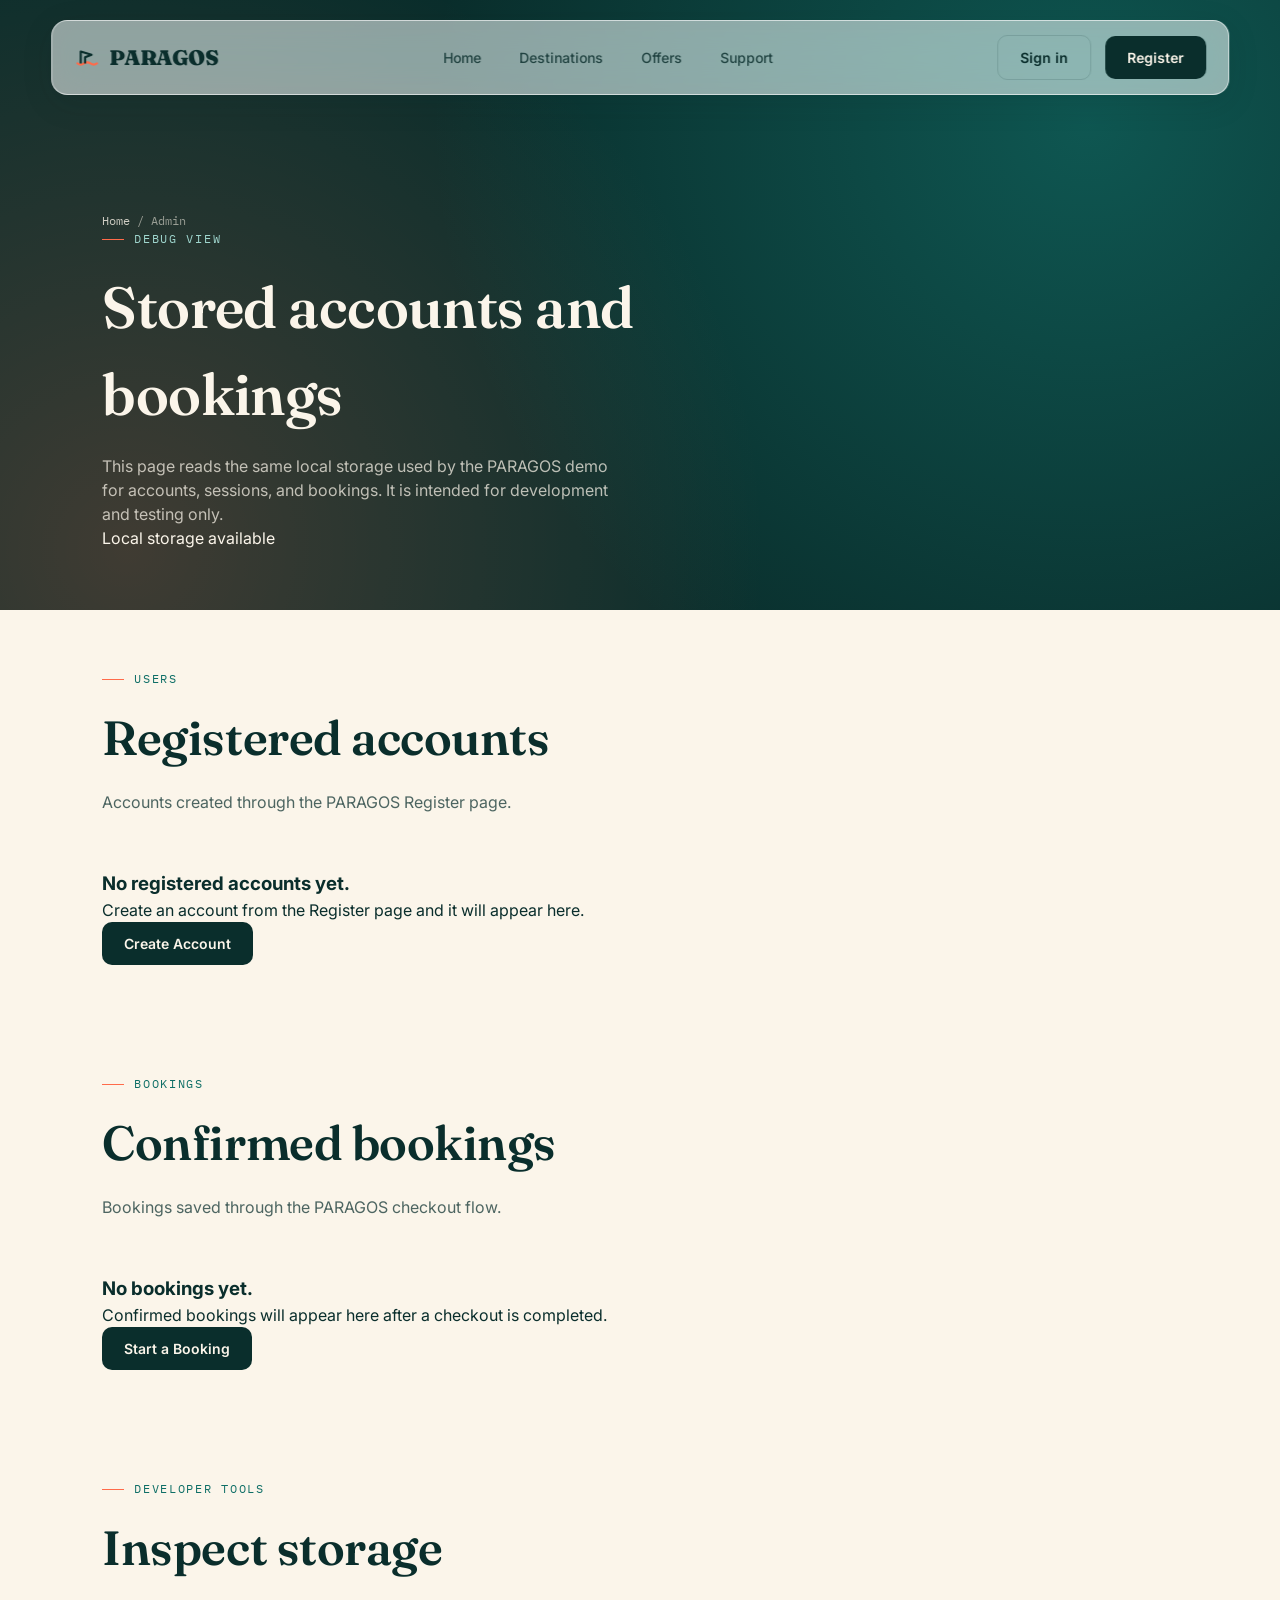
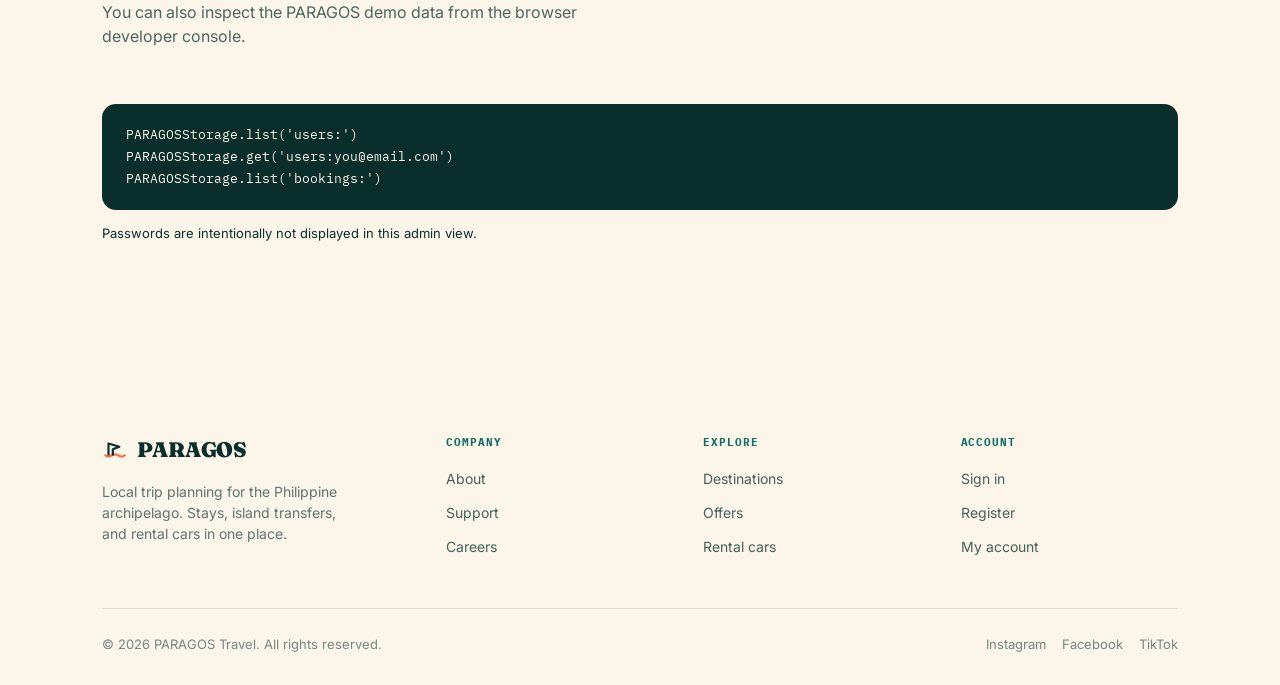
<file: admin.html>
<!DOCTYPE html>
<html lang="en">
<head>
<meta charset="UTF-8">
<meta name="viewport" content="width=device-width, initial-scale=1.0">

<title>Admin (demo) — PARAGOS</title>

<link rel="preconnect" href="https://fonts.googleapis.com">
<link rel="preconnect" href="https://fonts.gstatic.com" crossorigin>

<link href="https://fonts.googleapis.com/css2?family=Fraunces:ital,wght@0,400;0,600;0,900;1,500&family=Inter:wght@400;500;600;700&family=IBM+Plex+Mono:wght@400;500&display=swap" rel="stylesheet">

<link rel="stylesheet" href="assets/style.css">
<link rel="stylesheet" href="assets/pages.css">
</head>

<body data-no-chatbot>

<!-- NAVBAR -->
<nav class="navbar" id="siteNav" aria-label="Main navigation"></nav>


<!-- PAGE HEADER -->
<header
  class="page-header"
  style="padding-bottom:60px;">

  <div class="page-header-inner">

    <div class="breadcrumb">
      <a href="index.html">
        Home
      </a>
      /
      Admin
    </div>


    <div class="eyebrow">
      Debug view
    </div>


    <h1>
      Stored accounts and bookings
    </h1>


    <p>
      This page reads the same local storage used by the
      PARAGOS demo for accounts, sessions, and bookings.
      It is intended for development and testing only.
    </p>


    <div
      class="storage-pill"
      id="storagePill">

      <span class="storage-dot"></span>

      <span id="storageLabel">
        Checking storage...
      </span>

    </div>

  </div>

</header>


<!-- USERS -->
<section
  class="section"
  style="padding-top:60px;">

  <div class="section-head">

    <div class="eyebrow">
      Users
    </div>

    <h2>
      Registered accounts
    </h2>

    <p>
      Accounts created through the PARAGOS Register page.
    </p>

  </div>


  <div id="usersWrap">

    <div class="empty-state">
      Loading accounts...
    </div>

  </div>

</section>


<!-- BOOKINGS -->
<section
  class="section"
  style="padding-top:0;">

  <div class="section-head">

    <div class="eyebrow">
      Bookings
    </div>

    <h2>
      Confirmed bookings
    </h2>

    <p>
      Bookings saved through the PARAGOS checkout flow.
    </p>

  </div>


  <div id="bookingsWrap">

    <div class="empty-state">
      Loading bookings...
    </div>

  </div>

</section>


<!-- STORAGE CONSOLE -->
<section
  class="section"
  style="padding-top:0;">

  <div class="section-head">

    <div class="eyebrow">
      Developer tools
    </div>

    <h2>
      Inspect storage
    </h2>

    <p>
      You can also inspect the PARAGOS demo data from the
      browser developer console.
    </p>

  </div>


  <pre
    style="
      background:var(--ink);
      color:var(--sand);
      padding:20px 24px;
      border-radius:14px;
      font-family:'IBM Plex Mono',monospace;
      font-size:13px;
      line-height:1.7;
      overflow-x:auto;
    ">PARAGOSStorage.list('users:')
PARAGOSStorage.get('users:you@email.com')
PARAGOSStorage.list('bookings:')</pre>


  <p
    style="
      margin-top:14px;
      font-size:13px;
      color:var(--muted);
    ">

    Passwords are intentionally not displayed in this
    admin view.

  </p>

</section>


<!-- FOOTER -->
<footer>

  <div class="footer-top">


    <div class="footer-brand">

      <a href="index.html" class="logo">

        <svg viewBox="0 0 24 24" fill="none">

          <path
            d="M3 17c2 1.4 4 1.4 6 0s4-1.4 6 0 4 1.4 6 0"
            stroke="#FF6B4A"
            stroke-width="2"
            stroke-linecap="round"/>

          <path
            d="M6 17V6l10 3-6 2.4V17"
            stroke="#0A2E2C"
            stroke-width="2"
            stroke-linejoin="round"/>

        </svg>

        PARAGOS

      </a>


      <p>
        Local trip planning for the Philippine archipelago.
        Stays, island transfers, and rental cars in one place.
      </p>

    </div>


    <div class="footer-col">

      <h5>
        Company
      </h5>

      <ul>

        <li>
          <a href="about.html">
            About
          </a>
        </li>

        <li>
          <a href="support.html">
            Support
          </a>
        </li>

        <li>
          <a href="#">
            Careers
          </a>
        </li>

      </ul>

    </div>


    <div class="footer-col">

      <h5>
        Explore
      </h5>

      <ul>

        <li>
          <a href="destinations.html">
            Destinations
          </a>
        </li>

        <li>
          <a href="offers.html">
            Offers
          </a>
        </li>

        <li>
          <a href="booking.html">
            Rental cars
          </a>
        </li>

      </ul>

    </div>


    <div class="footer-col">

      <h5>
        Account
      </h5>

      <ul>

        <li>
          <a href="signin.html">
            Sign in
          </a>
        </li>

        <li>
          <a href="register.html">
            Register
          </a>
        </li>

        <li>
          <a href="authenticated.html">
            My account
          </a>
        </li>

      </ul>

    </div>


  </div>


  <div class="footer-bottom">

    <span>
      © 2026 PARAGOS Travel. All rights reserved.
    </span>

    <div class="socials">

      <a href="#">
        Instagram
      </a>

      <a href="#">
        Facebook
      </a>

      <a href="#">
        TikTok
      </a>

    </div>

  </div>

</footer>


<!-- CENTRAL PARAGOS DATA -->
<script src="assets/data/destinations.js"></script>
<script src="assets/data/stays.js"></script>
<script src="assets/data/vehicles.js"></script>
<script src="assets/data/offers.js"></script>
<script src="assets/data/faqs.js"></script>
<script src="assets/data/policies.js"></script>

<script src="assets/main.js"></script>


<script>
(function(){

  "use strict";


  /* -----------------------------------------
     ELEMENTS
  ----------------------------------------- */

  const usersWrap =
    document.getElementById("usersWrap");

  const bookingsWrap =
    document.getElementById("bookingsWrap");

  const storagePill =
    document.getElementById("storagePill");

  const storageLabel =
    document.getElementById("storageLabel");


  /* -----------------------------------------
     HELPERS
  ----------------------------------------- */

  function escapeHTML(value){

    return String(value ?? "")
      .replace(/&/g, "&amp;")
      .replace(/</g, "&lt;")
      .replace(/>/g, "&gt;")
      .replace(/"/g, "&quot;")
      .replace(/'/g, "&#039;");

  }


  function formatPHP(value){

    const number =
      Number(value);

    if(
      window.PARAGOS &&
      typeof window.PARAGOS.formatPHP === "function"
    ){

      return window.PARAGOS.formatPHP(number);

    }

    if(!Number.isFinite(number)){

      return "₱0";

    }

    return "₱" +
      number.toLocaleString(
        "en-PH"
      );

  }


  function formatDate(value){

    if(!value){

      return "—";

    }


    const date =
      new Date(value);


    if(Number.isNaN(date.getTime())){

      return String(value);

    }


    return date.toLocaleDateString(
      "en-PH",
      {
        year: "numeric",
        month: "short",
        day: "numeric"
      }
    );

  }


  function getField(object, fields, fallback){

    if(!object){

      return fallback;

    }


    for(
      let i = 0;
      i < fields.length;
      i++
    ){

      const value =
        object[fields[i]];


      if(
        value !== undefined &&
        value !== null &&
        value !== ""
      ){

        return value;

      }

    }


    return fallback;

  }


  function getAuth(){

    if(window.PARAGOSAuth){

      return window.PARAGOSAuth;

    }


    if(window.KatigAuth){

      return window.KatigAuth;

    }


    return null;

  }


  /* -----------------------------------------
     NAV AUTH STATE
  ----------------------------------------- */

  function setupNav(){

    const auth =
      getAuth();


    const session =
      auth &&
      typeof auth.getSession === "function"
        ? auth.getSession()
        : null;


    const navUser =
      document.getElementById("navUser");

    const navAuthLink =
      document.getElementById("navAuthLink");

    const navLogout =
      document.getElementById("navLogout");


    if(!session){

      if(navUser){

        navUser.style.display =
          "none";

      }


      if(navAuthLink){

        navAuthLink.textContent =
          "Sign in";

        navAuthLink.href =
          "signin.html";

        navAuthLink.style.display =
          "inline-flex";

      }


      if(navLogout){

        navLogout.style.display =
          "none";

      }


      return;

    }


    if(navUser){

      navUser.textContent =
        session.name ||
        session.email ||
        "Account";

      navUser.style.display =
        "inline-flex";

    }


    if(navAuthLink){

      navAuthLink.textContent =
        "My account";

      navAuthLink.href =
        "authenticated.html";

      navAuthLink.style.display =
        "inline-flex";

    }


    if(navLogout){

      navLogout.style.display =
        "inline-flex";


      navLogout.addEventListener(
        "click",
        function(){

          if(
            auth &&
            typeof auth.clearSession === "function"
          ){

            auth.clearSession();

          }


          window.location.href =
            "signin.html";

        }
      );

    }

  }


  setupNav();


  /* -----------------------------------------
     STORAGE STATUS
  ----------------------------------------- */

  function updateStorageStatus(){

    let available =
      false;


    try{

      const testKey =
        "__paragos_storage_test__";


      localStorage.setItem(
        testKey,
        "1"
      );

      localStorage.removeItem(
        testKey
      );


      available =
        true;

    }catch(error){

      available =
        false;

    }


    if(
      available &&
      storageLabel
    ){

      storageLabel.textContent =
        "Local storage available";

      if(storagePill){

        storagePill.setAttribute(
          "data-status",
          "ready"
        );

      }

    }else if(storageLabel){

      storageLabel.textContent =
        "Local storage unavailable";

      if(storagePill){

        storagePill.setAttribute(
          "data-status",
          "error"
        );

      }

    }

  }


  updateStorageStatus();


  /* -----------------------------------------
     GET USERS
  ----------------------------------------- */

  function getUsers(){

    const auth =
      getAuth();


    if(
      auth &&
      typeof auth.getUsers === "function"
    ){

      const users =
        auth.getUsers();


      return Array.isArray(users)
        ? users
        : [];

    }


    try{

      const raw =
        localStorage.getItem(
          "paragos:users"
        );


      const parsed =
        raw
          ? JSON.parse(raw)
          : [];


      return Array.isArray(parsed)
        ? parsed
        : [];

    }catch(error){

      return [];

    }

  }


  /* -----------------------------------------
     RENDER USERS
  ----------------------------------------- */

  function renderUsers(){

    if(!usersWrap){

      return;

    }


    const users =
      getUsers();


    if(!users.length){

      usersWrap.innerHTML = `
        <div class="empty-state">
          <h3>No registered accounts yet.</h3>
          <p>Create an account from the Register page and it will appear here.</p>
          <a href="register.html" class="btn btn-primary">
            Create Account
          </a>
        </div>
      `;

      return;

    }


    const sortedUsers =
      users
        .slice()
        .sort(function(a, b){

          const dateA =
            new Date(
              getField(
                a,
                ["createdAt", "created_at"],
                0
              )
            ).getTime();


          const dateB =
            new Date(
              getField(
                b,
                ["createdAt", "created_at"],
                0
              )
            ).getTime();


          return dateB - dateA;

        });


    usersWrap.innerHTML = `

      <div
        style="
          display:grid;
          gap:14px;
        ">

        ${sortedUsers.map(function(user, index){

          const name =
            getField(
              user,
              ["name", "fullName", "full_name"],
              "Unnamed user"
            );


          const email =
            getField(
              user,
              ["email"],
              "No email"
            );


          const createdAt =
            getField(
              user,
              ["createdAt", "created_at"],
              null
            );


          return `

            <article
              class="card"
              style="
                padding:22px;
                display:flex;
                justify-content:space-between;
                align-items:center;
                gap:20px;
                flex-wrap:wrap;
              ">

              <div>

                <div
                  class="eyebrow"
                  style="margin-bottom:6px;">
                  Account ${index + 1}
                </div>

                <h3
                  style="
                    margin:0 0 6px;
                  ">
                  ${escapeHTML(name)}
                </h3>

                <p
                  style="
                    margin:0;
                    color:var(--muted);
                  ">
                  ${escapeHTML(email)}
                </p>

              </div>


              <div
                style="
                  text-align:right;
                  font-family:'IBM Plex Mono',monospace;
                  font-size:12px;
                  color:var(--muted);
                ">

                <div>
                  Created
                </div>

                <strong>
                  ${escapeHTML(
                    formatDate(createdAt)
                  )}
                </strong>

              </div>

            </article>

          `;

        }).join("")}

      </div>

    `;

  }


  /* -----------------------------------------
     GET BOOKINGS
  ----------------------------------------- */

  async function getBookings(){

    const storage =
      window.PARAGOSStorage ||
      window.KatigStorage;


    if(
      storage &&
      typeof storage.list === "function"
    ){

      try{

        const result =
          await storage.list(
            "bookings:"
          );


        if(Array.isArray(result)){

          return result;

        }

      }catch(error){

        console.warn(
          "Could not load bookings with PARAGOSStorage:",
          error
        );

      }

    }


    /*
     * Fallback for the localStorage demo.
     * Supports the centralized paragos: prefix.
     */
    const bookings =
      [];


    try{

      for(
        let i = 0;
        i < localStorage.length;
        i++
      ){

        const key =
          localStorage.key(i);


        if(
          !key ||
          !(
            key.startsWith("paragos:bookings:") ||
            key.startsWith("bookings:")
          )
        ){

          continue;

        }


        const raw =
          localStorage.getItem(key);


        if(!raw){

          continue;

        }


        try{

          const parsed =
            JSON.parse(raw);


          if(parsed){

            bookings.push(parsed);

          }

        }catch(error){

          /* Ignore malformed demo records. */

        }

      }

    }catch(error){

      console.warn(
        "Could not inspect localStorage:",
        error
      );

    }


    return bookings;

  }


  /* -----------------------------------------
     DESTINATION / STAY / VEHICLE LOOKUPS
  ----------------------------------------- */

  function getData(){

    return window.PARAGOS || {};

  }


  function getDestination(id){

    const data =
      getData();


    if(
      data &&
      typeof data.getDestination === "function"
    ){

      return data.getDestination(id);

    }


    const destinations =
      data.destinations || [];


    return destinations.find(function(item){

      return String(
        getField(
          item,
          ["id", "code", "slug"],
          ""
        )
      ).toLowerCase() ===
      String(id || "").toLowerCase();

    }) || null;

  }


  function getStay(id){

    const data =
      getData();


    if(
      data &&
      typeof data.getStay === "function"
    ){

      return data.getStay(id);

    }


    const stays =
      data.stays || [];


    return stays.find(function(item){

      return String(
        getField(
          item,
          ["id", "code", "slug"],
          ""
        )
      ).toLowerCase() ===
      String(id || "").toLowerCase();

    }) || null;

  }


  function getVehicle(id){

    const data =
      getData();


    if(
      data &&
      typeof data.getVehicle === "function"
    ){

      return data.getVehicle(id);

    }


    const vehicles =
      data.vehicles || [];


    return vehicles.find(function(item){

      return String(
        getField(
          item,
          ["id", "code", "slug"],
          ""
        )
      ).toLowerCase() ===
      String(id || "").toLowerCase();

    }) || null;

  }


  /* -----------------------------------------
     BOOKING VALUE HELPERS
  ----------------------------------------- */

  function getBookingDestination(booking){

    return getField(
      booking,
      [
        "destinationId",
        "destination",
        "destination_id"
      ],
      ""
    );

  }


  function getBookingStay(booking){

    return getField(
      booking,
      [
        "stayId",
        "stay",
        "stay_id"
      ],
      ""
    );

  }


  function getBookingVehicle(booking){

    return getField(
      booking,
      [
        "vehicleId",
        "vehicle",
        "vehicle_id",
        "carId"
      ],
      ""
    );

  }


  /* -----------------------------------------
     RENDER BOOKINGS
  ----------------------------------------- */

  async function renderBookings(){

    if(!bookingsWrap){

      return;

    }


    bookingsWrap.innerHTML = `
      <div class="empty-state">
        Loading bookings...
      </div>
    `;


    const bookings =
      await getBookings();


    if(!bookings.length){

      bookingsWrap.innerHTML = `

        <div class="empty-state">

          <h3>
            No bookings yet.
          </h3>

          <p>
            Confirmed bookings will appear here
            after a checkout is completed.
          </p>

          <a
            href="booking.html"
            class="btn btn-primary">

            Start a Booking

          </a>

        </div>

      `;

      return;

    }


    const sortedBookings =
      bookings
        .slice()
        .sort(function(a, b){

          const dateA =
            new Date(
              getField(
                a,
                [
                  "createdAt",
                  "created_at",
                  "bookedAt",
                  "booked_at"
                ],
                0
              )
            ).getTime();


          const dateB =
            new Date(
              getField(
                b,
                [
                  "createdAt",
                  "created_at",
                  "bookedAt",
                  "booked_at"
                ],
                0
              )
            ).getTime();


          return dateB - dateA;

        });


    bookingsWrap.innerHTML = `

      <div
        style="
          display:grid;
          gap:16px;
        ">

        ${sortedBookings.map(function(booking, index){

          const reference =
            getField(
              booking,
              [
                "reference",
                "bookingReference",
                "booking_reference",
                "id"
              ],
              "Booking " + (index + 1)
            );


          const email =
            getField(
              booking,
              [
                "email",
                "customerEmail",
                "customer_email"
              ],
              "—"
            );


          const name =
            getField(
              booking,
              [
                "name",
                "customerName",
                "customer_name"
              ],
              ""
            );


          const destinationId =
            getBookingDestination(
              booking
            );


          const stayId =
            getBookingStay(
              booking
            );


          const vehicleId =
            getBookingVehicle(
              booking
            );


          const destination =
            getDestination(
              destinationId
            );


          const stay =
            getStay(
              stayId
            );


          const vehicle =
            getVehicle(
              vehicleId
            );


          const destinationName =
            destination
              ? getField(
                  destination,
                  ["name", "title"],
                  destinationId || "Destination"
                )
              : destinationId || "Destination";


          const destinationCode =
            destination
              ? getField(
                  destination,
                  ["code", "airportCode"],
                  ""
                )
              : "";


          const stayName =
            stay
              ? getField(
                  stay,
                  ["name", "title"],
                  "Selected stay"
                )
              : (
                  stayId
                    ? stayId
                    : "No stay"
                );


          const vehicleName =
            vehicle
              ? getField(
                  vehicle,
                  ["name", "title"],
                  "Rental vehicle"
                )
              : (
                  vehicleId
                    ? vehicleId
                    : "No rental"
                );


          const checkin =
            getField(
              booking,
              [
                "checkin",
                "checkIn",
                "check_in",
                "startDate",
                "start_date"
              ],
              ""
            );


          const checkout =
            getField(
              booking,
              [
                "checkout",
                "checkOut",
                "check_out",
                "endDate",
                "end_date"
              ],
              ""
            );


          const travelers =
            getField(
              booking,
              [
                "travelers",
                "travellerCount",
                "travelerCount",
                "guests",
                "passengers"
              ],
              "—"
            );


          const total =
            getField(
              booking,
              [
                "total",
                "grandTotal",
                "grand_total",
                "amount"
              ],
              0
            );


          const status =
            getField(
              booking,
              ["status"],
              "confirmed"
            );


          return `

            <article
              class="card"
              style="
                padding:24px;
              ">


              <div
                style="
                  display:flex;
                  justify-content:space-between;
                  align-items:flex-start;
                  gap:20px;
                  flex-wrap:wrap;
                  margin-bottom:20px;
                ">

                <div>

                  <div
                    class="eyebrow"
                    style="margin-bottom:7px;">

                    ${escapeHTML(
                      String(reference)
                    )}

                  </div>


                  <h3
                    style="
                      margin:0 0 5px;
                    ">

                    ${escapeHTML(
                      String(destinationName)
                    )}

                    ${
                      destinationCode
                        ? `
                          <span
                            style="
                              font-family:'IBM Plex Mono',monospace;
                              font-size:12px;
                              color:var(--muted);
                            ">
                            ${escapeHTML(
                              String(destinationCode)
                            )}
                          </span>
                        `
                        : ""
                    }

                  </h3>


                  ${
                    name
                      ? `
                        <p
                          style="
                            margin:0;
                            color:var(--muted);
                          ">
                          ${escapeHTML(
                            String(name)
                          )}
                        </p>
                      `
                      : ""
                  }


                  <p
                    style="
                      margin:5px 0 0;
                      color:var(--muted);
                    ">

                    ${escapeHTML(
                      String(email)
                    )}

                  </p>

                </div>


                <div
                  style="
                    text-align:right;
                  ">

                  <div
                    style="
                      font-family:'IBM Plex Mono',monospace;
                      font-size:12px;
                      text-transform:uppercase;
                      color:var(--muted);
                      margin-bottom:4px;
                    ">

                    Status

                  </div>


                  <strong>

                    ${escapeHTML(
                      String(status)
                    )}

                  </strong>

                </div>

              </div>


              <div
                style="
                  display:grid;
                  grid-template-columns:
                    repeat(auto-fit,minmax(150px,1fr));
                  gap:14px;
                ">


                <div>

                  <div
                    style="
                      font-size:11px;
                      text-transform:uppercase;
                      letter-spacing:.08em;
                      color:var(--muted);
                      margin-bottom:4px;
                    ">

                    Travel dates

                  </div>

                  <strong>

                    ${escapeHTML(
                      formatDate(checkin)
                    )}

                    →

                    ${escapeHTML(
                      formatDate(checkout)
                    )}

                  </strong>

                </div>


                <div>

                  <div
                    style="
                      font-size:11px;
                      text-transform:uppercase;
                      letter-spacing:.08em;
                      color:var(--muted);
                      margin-bottom:4px;
                    ">

                    Travelers

                  </div>

                  <strong>

                    ${escapeHTML(
                      String(travelers)
                    )}

                  </strong>

                </div>


                <div>

                  <div
                    style="
                      font-size:11px;
                      text-transform:uppercase;
                      letter-spacing:.08em;
                      color:var(--muted);
                      margin-bottom:4px;
                    ">

                    Stay

                  </div>

                  <strong>

                    ${escapeHTML(
                      String(stayName)
                    )}

                  </strong>

                </div>


                <div>

                  <div
                    style="
                      font-size:11px;
                      text-transform:uppercase;
                      letter-spacing:.08em;
                      color:var(--muted);
                      margin-bottom:4px;
                    ">

                    Rental

                  </div>

                  <strong>

                    ${escapeHTML(
                      String(vehicleName)
                    )}

                  </strong>

                </div>


                <div>

                  <div
                    style="
                      font-size:11px;
                      text-transform:uppercase;
                      letter-spacing:.08em;
                      color:var(--muted);
                      margin-bottom:4px;
                    ">

                    Total

                  </div>

                  <strong>

                    ${escapeHTML(
                      formatPHP(total)
                    )}

                  </strong>

                </div>


              </div>

            </article>

          `;

        }).join("")}

      </div>

    `;

  }


  /* -----------------------------------------
     INITIALIZE
  ----------------------------------------- */

  async function init(){

    renderUsers();

    await renderBookings();

  }


  init();

})();
</script>

</body>
</html>
</file>
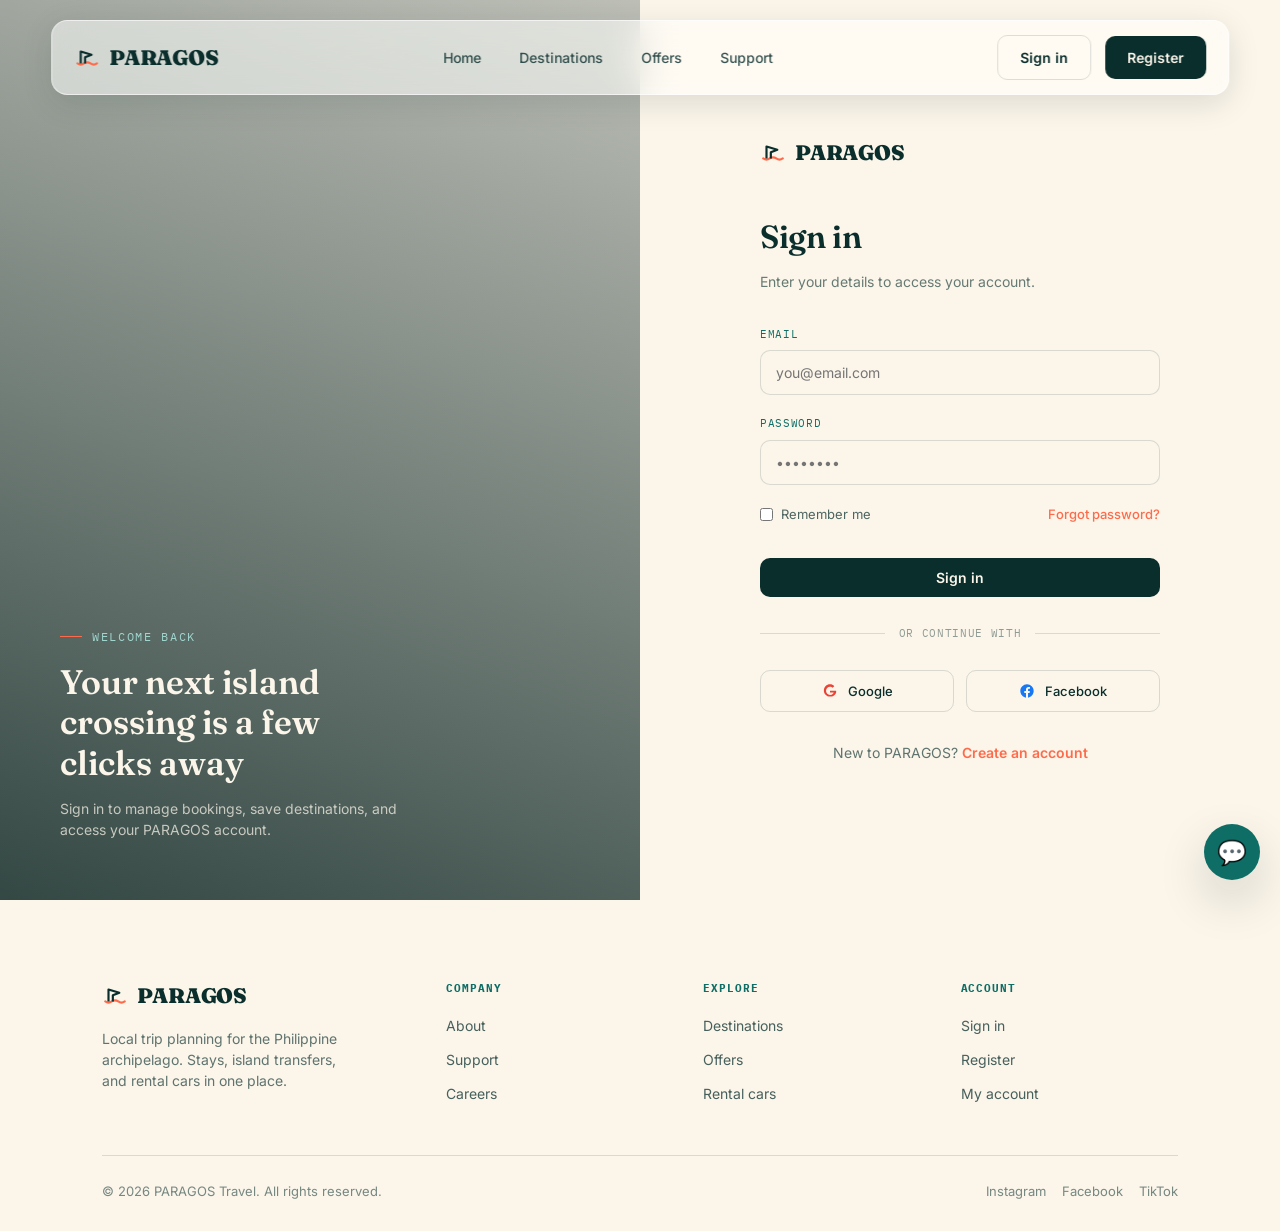
<file: authenticated.html>
<!DOCTYPE html>
<html lang="en">
<head>
<meta charset="UTF-8">
<meta name="viewport" content="width=device-width, initial-scale=1.0">

<title>My Account — PARAGOS</title>

<link rel="preconnect" href="https://fonts.googleapis.com">
<link rel="preconnect" href="https://fonts.gstatic.com" crossorigin>

<link href="https://fonts.googleapis.com/css2?family=Fraunces:wght@400;600;900&family=Inter:wght@400;500;600;700&display=swap" rel="stylesheet">

<link rel="stylesheet" href="assets/style.css">
<link rel="stylesheet" href="assets/pages.css">
</head>

<body>

<!-- AUTHENTICATED NAVBAR -->
<nav class="navbar" id="siteNav" aria-label="Main navigation"></nav>


<!-- ACCOUNT PAGE -->
<main style="padding:70px 5vw; min-height:70vh;">

  <section style="max-width:1000px; margin:auto;">

    <div class="eyebrow">MY ACCOUNT</div>

    <h1>
      Welcome back,
      <span id="userName"></span>!
    </h1>

    <p class="sub">
      Manage your PARAGOS account, bookings and travel information.
    </p>


    <!-- ACCOUNT INFORMATION -->
    <div class="auth-card" style="margin-top:32px;">

      <h2>Account Information</h2>

      <div style="
        display:grid;
        grid-template-columns:repeat(auto-fit,minmax(220px,1fr));
        gap:22px;
        margin-top:22px;
      ">

        <div>
          <label>Full Name</label>
          <div id="accountName" style="margin-top:7px;font-weight:600;"></div>
        </div>

        <div>
          <label>Email Address</label>
          <div id="accountEmail" style="margin-top:7px;font-weight:600;"></div>
        </div>

        <div>
          <label>Account Status</label>
          <div style="color:#0E6E66;font-weight:600;margin-top:7px;">
            ✓ Authenticated
          </div>
        </div>

      </div>

      <div style="
        display:flex;
        gap:14px;
        flex-wrap:wrap;
        margin-top:30px;
      ">

        <a href="booking.html" class="btn btn-primary">
          Book a Trip
        </a>

        <a href="destinations.html" class="btn btn-ghost">
          Explore Destinations
        </a>

      </div>

    </div>


    <!-- BOOKINGS -->
    <div class="auth-card" style="margin-top:28px;">

      <div style="
        display:flex;
        justify-content:space-between;
        align-items:center;
        gap:20px;
        flex-wrap:wrap;
      ">

        <div>
          <h2 style="margin-bottom:6px;">
            My Bookings
          </h2>

          <p class="sub" style="margin:0;">
            Your PARAGOS bookings saved on this device.
          </p>
        </div>

        <a href="booking.html" class="btn btn-primary">
          New Booking
        </a>

      </div>


      <div id="bookingList" style="margin-top:24px;">
        <div style="
          padding:24px;
          border:1px solid rgba(10,46,44,.12);
          border-radius:14px;
          text-align:center;
          color:#60716F;
        ">
          Loading bookings...
        </div>
      </div>

    </div>

  </section>

</main>


<footer>
  <div class="footer-bottom" style="justify-content:center;">
    © 2026 PARAGOS Travel. All rights reserved.
  </div>
</footer>


<!-- CENTRAL PARAGOS DATA -->
<script src="assets/data/destinations.js"></script>
<script src="assets/data/stays.js"></script>
<script src="assets/data/vehicles.js"></script>
<script src="assets/data/offers.js"></script>
<script src="assets/data/faqs.js"></script>
<script src="assets/data/policies.js"></script>

<script src="assets/main.js"></script>


<script>
(function(){

  /* -----------------------------------------
     AUTHENTICATION
  ----------------------------------------- */

  const session = requireAuth();

  if(!session){
    return;
  }


  /* -----------------------------------------
     ACCOUNT INFORMATION
  ----------------------------------------- */

  const userName = document.getElementById("userName");
  const accountName = document.getElementById("accountName");
  const accountEmail = document.getElementById("accountEmail");
  const navUser = document.getElementById("navUser");

  const displayName = session.name || "Traveler";
  const displayEmail = session.email || "";

  if(userName){
    userName.textContent = displayName;
  }

  if(accountName){
    accountName.textContent = displayName;
  }

  if(accountEmail){
    accountEmail.textContent = displayEmail;
  }

  if(navUser){
    navUser.textContent = displayName;
  }


  /* -----------------------------------------
     LOGOUT
  ----------------------------------------- */

  const logoutBtn = document.getElementById("logoutBtn");

  if(logoutBtn){

    logoutBtn.addEventListener("click", function(){

      if(window.PARAGOSAuth && typeof window.PARAGOSAuth.clearSession === "function"){

        window.PARAGOSAuth.clearSession();

      }else if(window.KatigAuth && typeof window.KatigAuth.clearSession === "function"){

        window.KatigAuth.clearSession();

      }

      window.location.href = "signin.html";

    });

  }


  /* -----------------------------------------
     DATA HELPERS
  ----------------------------------------- */

  const data = window.PARAGOS_DATA || {};

  const destinations = Array.isArray(data.destinations)
    ? data.destinations
    : [];

  const stays = Array.isArray(data.stays)
    ? data.stays
    : [];

  const vehicles = Array.isArray(data.vehicles)
    ? data.vehicles
    : [];


  function getDestination(id){

    if(!id){
      return null;
    }

    return destinations.find(function(item){

      return String(
        item.id ??
        item.code ??
        item.destinationId
      ) === String(id);

    }) || null;

  }


  function getStay(id){

    if(!id){
      return null;
    }

    return stays.find(function(item){

      return String(
        item.id ??
        item.stayId
      ) === String(id);

    }) || null;

  }


  function getVehicle(id){

    if(!id){
      return null;
    }

    return vehicles.find(function(item){

      return String(
        item.id ??
        item.vehicleId
      ) === String(id);

    }) || null;

  }


  function formatPHP(value){

    const amount = Number(value) || 0;

    return "₱" + amount.toLocaleString("en-PH", {
      minimumFractionDigits: 2,
      maximumFractionDigits: 2
    });

  }


  function escapeHTML(value){

    return String(value ?? "")
      .replace(/&/g, "&amp;")
      .replace(/</g, "&lt;")
      .replace(/>/g, "&gt;")
      .replace(/"/g, "&quot;")
      .replace(/'/g, "&#039;");

  }


  function formatDate(value){

    if(!value){
      return "—";
    }

    const date = new Date(value + "T00:00:00");

    if(Number.isNaN(date.getTime())){
      return value;
    }

    return date.toLocaleDateString("en-PH", {
      month: "short",
      day: "numeric",
      year: "numeric"
    });

  }


  /* -----------------------------------------
     GET CURRENT USER BOOKINGS
  ----------------------------------------- */

  function loadBookings(){

    let bookings = [];


    if(
      window.PARAGOS &&
      typeof window.PARAGOS.getUserBookings === "function"
    ){

      bookings = window.PARAGOS.getUserBookings(
        session.email
      );

    }else if(
      window.PARAGOSAuth &&
      typeof window.PARAGOSAuth.getUserBookings === "function"
    ){

      bookings = window.PARAGOSAuth.getUserBookings(
        session.email
      );

    }


    if(!Array.isArray(bookings)){
      bookings = [];
    }


    return bookings.sort(function(a,b){

      const first = new Date(
        a.createdAt || 0
      ).getTime();

      const second = new Date(
        b.createdAt || 0
      ).getTime();

      return second - first;

    });

  }


  /* -----------------------------------------
     BOOKING CARD
  ----------------------------------------- */

  function renderBooking(booking){

    /* bookings store destination/stay/vehicle as objects
       ({id, name, ...}) or, in older data, as plain ids */
    function refId(value){
      return value && typeof value === "object"
        ? value.id
        : value;
    }

    function refName(value){
      return value && typeof value === "object"
        ? value.name
        : "";
    }

    const destination =
      getDestination(
        booking.destinationId ||
        refId(booking.destination)
      );

    const stay =
      getStay(
        booking.stayId ||
        refId(booking.stay)
      );

    const vehicle =
      getVehicle(
        booking.vehicleId ||
        refId(booking.vehicle)
      );


    const destinationName =
      booking.destinationName ||
      refName(booking.destination) ||
      destination?.name ||
      (typeof booking.destination === "string" ? booking.destination : "") ||
      "Philippines";


    const destinationCode =
      booking.destinationCode ||
      (booking.destination && booking.destination.code) ||
      destination?.code ||
      "";


    const stayName =
      booking.stayName ||
      refName(booking.stay) ||
      stay?.name ||
      (typeof booking.stay === "string" ? booking.stay : "") ||
      "No stay selected";


    const vehicleName =
      booking.vehicleName ||
      refName(booking.vehicle) ||
      vehicle?.name ||
      (typeof booking.vehicle === "string" ? booking.vehicle : "") ||
      "No rental";


    const travelers =
      Number(
        booking.travelers ??
        booking.guests ??
        1
      ) || 1;


    const total =
      Number(
        booking.total ??
        booking.pricing?.total ??
        booking.amount ??
        0
      ) || 0;


    const reference =
      booking.reference ||
      booking.referenceNumber ||
      booking.id ||
      "PARAGOS";


    const status =
      booking.status ||
      "confirmed";


    const statusText =
      String(status)
        .replace(/[-_]/g, " ")
        .replace(/\b\w/g, function(letter){
          return letter.toUpperCase();
        });


    return `
      <article style="
        border:1px solid rgba(10,46,44,.12);
        border-radius:16px;
        padding:22px;
        margin-bottom:16px;
        background:#fff;
      ">

        <div style="
          display:flex;
          justify-content:space-between;
          align-items:flex-start;
          gap:18px;
          flex-wrap:wrap;
        ">

          <div>

            <div style="
              font-family:'IBM Plex Mono',monospace;
              font-size:.78rem;
              letter-spacing:.06em;
              color:#60716F;
              margin-bottom:6px;
            ">
              ${escapeHTML(reference)}
            </div>

            <h3 style="margin:0 0 5px;">
              ${escapeHTML(destinationName)}
              ${destinationCode
                ? `<span style="
                    font-family:'IBM Plex Mono',monospace;
                    font-size:.72rem;
                    color:#60716F;
                    margin-left:7px;
                  ">${escapeHTML(destinationCode)}</span>`
                : ""
              }
            </h3>

            <div style="
              color:#60716F;
              font-size:.92rem;
            ">
              ${escapeHTML(formatDate(booking.checkin || booking.startDate))}
              →
              ${escapeHTML(formatDate(booking.checkout || booking.endDate))}
              ·
              ${travelers} traveler${travelers === 1 ? "" : "s"}
            </div>

          </div>


          <div style="
            display:inline-flex;
            align-items:center;
            padding:7px 11px;
            border-radius:999px;
            background:rgba(14,110,102,.09);
            color:#0E6E66;
            font-size:.82rem;
            font-weight:700;
            text-transform:capitalize;
          ">
            ${escapeHTML(statusText)}
          </div>

        </div>


        <div style="
          display:grid;
          grid-template-columns:repeat(auto-fit,minmax(180px,1fr));
          gap:16px;
          margin-top:20px;
          padding-top:18px;
          border-top:1px solid rgba(10,46,44,.08);
        ">

          <div>
            <div style="
              font-size:.76rem;
              text-transform:uppercase;
              letter-spacing:.08em;
              color:#60716F;
            ">
              Stay
            </div>

            <div style="
              margin-top:5px;
              font-weight:600;
            ">
              ${escapeHTML(stayName)}
            </div>
          </div>


          <div>
            <div style="
              font-size:.76rem;
              text-transform:uppercase;
              letter-spacing:.08em;
              color:#60716F;
            ">
              Rental Car
            </div>

            <div style="
              margin-top:5px;
              font-weight:600;
            ">
              ${escapeHTML(vehicleName)}
            </div>
          </div>


          <div>
            <div style="
              font-size:.76rem;
              text-transform:uppercase;
              letter-spacing:.08em;
              color:#60716F;
            ">
              Total
            </div>

            <div style="
              margin-top:5px;
              font-weight:700;
              color:#0A2E2C;
            ">
              ${formatPHP(total)}
            </div>
          </div>

        </div>

      </article>
    `;

  }


  /* -----------------------------------------
     RENDER BOOKINGS
  ----------------------------------------- */

  function renderBookings(){

    const bookingList =
      document.getElementById("bookingList");

    if(!bookingList){
      return;
    }


    const bookings = loadBookings();


    if(!bookings.length){

      bookingList.innerHTML = `
        <div style="
          padding:32px 24px;
          border:1px dashed rgba(10,46,44,.18);
          border-radius:14px;
          text-align:center;
        ">

          <div style="
            font-size:2rem;
            margin-bottom:10px;
          ">
            ✈
          </div>

          <h3 style="margin-bottom:8px;">
            No bookings yet
          </h3>

          <p class="sub" style="
            margin:0 auto 20px;
            max-width:500px;
          ">
            Your confirmed PARAGOS trips will appear here after you complete a booking.
          </p>

          <a href="booking.html" class="btn btn-primary">
            Book Your First Trip
          </a>

        </div>
      `;

      return;

    }


    bookingList.innerHTML =
      bookings.map(renderBooking).join("");

  }


  renderBookings();


})();
</script>

</body>
</html>
</file>
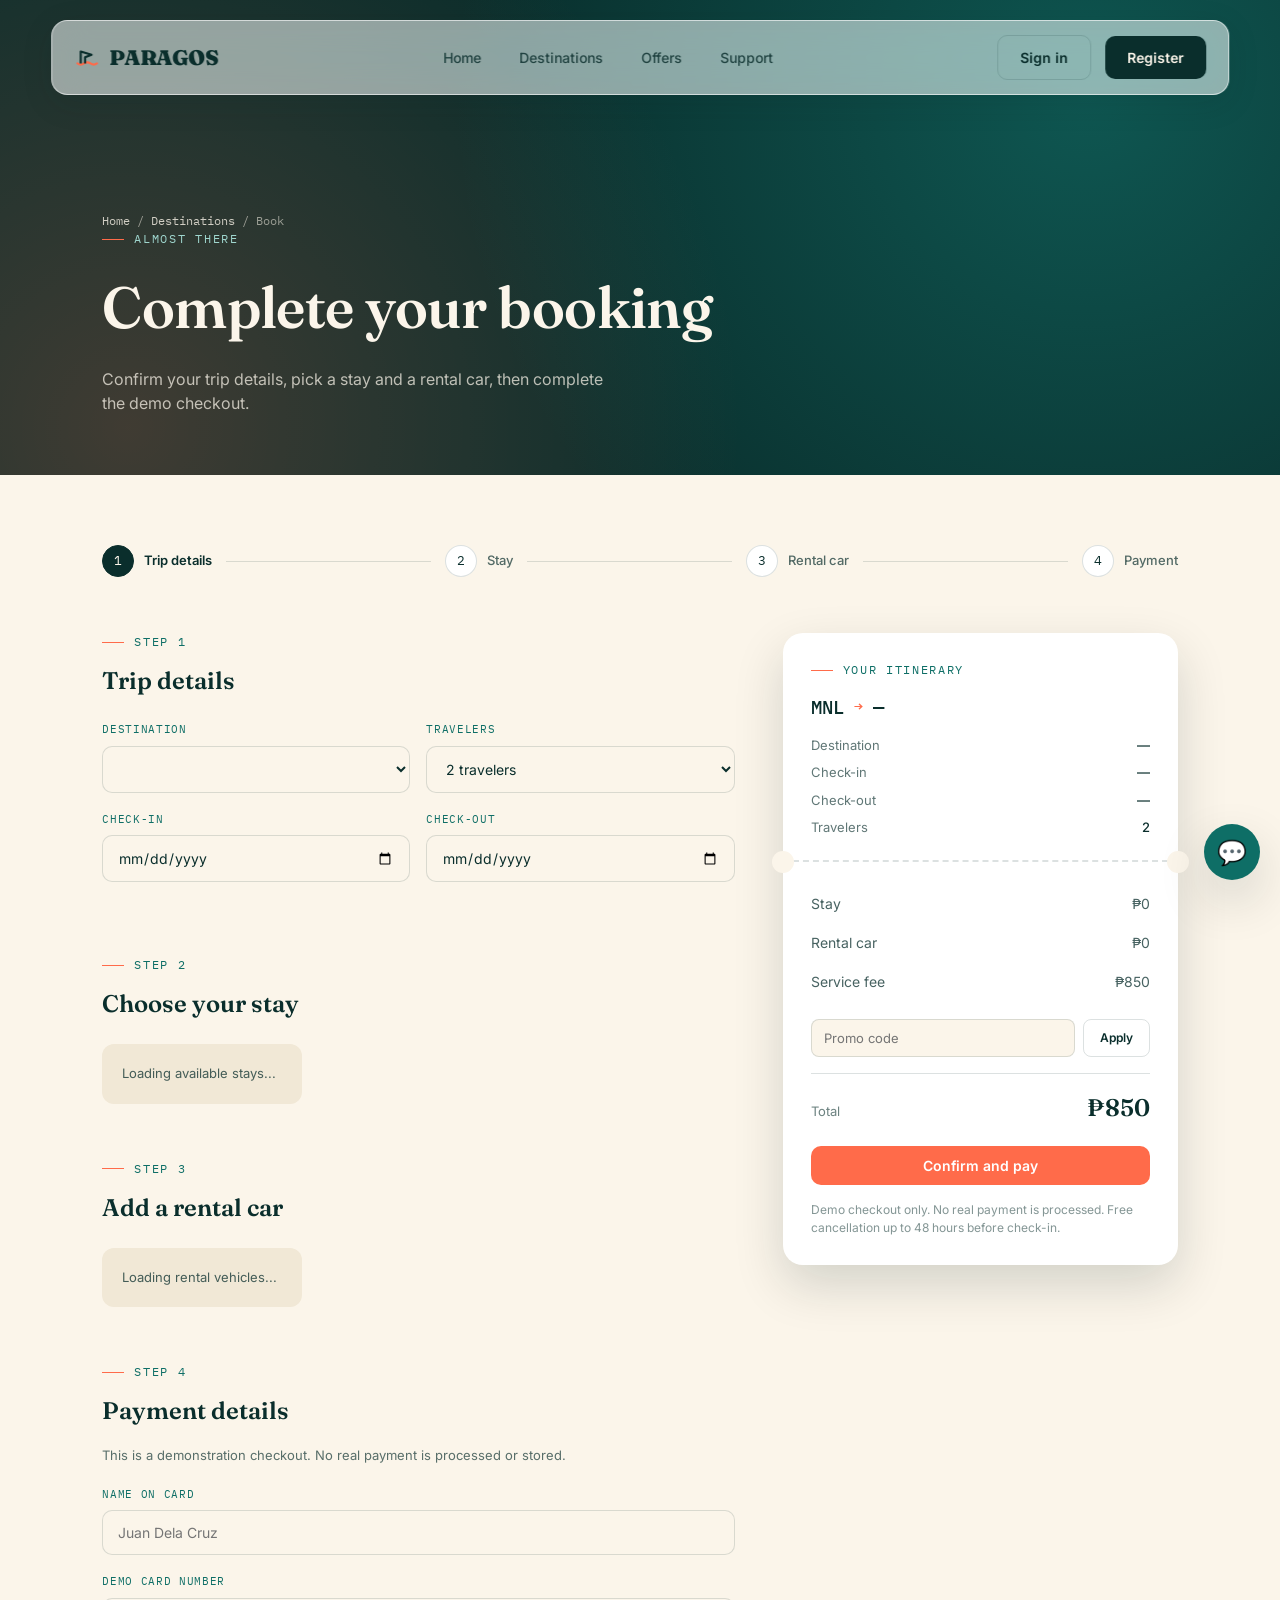
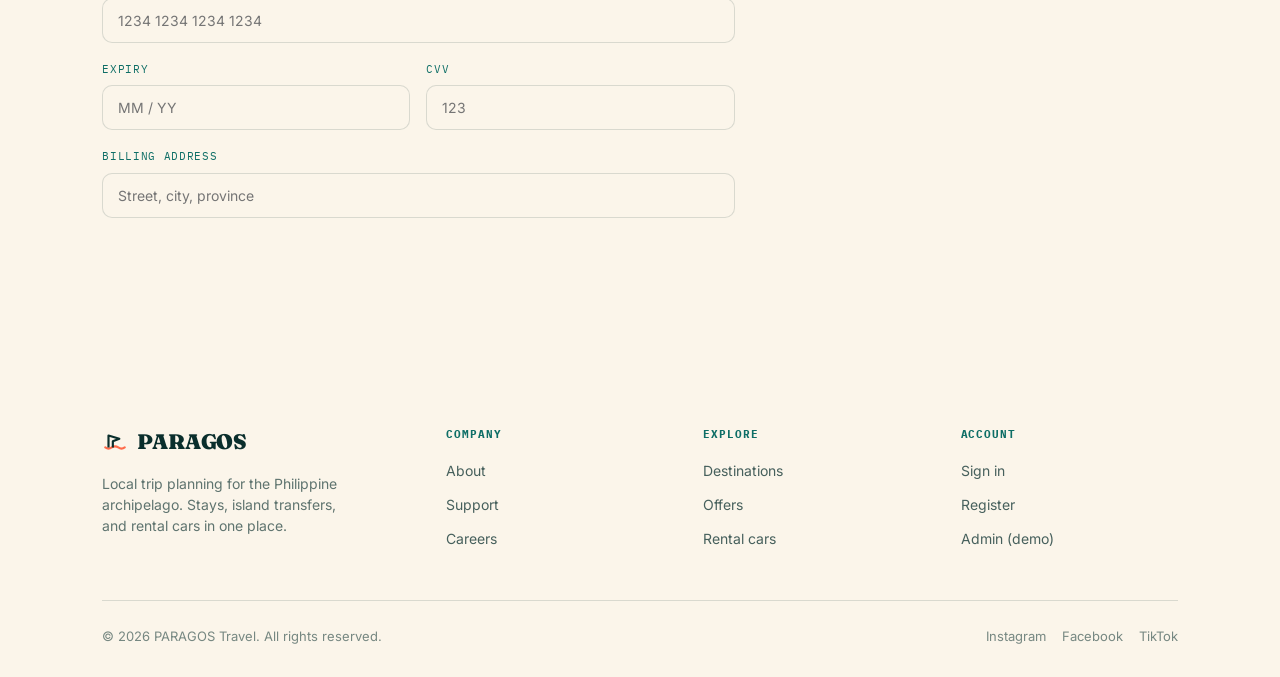
<file: booking.html>
<!DOCTYPE html>
<html lang="en">
<head>
<meta charset="UTF-8">
<meta name="viewport" content="width=device-width, initial-scale=1.0">

<title>Book your trip — PARAGOS</title>

<link rel="preconnect" href="https://fonts.googleapis.com">
<link rel="preconnect" href="https://fonts.gstatic.com" crossorigin>

<link href="https://fonts.googleapis.com/css2?family=Fraunces:ital,wght@0,400;0,600;0,900;1,500&family=Inter:wght@400;500;600;700&family=IBM+Plex+Mono:wght@400;500&display=swap" rel="stylesheet">

<link rel="stylesheet" href="assets/style.css">
<link rel="stylesheet" href="assets/pages.css">

<style>
.booking-error {
  display: none;
  padding: 12px 14px;
  margin-bottom: 18px;
  border-radius: 10px;
  background: rgba(255, 107, 74, 0.12);
  color: #B8422A;
  font-size: 13px;
}

.booking-success {
  display: none;
  padding: 12px 14px;
  margin-bottom: 18px;
  border-radius: 10px;
  background: rgba(47, 111, 97, 0.12);
  color: #2F6F61;
  font-size: 13px;
}

.select-card {
  cursor: pointer;
}

.select-card.selected {
  border-color: var(--coral, #FF6B4A);
}

.select-card-noimg {
  min-height: 100px;
}

.booking-loading {
  padding: 20px;
  border-radius: 12px;
  background: var(--sand-dim);
  color: rgba(10, 46, 44, 0.75);
  font-size: 13px;
}

.booking-empty {
  padding: 20px;
  border-radius: 12px;
  background: var(--sand-dim);
  color: rgba(10, 46, 44, 0.75);
  font-size: 13px;
}

.promo-success {
  color: #2F6F61;
}

.promo-error {
  color: #B8422A;
}

.summary-row.discount {
  color: #2F6F61;
}

</style>

</head>

<body>

<nav class="navbar" id="siteNav" aria-label="Main navigation"></nav>


<header
  class="page-header"
  style="padding-bottom:60px;"
>

  <div class="page-header-inner">

    <div class="breadcrumb">
      <a href="index.html">Home</a>
      /
      <a href="destinations.html">Destinations</a>
      /
      Book
    </div>

    <div class="eyebrow">
      Almost there
    </div>

    <h1>
      Complete your booking
    </h1>

    <p>
      Confirm your trip details, pick a stay and a rental car, then complete the demo checkout.
    </p>

  </div>

</header>


<section
  class="section"
  style="padding-top:70px;"
>

  <div class="stepper">

    <div class="step active">
      <span class="step-num">1</span>
      <span class="step-label">Trip details</span>
    </div>

    <div class="step-line"></div>

    <div class="step">
      <span class="step-num">2</span>
      <span class="step-label">Stay</span>
    </div>

    <div class="step-line"></div>

    <div class="step">
      <span class="step-num">3</span>
      <span class="step-label">Rental car</span>
    </div>

    <div class="step-line"></div>

    <div class="step">
      <span class="step-num">4</span>
      <span class="step-label">Payment</span>
    </div>

  </div>


  <div
    id="authBanner"
    style="
      display:none;
      margin-bottom:30px;
      padding:14px 18px;
      border-radius:12px;
      background:var(--sand-dim);
      font-size:13px;
      color:rgba(10,46,44,0.75);
    "
  ></div>


  <div
    class="booking-layout"
    id="bookingLayout"
  >

    <div
      class="booking-main"
      id="bookingMain"
    >

      <!-- STEP 1 -->

      <div class="booking-step">

        <div class="eyebrow">
          Step 1
        </div>

        <h3>
          Trip details
        </h3>

        <div
          id="tripError"
          class="booking-error"
          role="alert"
        ></div>

        <div class="form-row">

          <div class="form-field">

            <label for="tripDestination">
              Destination
            </label>

            <select
              id="tripDestination"
              required
            ></select>

          </div>


          <div class="form-field">

            <label for="tripTravelers">
              Travelers
            </label>

            <select
              id="tripTravelers"
              required
            >

              <option value="1">
                1 traveler
              </option>

              <option value="2" selected>
                2 travelers
              </option>

              <option value="3">
                3 travelers
              </option>

              <option value="4">
                4 travelers
              </option>

              <option value="5">
                5 travelers
              </option>

              <option value="6">
                6 travelers
              </option>

              <option value="7">
                7 travelers
              </option>

              <option value="8">
                8 travelers
              </option>

            </select>

          </div>

        </div>


        <div class="form-row">

          <div class="form-field">

            <label for="tripCheckin">
              Check-in
            </label>

            <input
              type="date"
              id="tripCheckin"
              required
            >

          </div>


          <div class="form-field">

            <label for="tripCheckout">
              Check-out
            </label>

            <input
              type="date"
              id="tripCheckout"
              required
            >

          </div>

        </div>

      </div>


      <!-- STEP 2 -->

      <div class="booking-step">

        <div class="eyebrow">
          Step 2
        </div>

        <h3>
          Choose your stay
        </h3>

        <div
          class="select-grid"
          id="stayGrid"
        >
          <div class="booking-loading">
            Loading available stays...
          </div>
        </div>

      </div>


      <!-- STEP 3 -->

      <div class="booking-step">

        <div class="eyebrow">
          Step 3
        </div>

        <h3>
          Add a rental car
        </h3>

        <div
          class="select-grid"
          id="carGrid"
        >
          <div class="booking-loading">
            Loading rental vehicles...
          </div>
        </div>

      </div>


      <!-- STEP 4 -->

      <div class="booking-step">

        <div class="eyebrow">
          Step 4
        </div>

        <h3>
          Payment details
        </h3>

        <p
          style="
            font-size:13px;
            line-height:1.6;
            color:rgba(10,46,44,0.68);
            margin-top:-6px;
            margin-bottom:20px;
          "
        >
          This is a demonstration checkout. No real payment is processed or stored.
        </p>

        <div
          id="paymentError"
          class="booking-error"
          role="alert"
        ></div>

        <div
          id="paymentSuccess"
          class="booking-success"
          role="status"
        ></div>


        <div class="form-field">

          <label for="paymentName">
            Name on card
          </label>

          <input
            type="text"
            id="paymentName"
            placeholder="Juan Dela Cruz"
            autocomplete="cc-name"
          >

        </div>


        <div class="form-field">

          <label for="paymentCard">
            Demo card number
          </label>

          <input
            type="text"
            id="paymentCard"
            placeholder="1234 1234 1234 1234"
            maxlength="19"
            inputmode="numeric"
            autocomplete="cc-number"
          >

        </div>


        <div class="form-row">

          <div class="form-field">

            <label for="paymentExpiry">
              Expiry
            </label>

            <input
              type="text"
              id="paymentExpiry"
              placeholder="MM / YY"
              maxlength="7"
              inputmode="numeric"
              autocomplete="cc-exp"
            >

          </div>


          <div class="form-field">

            <label for="paymentCVV">
              CVV
            </label>

            <input
              type="text"
              id="paymentCVV"
              placeholder="123"
              maxlength="4"
              inputmode="numeric"
              autocomplete="cc-csc"
            >

          </div>

        </div>


        <div class="form-field">

          <label for="paymentAddress">
            Billing address
          </label>

          <input
            type="text"
            id="paymentAddress"
            placeholder="Street, city, province"
            autocomplete="street-address"
          >

        </div>

      </div>

    </div>


    <!-- SUMMARY -->

    <div class="summary-card">

      <div class="eyebrow">
        Your itinerary
      </div>


      <div class="summary-route">

        MNL

        <span class="arrow">
          →
        </span>

        <span id="summaryCode">
          —
        </span>

      </div>


      <div class="summary-meta">

        <div>
          <span>Destination</span>
          <span id="metaDestination">—</span>
        </div>

        <div>
          <span>Check-in</span>
          <span id="metaCheckin">—</span>
        </div>

        <div>
          <span>Check-out</span>
          <span id="metaCheckout">—</span>
        </div>

        <div>
          <span>Travelers</span>
          <span id="metaTravelers">2</span>
        </div>

      </div>


      <div class="summary-perf"></div>


      <div
        class="summary-row"
        id="rowStay"
      >

        <span id="rowStayLabel">
          Stay
        </span>

        <span id="rowStayPrice">
          ₱0
        </span>

      </div>


      <div
        class="summary-row"
        id="rowCar"
      >

        <span id="rowCarLabel">
          Rental car
        </span>

        <span id="rowCarPrice">
          ₱0
        </span>

      </div>


      <div class="summary-row">

        <span>
          Service fee
        </span>

        <span id="rowServiceFee">
          ₱850
        </span>

      </div>


      <div
        class="summary-row discount"
        id="rowDiscount"
        style="display:none;"
      >

        <span id="rowDiscountLabel">
          Promo
        </span>

        <span id="rowDiscountAmount">
          −₱0
        </span>

      </div>


      <div class="promo-row">

        <input
          type="text"
          id="promoInput"
          placeholder="Promo code"
          autocomplete="off"
          maxlength="40"
        >

        <button
          type="button"
          id="promoApplyBtn"
        >
          Apply
        </button>

      </div>


      <p
        id="promoMsg"
        style="
          display:none;
          font-size:12px;
          margin-top:-2px;
          margin-bottom:6px;
        "
      ></p>


      <div class="summary-total">

        <span>
          Total
        </span>

        <span id="summaryTotal">
          ₱850
        </span>

      </div>


      <button
        type="button"
        class="btn btn-coral form-submit"
        id="confirmPayBtn"
        style="margin-top:20px;"
      >
        Confirm and pay
      </button>


      <p class="summary-note">
        Demo checkout only. No real payment is processed.
        Free cancellation up to 48 hours before check-in.
      </p>

    </div>

  </div>


  <!-- CONFIRMATION -->

  <div
    id="confirmationPanel"
    style="display:none;"
  >

    <div
      class="ticket"
      style="max-width:560px;margin:0 auto;"
    >

      <div class="ticket-top">

        <div class="eyebrow">
          Booking confirmed
        </div>

        <div class="ticket-route">

          MNL

          <span class="arrow">
            →
          </span>

          <span id="confirmCode">
            —
          </span>

        </div>

        <h4 id="confirmDestination">
          —
        </h4>

      </div>


      <div class="ticket-perf"></div>


      <div
        class="ticket-bottom"
        style="
          flex-direction:column;
          align-items:flex-start;
          gap:16px;
        "
      >

        <div style="width:100%;">

          <div
            class="summary-meta"
            style="margin-top:0;"
          >

            <div>
              <span>Reference</span>
              <span id="confirmRef">
                PRG-000000
              </span>
            </div>

            <div>
              <span>Check-in</span>
              <span id="confirmCheckin">
                —
              </span>
            </div>

            <div>
              <span>Check-out</span>
              <span id="confirmCheckout">
                —
              </span>
            </div>

            <div>
              <span>Travelers</span>
              <span id="confirmTravelers">
                —
              </span>
            </div>

            <div>
              <span>Total</span>
              <span id="confirmTotal">
                ₱0
              </span>
            </div>

          </div>

        </div>


        <a
          href="authenticated.html"
          class="btn btn-primary"
          style="
            width:100%;
            justify-content:center;
          "
        >
          Go to my account
        </a>

        <a
          href="index.html"
          class="btn btn-secondary"
          style="
            width:100%;
            justify-content:center;
          "
        >
          Back to home
        </a>

      </div>

    </div>

  </div>

</section>


<footer>

  <div class="footer-top">

    <div class="footer-brand">

      <a
        href="index.html"
        class="logo"
      >

        <svg
          viewBox="0 0 24 24"
          fill="none"
        >

          <path
            d="M3 17c2 1.4 4 1.4 6 0s4-1.4 6 0 4 1.4 6 0"
            stroke="#FF6B4A"
            stroke-width="2"
            stroke-linecap="round"
          />

          <path
            d="M6 17V6l10 3-6 2.4V17"
            stroke="#0A2E2C"
            stroke-width="2"
            stroke-linejoin="round"
          />

        </svg>

        PARAGOS

      </a>

      <p>
        Local trip planning for the Philippine archipelago.
        Stays, island transfers, and rental cars in one place.
      </p>

    </div>


    <div class="footer-col">

      <h5>
        Company
      </h5>

      <ul>

        <li>
          <a href="about.html">
            About
          </a>
        </li>

        <li>
          <a href="support.html">
            Support
          </a>
        </li>

        <li>
          <a href="#">
            Careers
          </a>
        </li>

      </ul>

    </div>


    <div class="footer-col">

      <h5>
        Explore
      </h5>

      <ul>

        <li>
          <a href="destinations.html">
            Destinations
          </a>
        </li>

        <li>
          <a href="offers.html">
            Offers
          </a>
        </li>

        <li>
          <a href="booking.html">
            Rental cars
          </a>
        </li>

      </ul>

    </div>


    <div class="footer-col">

      <h5>
        Account
      </h5>

      <ul>

        <li>
          <a href="signin.html">
            Sign in
          </a>
        </li>

        <li>
          <a href="register.html">
            Register
          </a>
        </li>

        <li>
          <a href="admin.html">
            Admin (demo)
          </a>
        </li>

      </ul>

    </div>

  </div>


  <div class="footer-bottom">

    <span>
      © 2026 PARAGOS Travel. All rights reserved.
    </span>

    <div class="socials">

      <a href="#">
        Instagram
      </a>

      <a href="#">
        Facebook
      </a>

      <a href="#">
        TikTok
      </a>

    </div>

  </div>

</footer>


<!-- CENTRALIZED DATA -->

<script src="assets/data/destinations.js"></script>
<script src="assets/data/stays.js"></script>
<script src="assets/data/vehicles.js"></script>
<script src="assets/data/offers.js"></script>
<script src="assets/data/faqs.js"></script>
<script src="assets/data/policies.js"></script>

<script src="assets/main.js"></script>


<script>

document.addEventListener(
  'DOMContentLoaded',
  () => {

    /* =========================================
       AUTH
    ========================================= */

    const session =
      typeof PARAGOSAuth !== 'undefined' &&
      typeof PARAGOSAuth.getSession === 'function'
        ? PARAGOSAuth.getSession()
        : null;

    if (!session) {
      return;
    }


    /* =========================================
       NAVIGATION
    ========================================= */

    const navUser =
      document.getElementById(
        'navUser'
      );

    if (navUser) {
      navUser.textContent =
        session.name ||
        session.email ||
        'Account';
    }


    const logoutBtn =
      document.getElementById(
        'logoutBtn'
      );

    if (logoutBtn) {

      logoutBtn.addEventListener(
        'click',
        event => {

          event.preventDefault();

          if (
            typeof PARAGOSAuth !== 'undefined' &&
            typeof PARAGOSAuth.clearSession === 'function'
          ) {

            PARAGOSAuth.clearSession();

          }

          window.location.href =
            'index.html';

        }
      );

    }


    /* =========================================
       ELEMENTS
    ========================================= */

    const destinationSelect =
      document.getElementById(
        'tripDestination'
      );

    const travelersSelect =
      document.getElementById(
        'tripTravelers'
      );

    const checkinInput =
      document.getElementById(
        'tripCheckin'
      );

    const checkoutInput =
      document.getElementById(
        'tripCheckout'
      );

    const stayGrid =
      document.getElementById(
        'stayGrid'
      );

    const carGrid =
      document.getElementById(
        'carGrid'
      );

    const summaryCode =
      document.getElementById(
        'summaryCode'
      );

    const metaDestination =
      document.getElementById(
        'metaDestination'
      );

    const metaCheckin =
      document.getElementById(
        'metaCheckin'
      );

    const metaCheckout =
      document.getElementById(
        'metaCheckout'
      );

    const metaTravelers =
      document.getElementById(
        'metaTravelers'
      );

    const rowStayLabel =
      document.getElementById(
        'rowStayLabel'
      );

    const rowStayPrice =
      document.getElementById(
        'rowStayPrice'
      );

    const rowCar =
      document.getElementById(
        'rowCar'
      );

    const rowCarLabel =
      document.getElementById(
        'rowCarLabel'
      );

    const rowCarPrice =
      document.getElementById(
        'rowCarPrice'
      );

    const rowServiceFee =
      document.getElementById(
        'rowServiceFee'
      );

    const rowDiscount =
      document.getElementById(
        'rowDiscount'
      );

    const rowDiscountLabel =
      document.getElementById(
        'rowDiscountLabel'
      );

    const rowDiscountAmount =
      document.getElementById(
        'rowDiscountAmount'
      );

    const summaryTotal =
      document.getElementById(
        'summaryTotal'
      );

    const promoInput =
      document.getElementById(
        'promoInput'
      );

    const promoApplyBtn =
      document.getElementById(
        'promoApplyBtn'
      );

    const promoMsg =
      document.getElementById(
        'promoMsg'
      );

    const confirmPayBtn =
      document.getElementById(
        'confirmPayBtn'
      );

    const paymentError =
      document.getElementById(
        'paymentError'
      );

    const paymentSuccess =
      document.getElementById(
        'paymentSuccess'
      );

    const tripError =
      document.getElementById(
        'tripError'
      );

    const bookingLayout =
      document.getElementById(
        'bookingLayout'
      );

    const confirmationPanel =
      document.getElementById(
        'confirmationPanel'
      );


    /* =========================================
       DATA
    ========================================= */

    const data =
      window.PARAGOS?.data || {};

    const destinations =
      Array.isArray(data.destinations)
        ? data.destinations
        : [];

    const stays =
      Array.isArray(data.stays)
        ? data.stays
        : [];

    const vehicles =
      Array.isArray(data.vehicles)
        ? data.vehicles
        : [];

    const offers =
      Array.isArray(data.offers)
        ? data.offers
        : [];


    /* =========================================
       GENERIC HELPERS
    ========================================= */

    function firstValue(
      object,
      keys,
      fallback = ''
    ) {

      if (!object) {
        return fallback;
      }

      for (
        const key of keys
      ) {

        if (
          object[key] !== undefined &&
          object[key] !== null &&
          object[key] !== ''
        ) {

          return object[key];

        }

      }

      return fallback;
    }


    function escapeHTML(
      value
    ) {

      return String(
        value ?? ''
      )
        .replace(
          /&/g,
          '&amp;'
        )
        .replace(
          /</g,
          '&lt;'
        )
        .replace(
          />/g,
          '&gt;'
        )
        .replace(
          /"/g,
          '&quot;'
        )
        .replace(
          /'/g,
          '&#039;'
        );
    }


    function normalize(
      value
    ) {

      return String(
        value ?? ''
      )
        .trim()
        .toLowerCase();
    }


    function money(
      value
    ) {

      if (
        window.PARAGOS &&
        typeof window.PARAGOS.formatPHP ===
          'function'
      ) {

        return window.PARAGOS.formatPHP(
          Number(value) || 0
        );

      }

      return (
        '₱' +
        (
          Number(value) || 0
        ).toLocaleString(
          'en-PH'
        )
      );
    }


    /* =========================================
       DESTINATION HELPERS
    ========================================= */

    function destinationId(
      destination
    ) {

      return firstValue(
        destination,
        [
          'id',
          'code',
          'slug',
          'name'
        ]
      );
    }


    function destinationName(
      destination
    ) {

      return firstValue(
        destination,
        [
          'name',
          'title',
          'destination'
        ],
        'Destination'
      );
    }


    function destinationCode(
      destination
    ) {

      return firstValue(
        destination,
        [
          'code',
          'airportCode',
          'iata'
        ]
      );
    }


    function getDestinationById(
      id
    ) {

      const target =
        normalize(id);

      if (!target) {
        return null;
      }

      return (
        destinations.find(
          destination => {

            return [
              destinationId(
                destination
              ),
              destinationCode(
                destination
              ),
              destinationName(
                destination
              )
            ]
              .some(
                value =>
                  normalize(value) ===
                  target
              );

          }
        ) ||
        null
      );
    }


    /* =========================================
       STAY HELPERS
    ========================================= */

    function stayId(
      stay
    ) {

      return firstValue(
        stay,
        [
          'id',
          'slug',
          'name'
        ]
      );
    }


    function stayName(
      stay
    ) {

      return firstValue(
        stay,
        [
          'name',
          'title'
        ],
        'Stay'
      );
    }


    function stayPrice(
      stay
    ) {

      return Number(
        firstValue(
          stay,
          [
            'pricePerNight',
            'price',
            'price_per_night',
            'nightlyRate',
            'rate'
          ],
          0
        )
      ) || 0;
    }


    function stayImage(
      stay
    ) {

      return firstValue(
        stay,
        [
          'image',
          'imageUrl',
          'photo'
        ],
        'https://picsum.photos/seed/paragosstay/400/240'
      );
    }


    function getStayById(
      id
    ) {

      const target =
        normalize(id);

      return (
        stays.find(
          stay =>
            normalize(
              stayId(stay)
            ) === target
        ) ||
        null
      );
    }


    /* =========================================
       VEHICLE HELPERS
    ========================================= */

    function vehicleId(
      vehicle
    ) {

      return firstValue(
        vehicle,
        [
          'id',
          'slug',
          'name'
        ]
      );
    }


    function vehicleName(
      vehicle
    ) {

      return firstValue(
        vehicle,
        [
          'name',
          'title'
        ],
        'Rental car'
      );
    }


    function vehiclePrice(
      vehicle
    ) {

      return Number(
        firstValue(
          vehicle,
          [
            'pricePerDay',
            'price',
            'price_per_day',
            'dailyRate',
            'rate'
          ],
          0
        )
      ) || 0;
    }


    function vehicleImage(
      vehicle
    ) {

      return firstValue(
        vehicle,
        [
          'image',
          'imageUrl',
          'photo'
        ],
        ''
      );
    }


    function getVehicleById(
      id
    ) {

      const target =
        normalize(id);

      return (
        vehicles.find(
          vehicle =>
            normalize(
              vehicleId(vehicle)
            ) === target
        ) ||
        null
      );
    }


    function isNoRental(
      vehicle
    ) {

      const name =
        normalize(
          vehicleName(vehicle)
        );

      const type =
        normalize(
          firstValue(
            vehicle,
            [
              'type',
              'category'
            ]
          )
        );

      return (
        Number(
          vehiclePrice(vehicle)
        ) <= 0 ||
        name === 'none' ||
        name === 'no rental' ||
        name.includes(
          'no rental'
        ) ||
        type === 'none'
      );
    }


    /* =========================================
       OFFER HELPERS
    ========================================= */

    function offerId(
      offer
    ) {

      return firstValue(
        offer,
        [
          'id',
          'offerId',
          'slug',
          'code'
        ]
      );
    }


    function offerCode(
      offer
    ) {

      return firstValue(
        offer,
        [
          'promoCode',
          'code',
          'couponCode'
        ]
      );
    }


    function offerDiscount(
      offer
    ) {

      const raw =
        firstValue(
          offer,
          [
            'discountPercent',
            'discount',
            'percent',
            'percentage',
            'rate'
          ],
          0
        );

      const parsed =
        Number(
          String(raw)
            .replace(
              '%',
              ''
            )
            .trim()
        );

      return Number.isFinite(
        parsed
      )
        ? parsed
        : 0;
    }


    function getOfferByCode(
      code
    ) {

      const target =
        normalize(code);

      if (!target) {
        return null;
      }

      return (
        offers.find(
          offer =>
            normalize(
              offerCode(offer)
            ) === target ||
            normalize(
              offerId(offer)
            ) === target
        ) ||
        null
      );
    }


    function getOfferDestinationId(
      offer
    ) {

      return firstValue(
        offer,
        [
          'destinationId',
          'destination',
          'destinationCode',
          'toCode'
        ]
      );
    }


    /* =========================================
       URL PARAMETERS
    ========================================= */

    const params =
      new URLSearchParams(
        window.location.search
      );

    const requestedDestination =
      params.get(
        'destination'
      );

    const requestedCheckin =
      params.get(
        'checkin'
      );

    const requestedCheckout =
      params.get(
        'checkout'
      );

    const requestedTravelers =
      params.get(
        'travelers'
      );

    const requestedOffer =
      params.get(
        'offer'
      );


    /* =========================================
       DESTINATION OPTIONS
    ========================================= */

    if (
      destinations.length
    ) {

      destinationSelect.innerHTML =
        destinations
          .map(
            destination => {

              const id =
                destinationId(
                  destination
                );

              const name =
                destinationName(
                  destination
                );

              const code =
                destinationCode(
                  destination
                );

              return `
                <option value="${escapeHTML(id)}">
                  ${escapeHTML(name)}
                  ${
                    code
                      ? ` (${escapeHTML(code)})`
                      : ''
                  }
                </option>
              `;
            }
          )
          .join('');

    } else {

      destinationSelect.innerHTML = `
        <option value="">
          No destinations available
        </option>
      `;

    }


    /* =========================================
       APPLY URL DESTINATION
    ========================================= */

    if (
      requestedDestination
    ) {

      const destination =
        getDestinationById(
          requestedDestination
        );

      if (destination) {

        destinationSelect.value =
          destinationId(
            destination
          );

      }

    }


    /* =========================================
       DATE SETUP
    ========================================= */

    const today =
      new Date();

    const todayString =
      [
        today.getFullYear(),
        String(
          today.getMonth() + 1
        ).padStart(
          2,
          '0'
        ),
        String(
          today.getDate()
        ).padStart(
          2,
          '0'
        )
      ].join('-');


    checkinInput.min =
      todayString;

    checkoutInput.min =
      todayString;


    function validDateString(
      value
    ) {

      return (
        /^\d{4}-\d{2}-\d{2}$/
          .test(value || '')
      );

    }


    if (
      validDateString(
        requestedCheckin
      )
    ) {

      checkinInput.value =
        requestedCheckin;

    }


    if (
      validDateString(
        requestedCheckout
      )
    ) {

      checkoutInput.value =
        requestedCheckout;

    }


    if (
      !checkinInput.value
    ) {

      const defaultCheckin =
        new Date();

      defaultCheckin.setDate(
        defaultCheckin.getDate() + 1
      );

      checkinInput.value =
        [
          defaultCheckin.getFullYear(),
          String(
            defaultCheckin.getMonth() + 1
          ).padStart(
            2,
            '0'
          ),
          String(
            defaultCheckin.getDate()
          ).padStart(
            2,
            '0'
          )
        ].join('-');

    }


    if (
      !checkoutInput.value
    ) {

      const defaultCheckout =
        new Date();

      defaultCheckout.setDate(
        defaultCheckout.getDate() + 5
      );

      checkoutInput.value =
        [
          defaultCheckout.getFullYear(),
          String(
            defaultCheckout.getMonth() + 1
          ).padStart(
            2,
            '0'
          ),
          String(
            defaultCheckout.getDate()
          ).padStart(
            2,
            '0'
          )
        ].join('-');

    }


    if (
      requestedTravelers &&
      [
        ...travelersSelect.options
      ].some(
        option =>
          option.value ===
          requestedTravelers
      )
    ) {

      travelersSelect.value =
        requestedTravelers;

    }


    checkoutInput.min =
      checkinInput.value ||
      todayString;


    /* =========================================
       RENDER STAYS
    ========================================= */

    function renderStays() {

      if (
        !stays.length
      ) {

        stayGrid.innerHTML = `
          <div class="booking-empty">
            No stays are currently available.
          </div>
        `;

        return;

      }


      const destination =
        getDestinationById(
          destinationSelect.value
        );


      const destinationIdentifiers =
        destination
          ? [
              destinationId(
                destination
              ),
              destinationCode(
                destination
              ),
              destinationName(
                destination
              )
            ]
              .filter(Boolean)
              .map(normalize)
          
          : [];


      const compatibleStays =
        stays.filter(
          stay => {

            const stayDestination =
              firstValue(
                stay,
                [
                  'destinationId',
                  'destination',
                  'destinationCode',
                  'codeDestination'
                ],
                ''
              );

            if (
              !stayDestination
            ) {
              return true;
            }

            return destinationIdentifiers
              .includes(
                normalize(
                  stayDestination
                )
              );

          }
        );


      const displayStays =
        compatibleStays.length
          ? compatibleStays
          : stays;


      stayGrid.innerHTML =
        displayStays
          .map(
            (
              stay,
              index
            ) => {

              const id =
                stayId(stay);

              const name =
                stayName(stay);

              const price =
                stayPrice(stay);

              const image =
                stayImage(stay);

              return `
                <div
                  class="select-card ${
                    index === 0
                      ? 'selected'
                      : ''
                  }"
                  data-id="${escapeHTML(id)}"
                  data-name="${escapeHTML(name)}"
                  data-price="${price}"
                  role="button"
                  tabindex="0"
                  aria-selected="${
                    index === 0
                      ? 'true'
                      : 'false'
                  }"
                >

                  <div class="radio-dot"></div>

                  <img
                    src="${escapeHTML(image)}"
                    alt="${escapeHTML(name)}"
                    loading="lazy"
                  >

                  <div class="select-card-body">

                    <h4>
                      ${escapeHTML(name)}
                    </h4>

                    <span>
                      ${money(price)} / night
                    </span>

                  </div>

                </div>
              `;

            }
          )
          .join('');

    }


    /* =========================================
       RENDER VEHICLES
    ========================================= */

    function renderVehicles() {

      if (
        !vehicles.length
      ) {

        carGrid.innerHTML = `
          <div class="booking-empty">
            No rental vehicles are currently available.
          </div>
        `;

        return;

      }


      carGrid.innerHTML =
        vehicles
          .map(
            (
              vehicle,
              index
            ) => {

              const id =
                vehicleId(
                  vehicle
                );

              const name =
                vehicleName(
                  vehicle
                );

              const price =
                vehiclePrice(
                  vehicle
                );

              const image =
                vehicleImage(
                  vehicle
                );

              const noRental =
                isNoRental(
                  vehicle
                );


              return `
                <div
                  class="select-card ${
                    index === 0
                      ? 'selected'
                      : ''
                  } ${
                    !image
                      ? 'select-card-noimg'
                      : ''
                  }"
                  data-id="${escapeHTML(id)}"
                  data-name="${escapeHTML(name)}"
                  data-price="${price}"
                  role="button"
                  tabindex="0"
                  aria-selected="${
                    index === 0
                      ? 'true'
                      : 'false'
                  }"
                >

                  <div class="radio-dot"></div>

                  ${
                    image
                      ? `
                        <img
                          src="${escapeHTML(image)}"
                          alt="${escapeHTML(name)}"
                          loading="lazy"
                        >
                      `
                      : ''
                  }

                  <div
                    class="select-card-body"
                    ${
                      !image
                        ? 'style="padding:0;"'
                        : ''
                    }
                  >

                    <h4>
                      ${escapeHTML(name)}
                    </h4>

                    <span>
                      ${
                        noRental
                          ? 'Skip this step'
                          : `${money(price)} / day`
                      }
                    </span>

                  </div>

                </div>
              `;

            }
          )
          .join('');

    }


    renderStays();
    renderVehicles();


    /* =========================================
       CARD SELECTION
    ========================================= */

    function selectCard(
      grid,
      card
    ) {

      grid
        .querySelectorAll(
          '.select-card'
        )
        .forEach(
          item => {

            item.classList.remove(
              'selected'
            );

            item.setAttribute(
              'aria-selected',
              'false'
            );

          }
        );


      card.classList.add(
        'selected'
      );

      card.setAttribute(
        'aria-selected',
        'true'
      );


      updateSummary();

    }


    function setupSelectionGrid(
      grid
    ) {

      grid.addEventListener(
        'click',
        event => {

          const card =
            event.target.closest(
              '.select-card'
            );

          if (!card) {
            return;
          }

          selectCard(
            grid,
            card
          );

        }
      );


      grid.addEventListener(
        'keydown',
        event => {

          if (
            event.key !== 'Enter' &&
            event.key !== ' '
          ) {
            return;
          }

          const card =
            event.target.closest(
              '.select-card'
            );

          if (!card) {
            return;
          }

          event.preventDefault();

          selectCard(
            grid,
            card
          );

        }
      );

    }


    setupSelectionGrid(
      stayGrid
    );

    setupSelectionGrid(
      carGrid
    );


    /* =========================================
       PROMO
    ========================================= */

    let appliedPromo =
      null;


    function setPromoMessage(
      message,
      success = false
    ) {

      promoMsg.textContent =
        message;

      promoMsg.style.display =
        '';

      promoMsg.classList.toggle(
        'promo-success',
        success
      );

      promoMsg.classList.toggle(
        'promo-error',
        !success
      );

    }


    function applyPromo() {

      const code =
        promoInput.value
          .trim()
          .toUpperCase();


      if (!code) {

        appliedPromo =
          null;

        setPromoMessage(
          'Enter a promo code.'
        );

        updateSummary();

        return;

      }


      const offer =
        getOfferByCode(
          code
        );


      if (!offer) {

        appliedPromo =
          null;

        setPromoMessage(
          'Promo code not found.'
        );

        updateSummary();

        return;

      }


      const discount =
        offerDiscount(
          offer
        );


      if (
        discount <= 0
      ) {

        appliedPromo =
          null;

        setPromoMessage(
          'This offer does not contain a valid discount.'
        );

        updateSummary();

        return;

      }


      const offerDestination =
        getOfferDestinationId(
          offer
        );


      if (
        offerDestination
      ) {

        const selectedDestination =
          getDestinationById(
            destinationSelect.value
          );

        const destinationMatches =
          selectedDestination &&
          [
            destinationId(
              selectedDestination
            ),
            destinationCode(
              selectedDestination
            ),
            destinationName(
              selectedDestination
            )
          ]
            .filter(Boolean)
            .some(
              value =>
                normalize(value) ===
                normalize(
                  offerDestination
                )
            );


        if (
          !destinationMatches
        ) {

          appliedPromo =
            null;

          setPromoMessage(
            'This offer is not available for the selected destination.'
          );

          updateSummary();

          return;

        }

      }


      appliedPromo =
        offerCode(
          offer
        ) ||
        code;


      setPromoMessage(
        `${appliedPromo} applied successfully.`,
        true
      );


      updateSummary();

    }


    promoApplyBtn.addEventListener(
      'click',
      applyPromo
    );


    promoInput.addEventListener(
      'keydown',
      event => {

        if (
          event.key === 'Enter'
        ) {

          event.preventDefault();

          applyPromo();

        }

      }
    );


    /* =========================================
       SUMMARY
    ========================================= */

    function updateSummary() {

      const destination =
        getDestinationById(
          destinationSelect.value
        );


      const selectedStay =
        stayGrid.querySelector(
          '.select-card.selected'
        );


      const selectedCar =
        carGrid.querySelector(
          '.select-card.selected'
        );


      const checkin =
        checkinInput.value;

      const checkout =
        checkoutInput.value;


      const nights =
        window.PARAGOS &&
        typeof window.PARAGOS.getNights ===
          'function'
          ? window.PARAGOS.getNights(
              checkin,
              checkout
            )
          : 0;


      const travelers =
        travelersSelect.value ||
        '2';


      if (
        destination
      ) {

        const code =
          destinationCode(
            destination
          );

        summaryCode.textContent =
          code || '—';

        metaDestination.textContent =
          destinationName(
            destination
          );

      } else {

        summaryCode.textContent =
          '—';

        metaDestination.textContent =
          '—';

      }


      metaCheckin.textContent =
        formatDate(
          checkin
        );

      metaCheckout.textContent =
        formatDate(
          checkout
        );

      metaTravelers.textContent =
        travelers;


      /* STAY */

      const selectedStayPrice =
        selectedStay
          ? Number(
              selectedStay.dataset.price
            ) || 0
          : 0;


      const selectedStayName =
        selectedStay
          ? selectedStay.dataset.name
          : '';


      const stayTotal =
        selectedStayPrice *
        nights;


      rowStayLabel.textContent =
        selectedStayName
          ? `${selectedStayName}, ${nights} ${
              nights === 1
                ? 'night'
                : 'nights'
            }`
          : 'No stay selected';


      rowStayPrice.textContent =
        money(
          stayTotal
        );


      /* VEHICLE */

      const selectedVehiclePrice =
        selectedCar
          ? Number(
              selectedCar.dataset.price
            ) || 0
          : 0;


      const selectedVehicleName =
        selectedCar
          ? selectedCar.dataset.name
          : '';


      /*
        Rental vehicles are priced per day.
        For this booking flow, rental days
        follow the number of nights.
      */

      const vehicleTotal =
        selectedVehiclePrice *
        nights;


      if (
        !selectedCar ||
        selectedVehiclePrice <= 0
      ) {

        rowCar.style.display =
          'none';

      } else {

        rowCar.style.display =
          '';

        rowCarLabel.textContent =
          `${selectedVehicleName} rental, ${nights} ${
            nights === 1
              ? 'day'
              : 'days'
          }`;

        rowCarPrice.textContent =
          money(
            vehicleTotal
          );

      }


      /* SERVICE FEE */

      const serviceFee =
        850;

      rowServiceFee.textContent =
        money(
          serviceFee
        );


      const subtotal =
        stayTotal +
        vehicleTotal +
        serviceFee;


      /* PROMO */

      let discount =
        0;

      let activeOffer =
        null;


      if (
        appliedPromo
      ) {

        activeOffer =
          getOfferByCode(
            appliedPromo
          );


        if (
          activeOffer
        ) {

          const percent =
            offerDiscount(
              activeOffer
            );

          discount =
            Math.round(
              subtotal *
              (
                percent /
                100
              )
            );

        }

      }


      if (
        discount > 0
      ) {

        rowDiscount.style.display =
          '';

        rowDiscountLabel.textContent =
          `Promo (${appliedPromo})`;

        rowDiscountAmount.textContent =
          `−${money(discount)}`;

      } else {

        rowDiscount.style.display =
          'none';

      }


      const total =
        Math.max(
          0,
          subtotal -
          discount
        );


      summaryTotal.textContent =
        money(
          total
        );


      return {

        destination,

        selectedStay,

        selectedCar,

        checkin,

        checkout,

        nights,

        travelers,

        stayTotal,

        vehicleTotal,

        serviceFee,

        subtotal,

        discount,

        total,

        promoCode:
          appliedPromo ||
          null,

        offer:
          activeOffer ||
          null

      };

    }


    /* =========================================
       DATE FORMATTING
    ========================================= */

    function formatDate(
      value
    ) {

      if (!value) {
        return '—';
      }


      if (
        !/^\d{4}-\d{2}-\d{2}$/
          .test(value)
      ) {
        return '—';
      }


      const parts =
        value
          .split('-')
          .map(Number);


      const date =
        new Date(
          parts[0],
          parts[1] - 1,
          parts[2]
        );


      if (
        Number.isNaN(
          date.getTime()
        )
      ) {
        return '—';
      }


      return date.toLocaleDateString(
        'en-PH',
        {
          month: 'short',
          day: 'numeric',
          year: 'numeric'
        }
      );

    }


    /* =========================================
       DESTINATION CHANGE
    ========================================= */

    destinationSelect.addEventListener(
      'change',
      () => {

        renderStays();

        /*
          A destination change can make a previously
          applied destination-specific promo invalid.
        */

        if (
          appliedPromo
        ) {

          const offer =
            getOfferByCode(
              appliedPromo
            );

          const offerDestination =
            offer
              ? getOfferDestinationId(
                  offer
                )
              : '';


          if (
            offerDestination
          ) {

            const destination =
              getDestinationById(
                destinationSelect.value
              );

            const matches =
              destination &&
              [
                destinationId(
                  destination
                ),
                destinationCode(
                  destination
                ),
                destinationName(
                  destination
                )
              ]
                .filter(Boolean)
                .some(
                  value =>
                    normalize(value) ===
                    normalize(
                      offerDestination
                    )
                );


            if (!matches) {

              appliedPromo =
                null;

              setPromoMessage(
                'The selected promo is not available for this destination.'
              );

            }

          }

        }


        updateSummary();

      }
    );


    /* =========================================
       DATE EVENTS
    ========================================= */

    checkinInput.addEventListener(
      'change',
      () => {

        checkoutInput.min =
          checkinInput.value ||
          todayString;

        updateSummary();

      }
    );


    checkoutInput.addEventListener(
      'change',
      updateSummary
    );


    travelersSelect.addEventListener(
      'change',
      updateSummary
    );


    /* =========================================
       VALIDATION
    ========================================= */

    function showTripError(
      message
    ) {

      tripError.textContent =
        message;

      tripError.style.display =
        '';

    }


    function hideTripError() {

      tripError.style.display =
        'none';

    }


    function validateTrip(
      bookingData
    ) {

      hideTripError();


      if (
        !bookingData.destination
      ) {

        showTripError(
          'Please select a destination.'
        );

        return false;

      }


      if (
        !bookingData.checkin
      ) {

        showTripError(
          'Please select a check-in date.'
        );

        return false;

      }


      if (
        !bookingData.checkout
      ) {

        showTripError(
          'Please select a check-out date.'
        );

        return false;

      }


      if (
        !validDateString(
          bookingData.checkin
        ) ||
        !validDateString(
          bookingData.checkout
        )
      ) {

        showTripError(
          'Please enter valid travel dates.'
        );

        return false;

      }


      if (
        bookingData.checkin <
        todayString
      ) {

        showTripError(
          'Check-in cannot be before today.'
        );

        return false;

      }


      if (
        bookingData.nights <= 0
      ) {

        showTripError(
          'Check-out must be after check-in.'
        );

        return false;

      }


      if (
        bookingData.nights > 365
      ) {

        showTripError(
          'Please choose a trip shorter than one year.'
        );

        return false;

      }


      if (
        !bookingData.selectedStay
      ) {

        showTripError(
          'Please select a stay.'
        );

        return false;

      }


      return true;

    }


    /* =========================================
       PAYMENT VALIDATION
    ========================================= */

    function showPaymentError(
      message
    ) {

      paymentError.textContent =
        message;

      paymentError.style.display =
        '';

    }


    function hidePaymentMessages() {

      paymentError.style.display =
        'none';

      paymentSuccess.style.display =
        'none';

    }


    function validatePayment() {

      hidePaymentMessages();


      const paymentName =
        document.getElementById(
          'paymentName'
        );


      const paymentCard =
        document.getElementById(
          'paymentCard'
        );


      const paymentExpiry =
        document.getElementById(
          'paymentExpiry'
        );


      const paymentCVV =
        document.getElementById(
          'paymentCVV'
        );


      const paymentAddress =
        document.getElementById(
          'paymentAddress'
        );


      const name =
        paymentName.value.trim();


      const card =
        paymentCard.value
          .replace(
            /\s/g,
            ''
          );


      const expiry =
        paymentExpiry.value.trim();


      const cvv =
        paymentCVV.value.trim();


      const address =
        paymentAddress.value.trim();


      if (!name) {

        showPaymentError(
          'Please enter the name on the card.'
        );

        return false;

      }


      if (
        !/^\d{13,19}$/.test(
          card
        )
      ) {

        showPaymentError(
          'Please enter a valid demo card number.'
        );

        return false;

      }


      if (
        !/^(0[1-9]|1[0-2])\s*\/?\s*\d{2}$/
          .test(expiry)
      ) {

        showPaymentError(
          'Please enter the expiry date as MM / YY.'
        );

        return false;

      }


      if (
        !/^\d{3,4}$/.test(
          cvv
        )
      ) {

        showPaymentError(
          'Please enter a valid CVV.'
        );

        return false;

      }


      if (!address) {

        showPaymentError(
          'Please enter the billing address.'
        );

        return false;

      }


      return true;

    }


    /* =========================================
       CARD FORMATTING
    ========================================= */

    const paymentCard =
      document.getElementById(
        'paymentCard'
      );


    paymentCard.addEventListener(
      'input',
      () => {

        let value =
          paymentCard.value
            .replace(
              /\D/g,
              ''
            )
            .slice(
              0,
              16
            );


        value =
          value
            .replace(
              /(.{4})/g,
              '$1 '
            )
            .trim();


        paymentCard.value =
          value;

      }
    );


    const paymentExpiry =
      document.getElementById(
        'paymentExpiry'
      );


    paymentExpiry.addEventListener(
      'input',
      () => {

        let value =
          paymentExpiry.value
            .replace(
              /\D/g,
              ''
            )
            .slice(
              0,
              4
            );


        if (
          value.length > 2
        ) {

          value =
            value.slice(
              0,
              2
            ) +
            ' / ' +
            value.slice(
              2
            );

        }


        paymentExpiry.value =
          value;

      }
    );


    const paymentCVV =
      document.getElementById(
        'paymentCVV'
      );


    paymentCVV.addEventListener(
      'input',
      () => {

        paymentCVV.value =
          paymentCVV.value
            .replace(
              /\D/g,
              ''
            )
            .slice(
              0,
              4
            );

      }
    );


    /* =========================================
       CREATE BOOKING
    ========================================= */

    function createBooking(
      bookingData
    ) {

      const reference =
        window.PARAGOS &&
        typeof window.PARAGOS.generateBookingReference ===
          'function'
          ? window.PARAGOS.generateBookingReference()
          : `PRG-${Date.now()
              .toString(36)
              .toUpperCase()}`;


      const destination =
        bookingData.destination;


      const stay =
        bookingData.selectedStay
          ? getStayById(
              bookingData.selectedStay.dataset.id
            )
          : null;


      const vehicle =
        bookingData.selectedCar
          ? getVehicleById(
              bookingData.selectedCar.dataset.id
            )
          : null;


      const booking = {

        reference,

        userId:
          session.id ||
          session.userId ||
          session.email ||
          null,

        userName:
          session.name ||
          '',

        userEmail:
          session.email ||
          '',


        destination: {

          id:
            destinationId(
              destination
            ),

          name:
            destinationName(
              destination
            ),

          code:
            destinationCode(
              destination
            )

        },


        checkin:
          bookingData.checkin,

        checkout:
          bookingData.checkout,

        nights:
          bookingData.nights,

        travelers:
          bookingData.travelers,


        stay:
          stay
            ? {

                id:
                  stayId(
                    stay
                  ),

                name:
                  stayName(
                    stay
                  ),

                pricePerNight:
                  stayPrice(
                    stay
                  )

              }
            : null,


        vehicle:
          vehicle &&
          !isNoRental(
            vehicle
          )
            ? {

                id:
                  vehicleId(
                    vehicle
                  ),

                name:
                  vehicleName(
                    vehicle
                  ),

                pricePerDay:
                  vehiclePrice(
                    vehicle
                  )

              }
            : null,


        pricing: {

          stay:
            bookingData.stayTotal,

          vehicle:
            bookingData.vehicleTotal,

          serviceFee:
            bookingData.serviceFee,

          subtotal:
            bookingData.subtotal,

          discount:
            bookingData.discount,

          total:
            bookingData.total

        },


        promoCode:
          bookingData.promoCode,


        offerId:
          bookingData.offer
            ? offerId(
                bookingData.offer
              )
            : null,


        status:
          'confirmed',

        paymentStatus:
          'demo-paid',

        createdAt:
          new Date().toISOString()

      };


      const saved =
        window.PARAGOS &&
        typeof window.PARAGOS.saveBooking ===
          'function'
          ? window.PARAGOS.saveBooking(
              booking
            )
          : false;


      if (!saved) {

        throw new Error(
          'Unable to save booking.'
        );

      }


      return booking;

    }


    /* =========================================
       CONFIRMATION
    ========================================= */

    function showConfirmation(
      booking,
      bookingData
    ) {

      const confirmCode =
        document.getElementById(
          'confirmCode'
        );

      const confirmDestination =
        document.getElementById(
          'confirmDestination'
        );

      const confirmRef =
        document.getElementById(
          'confirmRef'
        );

      const confirmCheckin =
        document.getElementById(
          'confirmCheckin'
        );

      const confirmCheckout =
        document.getElementById(
          'confirmCheckout'
        );

      const confirmTravelers =
        document.getElementById(
          'confirmTravelers'
        );

      const confirmTotal =
        document.getElementById(
          'confirmTotal'
        );


      confirmCode.textContent =
        destinationCode(
          bookingData.destination
        ) ||
        '—';


      confirmDestination.textContent =
        destinationName(
          bookingData.destination
        );


      confirmRef.textContent =
        booking.reference;


      confirmCheckin.textContent =
        formatDate(
          bookingData.checkin
        );


      confirmCheckout.textContent =
        formatDate(
          bookingData.checkout
        );


      confirmTravelers.textContent =
        bookingData.travelers;


      confirmTotal.textContent =
        money(
          bookingData.total
        );


      bookingLayout.style.display =
        'none';


      confirmationPanel.style.display =
        '';


      window.scrollTo({
        top: 0,
        behavior: 'smooth'
      });

    }


    /* =========================================
       CONFIRM PAYMENT
    ========================================= */

    confirmPayBtn.addEventListener(
      'click',
      () => {

        const bookingData =
          updateSummary();


        if (
          !validateTrip(
            bookingData
          )
        ) {

          tripError.scrollIntoView({
            behavior: 'smooth',
            block: 'center'
          });

          return;

        }


        if (
          !validatePayment()
        ) {

          paymentError.scrollIntoView({
            behavior: 'smooth',
            block: 'center'
          });

          return;

        }


        confirmPayBtn.disabled =
          true;

        confirmPayBtn.textContent =
          'Processing...';


        setTimeout(
          () => {

            try {

              const booking =
                createBooking(
                  bookingData
                );


              paymentSuccess.textContent =
                'Demo payment completed successfully.';


              paymentSuccess.style.display =
                '';


              showConfirmation(
                booking,
                bookingData
              );

            } catch (
              error
            ) {

              console.error(
                'PARAGOS booking error:',
                error
              );


              showPaymentError(
                'We could not save this demo booking. Please try again.'
              );


              confirmPayBtn.disabled =
                false;

              confirmPayBtn.textContent =
                'Confirm and pay';

            }

          },
          350
        );

      }
    );


    /* =========================================
       URL OFFER
    ========================================= */

    if (
      requestedOffer
    ) {

      const requestedOfferObject =
        getOfferByCode(
          requestedOffer
        );


      if (
        requestedOfferObject
      ) {

        const code =
          offerCode(
            requestedOfferObject
          );


        const destinationIdFromOffer =
          getOfferDestinationId(
            requestedOfferObject
          );


        if (
          destinationIdFromOffer &&
          !requestedDestination
        ) {

          const destination =
            getDestinationById(
              destinationIdFromOffer
            );


          if (
            destination
          ) {

            destinationSelect.value =
              destinationId(
                destination
              );

            renderStays();

          }

        }


        if (
          code
        ) {

          promoInput.value =
            code;

          applyPromo();

        } else {

          const discount =
            offerDiscount(
              requestedOfferObject
            );


          if (
            discount > 0
          ) {

            setPromoMessage(
              `Offer available: ${discount}% discount.`,
              true
            );

          }

        }

      }

    }


    /* =========================================
       INITIAL SUMMARY
    ========================================= */

    updateSummary();

  }
);

</script>

</body>
</html>
</file>
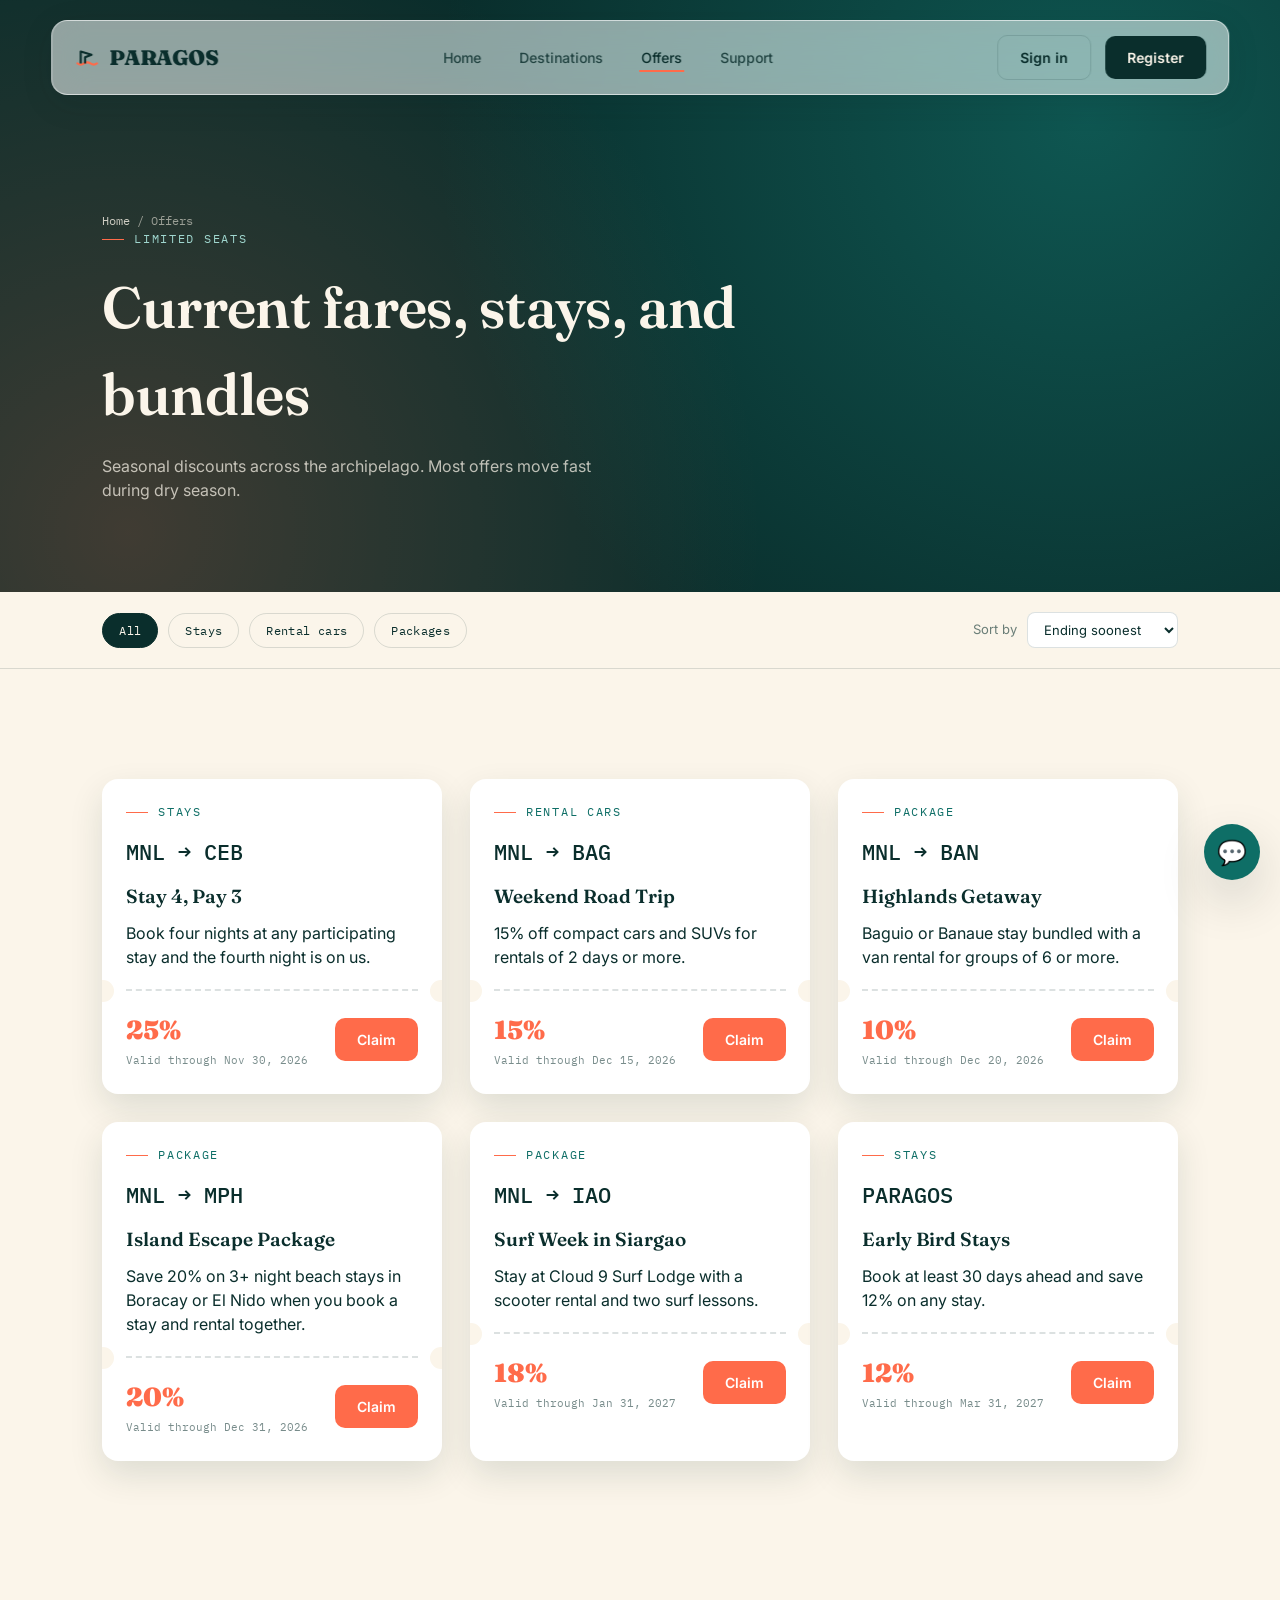
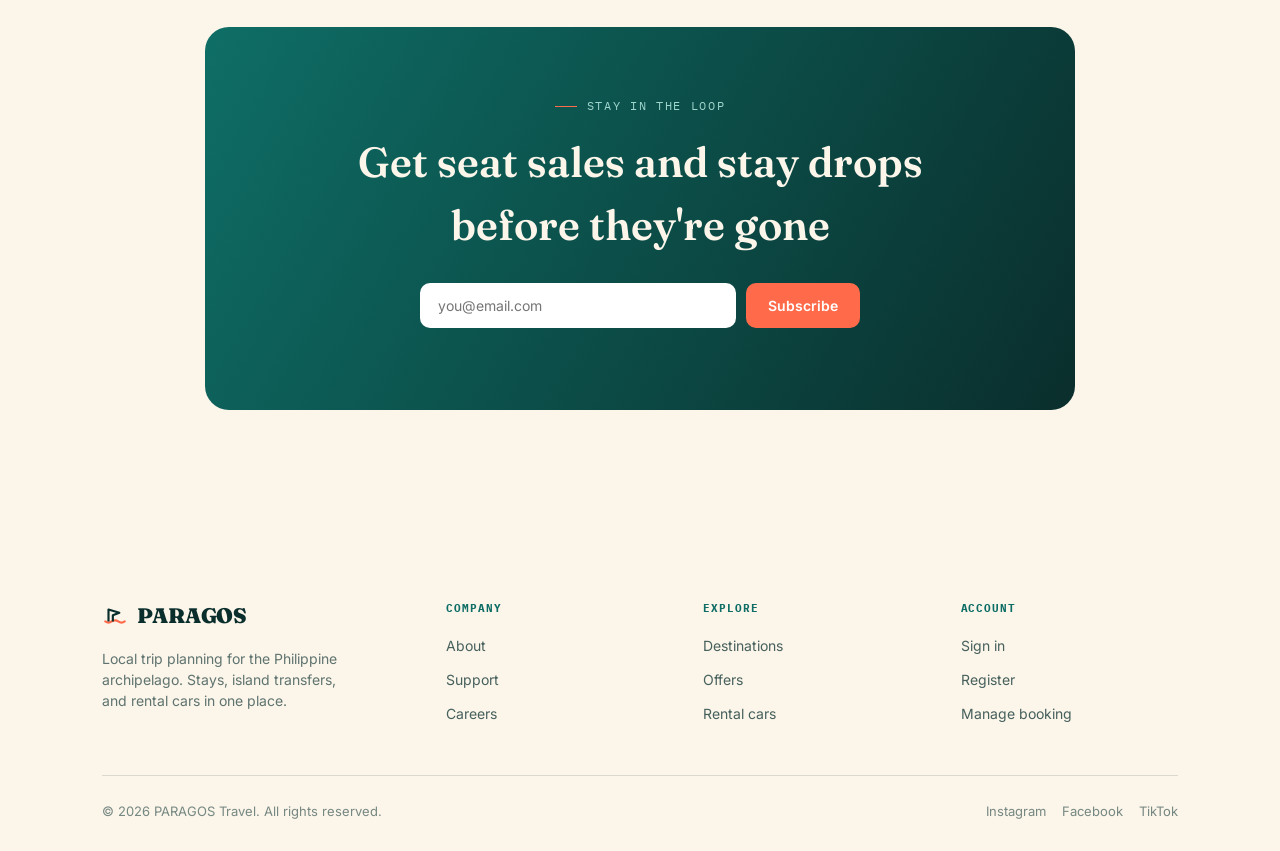
<file: offers.html>
<!DOCTYPE html>
<html lang="en">
<head>
<meta charset="UTF-8">
<meta name="viewport" content="width=device-width, initial-scale=1.0">
<title>Offers — PARAGOS</title>
<link rel="preconnect" href="https://fonts.googleapis.com">
<link rel="preconnect" href="https://fonts.gstatic.com" crossorigin>
<link href="https://fonts.googleapis.com">
<link href="https://fonts.googleapis.com/css2?family=Fraunces:ital,wght@0,400;0,600;0,900;1,500&family=Inter:wght@400;500;600;700&family=IBM+Plex+Mono:wght@400;500&display=swap" rel="stylesheet">
<link rel="stylesheet" href="assets/style.css">
<link rel="stylesheet" href="assets/pages.css">
</head>
<body>

<nav class="navbar" id="siteNav" aria-label="Main navigation"></nav>

<header class="page-header">
  <div class="page-header-inner">
    <div class="breadcrumb">
      <a href="index.html">Home</a> / Offers
    </div>
    <div class="eyebrow">Limited seats</div>
    <h1>Current fares, stays, and bundles</h1>
    <p>
      Seasonal discounts across the archipelago. Most offers move fast during dry season.
    </p>
  </div>
</header>

<div class="filter-bar">
  <div class="filter-chips">
    <button class="chip active" type="button" data-offer-filter="all">All</button>
    <button class="chip" type="button" data-offer-filter="stays">Stays</button>
    <button class="chip" type="button" data-offer-filter="rental-cars">Rental cars</button>
    <button class="chip" type="button" data-offer-filter="packages">Packages</button>
  </div>

  <div class="filter-sort">
    <span>Sort by</span>
    <select id="offerSort">
      <option value="ending-soonest">Ending soonest</option>
      <option value="discount-high">Highest discount</option>
      <option value="newest">Newest</option>
    </select>
  </div>
</div>

<section class="section">
  <div id="offersGrid" class="offers-grid"></div>

  <div id="offersEmpty" style="display:none; text-align:center; padding:60px 20px;">
    <div class="eyebrow">No offers found</div>
    <h3>No offers match this filter.</h3>
    <p>Try another offer category.</p>
    <button id="clearOfferFilter" class="btn btn-coral" type="button">
      View all offers
    </button>
  </div>

  <div id="offersPagination" class="pagination"></div>
</section>

<section class="section" style="padding-top:0;">
  <div class="newsletter">
    <div class="eyebrow">Stay in the loop</div>
    <h2>Get seat sales and stay drops before they're gone</h2>

    <form id="offerNewsletterForm" class="newsletter-form">
      <input
        id="offerNewsletterEmail"
        type="email"
        placeholder="you@email.com"
        autocomplete="email"
        required
      >
      <button class="btn btn-coral" type="submit">Subscribe</button>
    </form>

    <p id="offerNewsletterMessage" style="margin-top:12px;"></p>
  </div>
</section>

<footer>
  <div class="footer-top">

    <div class="footer-brand">
      <a href="index.html" class="logo">
        <svg viewBox="0 0 24 24" fill="none">
          <path d="M3 17c2 1.4 4 1.4 6 0s4-1.4 6 0 4 1.4 6 0"
            stroke="#FF6B4A" stroke-width="2" stroke-linecap="round"/>
          <path d="M6 17V6l10 3-6 2.4V17"
            stroke="#0A2E2C" stroke-width="2" stroke-linejoin="round"/>
        </svg>
        PARAGOS
      </a>

      <p>
        Local trip planning for the Philippine archipelago.
        Stays, island transfers, and rental cars in one place.
      </p>
    </div>

    <div class="footer-col">
      <h5>Company</h5>
      <ul>
        <li><a href="about.html">About</a></li>
        <li><a href="support.html">Support</a></li>
        <li><a href="#">Careers</a></li>
      </ul>
    </div>

    <div class="footer-col">
      <h5>Explore</h5>
      <ul>
        <li><a href="destinations.html">Destinations</a></li>
        <li><a href="offers.html">Offers</a></li>
        <li><a href="booking.html">Rental cars</a></li>
      </ul>
    </div>

    <div class="footer-col">
      <h5>Account</h5>
      <ul>
        <li><a href="signin.html">Sign in</a></li>
        <li><a href="register.html">Register</a></li>
        <li><a href="authenticated.html">Manage booking</a></li>
      </ul>
    </div>

  </div>

  <div class="footer-bottom">
    <span>© 2026 PARAGOS Travel. All rights reserved.</span>

    <div class="socials">
      <a href="#">Instagram</a>
      <a href="#">Facebook</a>
      <a href="#">TikTok</a>
    </div>
  </div>
</footer>

<script src="assets/data/destinations.js"></script>
<script src="assets/data/stays.js"></script>
<script src="assets/data/vehicles.js"></script>
<script src="assets/data/offers.js"></script>
<script src="assets/data/faqs.js"></script>
<script src="assets/data/policies.js"></script>
<script src="assets/main.js"></script>

<script>
document.addEventListener("DOMContentLoaded", function () {
  const offersGrid = document.getElementById("offersGrid");
  const offersEmpty = document.getElementById("offersEmpty");
  const offersPagination = document.getElementById("offersPagination");
  const offerSort = document.getElementById("offerSort");
  const clearOfferFilter = document.getElementById("clearOfferFilter");
  const filterButtons = document.querySelectorAll("[data-offer-filter]");

  const offers =
    Array.isArray(window.PARAGOS_OFFERS)
      ? window.PARAGOS_OFFERS
      : Array.isArray(window.PARAGOS?.data?.offers)
        ? window.PARAGOS.data.offers
        : [];

  const destinations =
    Array.isArray(window.PARAGOS_DESTINATIONS)
      ? window.PARAGOS_DESTINATIONS
      : Array.isArray(window.PARAGOS?.data?.destinations)
        ? window.PARAGOS.data.destinations
        : [];

  const params = new URLSearchParams(window.location.search);
  const requestedOffer = params.get("offer");

  let activeFilter = "all";
  let currentPage = 1;

  const pageSize = 6;

  function firstValue(obj, keys, fallback = "") {
    for (const key of keys) {
      if (
        obj &&
        obj[key] !== undefined &&
        obj[key] !== null &&
        obj[key] !== ""
      ) {
        return obj[key];
      }
    }

    return fallback;
  }

  function normalize(value) {
    return String(value || "")
      .trim()
      .toLowerCase()
      .replace(/[_\s]+/g, "-");
  }

  function escapeHTML(value) {
    return String(value ?? "")
      .replace(/&/g, "&amp;")
      .replace(/</g, "&lt;")
      .replace(/>/g, "&gt;")
      .replace(/"/g, "&quot;")
      .replace(/'/g, "&#039;");
  }

  function getOfferId(offer, index) {
    return firstValue(
      offer,
      ["id", "offerId", "code", "slug"],
      `offer-${index + 1}`
    );
  }

  function getOfferTitle(offer) {
    return firstValue(
      offer,
      ["name", "title", "label"],
      "PARAGOS travel offer"
    );
  }

  function getOfferEyebrow(offer) {
    return firstValue(
      offer,
      ["eyebrow", "typeLabel", "offerType", "type", "category"],
      "Special offer"
    );
  }

  function getOfferDescription(offer) {
    return firstValue(
      offer,
      ["description", "summary", "details", "subtitle"],
      "Save on your next PARAGOS trip."
    );
  }

  function getOfferDiscount(offer) {
    const value = firstValue(
      offer,
      ["discount", "discountPercent", "percentage", "percent"],
      0
    );

    const numeric = Number(String(value).replace("%", "").trim());

    if (Number.isFinite(numeric) && numeric > 0) {
      return `${numeric}%`;
    }

    return String(value || "Special");
  }

  function getOfferEndDate(offer) {
    return firstValue(
      offer,
      ["endDate", "validUntil", "expires", "expiryDate", "validThrough"],
      ""
    );
  }

  function getOfferStartDate(offer) {
    return firstValue(
      offer,
      ["startDate", "validFrom", "createdAt", "date"],
      ""
    );
  }

  function getOfferCategory(offer) {
    const raw = firstValue(
      offer,
      ["category", "type", "offerType", "kind"],
      ""
    );

    if (Array.isArray(raw)) {
      return raw.map(normalize);
    }

    return [normalize(raw)];
  }

  function getOfferRoute(offer) {
    const origin = firstValue(
      offer,
      ["originCode", "fromCode", "departureCode", "from"],
      "MNL"
    );

    const destination = firstValue(
      offer,
      ["destinationCode", "toCode", "arrivalCode", "to"],
      ""
    );

    if (destination) {
      return `${origin} → ${destination}`;
    }

    const route = firstValue(
      offer,
      ["route", "routeLabel"],
      "PARAGOS"
    );

    return route;
  }

  function getDestinationForOffer(offer) {
    const destinationId = firstValue(
      offer,
      ["destinationId", "destination", "destinationCode", "toCode"],
      ""
    );

    if (!destinationId) {
      return null;
    }

    const normalized = normalize(destinationId);

    return destinations.find(destination => {
      return (
        normalize(firstValue(destination, ["id", "code", "slug"], "")) === normalized ||
        normalize(firstValue(destination, ["code"], "")) === normalized
      );
    }) || null;
  }

  function getClaimUrl(offer, index) {
    const offerId = getOfferId(offer, index);
    const destination = getDestinationForOffer(offer);

    const params = new URLSearchParams();

    params.set("offer", offerId);

    if (destination) {
      params.set(
        "destination",
        firstValue(destination, ["id", "code", "slug"], "")
      );
    }

    return `booking.html?${params.toString()}`;
  }

  function parseDate(value) {
    if (!value) return null;

    const date = new Date(value);

    if (Number.isNaN(date.getTime())) {
      return null;
    }

    return date;
  }

  function formatEndDate(value) {
    const date = parseDate(value);

    if (!date) {
      return value || "Limited time";
    }

    return date.toLocaleDateString("en-PH", {
      month: "short",
      day: "numeric",
      year: "numeric"
    });
  }

  function getDaysUntilEnd(value) {
    const date = parseDate(value);

    if (!date) {
      return Number.POSITIVE_INFINITY;
    }

    const now = new Date();
    const end = new Date(date);

    end.setHours(23, 59, 59, 999);

    return Math.ceil(
      (end.getTime() - now.getTime()) / 86400000
    );
  }

  function getCategoryForFilter(offer) {
    const categories = getOfferCategory(offer);

    if (
      categories.includes("stay") ||
      categories.includes("stays") ||
      categories.includes("accommodation") ||
      categories.includes("hotel")
    ) {
      return "stays";
    }

    if (
      categories.includes("rental") ||
      categories.includes("rental-car") ||
      categories.includes("rental-cars") ||
      categories.includes("car") ||
      categories.includes("cars")
    ) {
      return "rental-cars";
    }

    if (
      categories.includes("package") ||
      categories.includes("packages") ||
      categories.includes("bundle") ||
      categories.includes("bundles")
    ) {
      return "packages";
    }

    const title = normalize(getOfferTitle(offer));
    const description = normalize(getOfferDescription(offer));

    if (
      title.includes("rental") ||
      title.includes("self-drive") ||
      description.includes("rental")
    ) {
      return "rental-cars";
    }

    if (
      title.includes("package") ||
      title.includes("bundle") ||
      description.includes("bundle")
    ) {
      return "packages";
    }

    return "stays";
  }

  function matchesFilter(offer) {
    if (activeFilter === "all") {
      return true;
    }

    return getCategoryForFilter(offer) === activeFilter;
  }

  function sortOffers(list) {
    const sorted = [...list];

    switch (offerSort.value) {
      case "discount-high":
        return sorted.sort((a, b) => {
          const discountA = Number(
            String(getOfferDiscount(a)).replace(/[^\d.]/g, "")
          ) || 0;

          const discountB = Number(
            String(getOfferDiscount(b)).replace(/[^\d.]/g, "")
          ) || 0;

          return discountB - discountA;
        });

      case "newest":
        return sorted.sort((a, b) => {
          const dateA = parseDate(getOfferStartDate(a));
          const dateB = parseDate(getOfferStartDate(b));

          if (!dateA && !dateB) return 0;
          if (!dateA) return 1;
          if (!dateB) return -1;

          return dateB - dateA;
        });

      case "ending-soonest":
        return sorted.sort((a, b) => {
          return (
            getDaysUntilEnd(getOfferEndDate(a)) -
            getDaysUntilEnd(getOfferEndDate(b))
          );
        });

      default:
        return sorted;
    }
  }

  function renderOffer(offer, index) {
    const offerId = getOfferId(offer, index);
    const eyebrow = getOfferEyebrow(offer);
    const route = getOfferRoute(offer);
    const title = getOfferTitle(offer);
    const description = getOfferDescription(offer);
    const discount = getOfferDiscount(offer);
    const endDate = getOfferEndDate(offer);
    const claimUrl = getClaimUrl(offer, index);

    let validityText = "Limited time";

    if (endDate) {
      validityText = `Valid through ${formatEndDate(endDate)}`;
    } else if (
      firstValue(offer, ["requirements", "condition", "terms"], "")
    ) {
      validityText = firstValue(
        offer,
        ["requirements", "condition", "terms"],
        ""
      );
    }

    return `
      <div class="ticket" data-offer-id="${escapeHTML(offerId)}">
        <div class="ticket-top">
          <div class="eyebrow">${escapeHTML(eyebrow)}</div>

          <div class="ticket-route">
            ${escapeHTML(route)}
          </div>

          <h4>${escapeHTML(title)}</h4>

          <p style="margin-top:10px;">
            ${escapeHTML(description)}
          </p>
        </div>

        <div class="ticket-perf"></div>

        <div class="ticket-bottom">
          <div class="ticket-discount">
            ${escapeHTML(discount)}
            <span>${escapeHTML(validityText)}</span>
          </div>

          <a href="${escapeHTML(claimUrl)}" class="btn btn-coral">
            Claim
          </a>
        </div>
      </div>
    `;
  }

  function renderPagination(totalItems) {
    if (totalItems <= pageSize) {
      offersPagination.innerHTML = "";
      return;
    }

    const totalPages = Math.ceil(totalItems / pageSize);

    let html = `
      <button
        type="button"
        class="page-nav"
        data-page="${Math.max(1, currentPage - 1)}"
        ${currentPage === 1 ? "disabled" : ""}
      >
        Prev
      </button>
    `;

    for (let page = 1; page <= totalPages; page++) {
      html += `
        <button
          type="button"
          class="page-num ${page === currentPage ? "active" : ""}"
          data-page="${page}"
        >
          ${page}
        </button>
      `;
    }

    html += `
      <button
        type="button"
        class="page-nav"
        data-page="${Math.min(totalPages, currentPage + 1)}"
        ${currentPage === totalPages ? "disabled" : ""}
      >
        Next
      </button>
    `;

    offersPagination.innerHTML = html;

    offersPagination.querySelectorAll("[data-page]").forEach(button => {
      button.addEventListener("click", function () {
        if (button.disabled) return;

        currentPage = Number(button.dataset.page) || 1;

        render();

        window.scrollTo({
          top: document.querySelector(".filter-bar").offsetTop - 20,
          behavior: "smooth"
        });
      });
    });
  }

  function render() {
    const filtered = offers.filter(matchesFilter);
    const sorted = sortOffers(filtered);

    const totalPages = Math.max(
      1,
      Math.ceil(sorted.length / pageSize)
    );

    if (currentPage > totalPages) {
      currentPage = totalPages;
    }

    const start = (currentPage - 1) * pageSize;
    const visible = sorted.slice(start, start + pageSize);

    if (!visible.length) {
      offersGrid.innerHTML = "";
      offersEmpty.style.display = "block";
      offersPagination.innerHTML = "";
      return;
    }

    offersEmpty.style.display = "none";

    offersGrid.innerHTML = visible
      .map((offer, index) => renderOffer(offer, start + index))
      .join("");

    renderPagination(sorted.length);
  }

  filterButtons.forEach(button => {
    button.addEventListener("click", function () {
      filterButtons.forEach(item => item.classList.remove("active"));
      button.classList.add("active");

      activeFilter = button.dataset.offerFilter || "all";
      currentPage = 1;

      render();
    });
  });

  offerSort.addEventListener("change", function () {
    currentPage = 1;
    render();
  });

  clearOfferFilter.addEventListener("click", function () {
    activeFilter = "all";
    currentPage = 1;

    filterButtons.forEach(button => {
      button.classList.toggle(
        "active",
        button.dataset.offerFilter === "all"
      );
    });

    render();
  });

  /*
   * If an offer was supplied through the URL, scroll to it after rendering.
   * Example:
   * offers.html?offer=palawan-15
   */
  function focusRequestedOffer() {
    if (!requestedOffer) return;

    const requested = normalize(requestedOffer);

    const index = offers.findIndex((offer, index) => {
      return normalize(getOfferId(offer, index)) === requested;
    });

    if (index === -1) return;

    const targetPage = Math.floor(index / pageSize) + 1;

    currentPage = targetPage;
    activeFilter = "all";

    filterButtons.forEach(button => {
      button.classList.toggle(
        "active",
        button.dataset.offerFilter === "all"
      );
    });

    render();

    requestAnimationFrame(() => {
      const card = document.querySelector(
        `[data-offer-id="${CSS.escape(getOfferId(offers[index], index))}"]`
      );

      if (card) {
        card.scrollIntoView({
          behavior: "smooth",
          block: "center"
        });
      }
    });
  }

  render();
  focusRequestedOffer();

  const newsletterForm = document.getElementById("offerNewsletterForm");
  const newsletterEmail = document.getElementById("offerNewsletterEmail");
  const newsletterMessage = document.getElementById("offerNewsletterMessage");

  newsletterForm.addEventListener("submit", function (event) {
    event.preventDefault();

    const email = newsletterEmail.value.trim().toLowerCase();

    if (!email) return;

    let subscribers = [];

    try {
      subscribers = JSON.parse(
        localStorage.getItem("paragos:newsletter_subscribers") || "[]"
      );
    } catch (error) {
      subscribers = [];
    }

    if (!Array.isArray(subscribers)) {
      subscribers = [];
    }

    if (!subscribers.includes(email)) {
      subscribers.push(email);
    }

    localStorage.setItem(
      "paragos:newsletter_subscribers",
      JSON.stringify(subscribers)
    );

    newsletterMessage.textContent =
      "You're subscribed to PARAGOS offers.";

    newsletterForm.reset();
  });
});
</script>

</body>
</html>
</file>
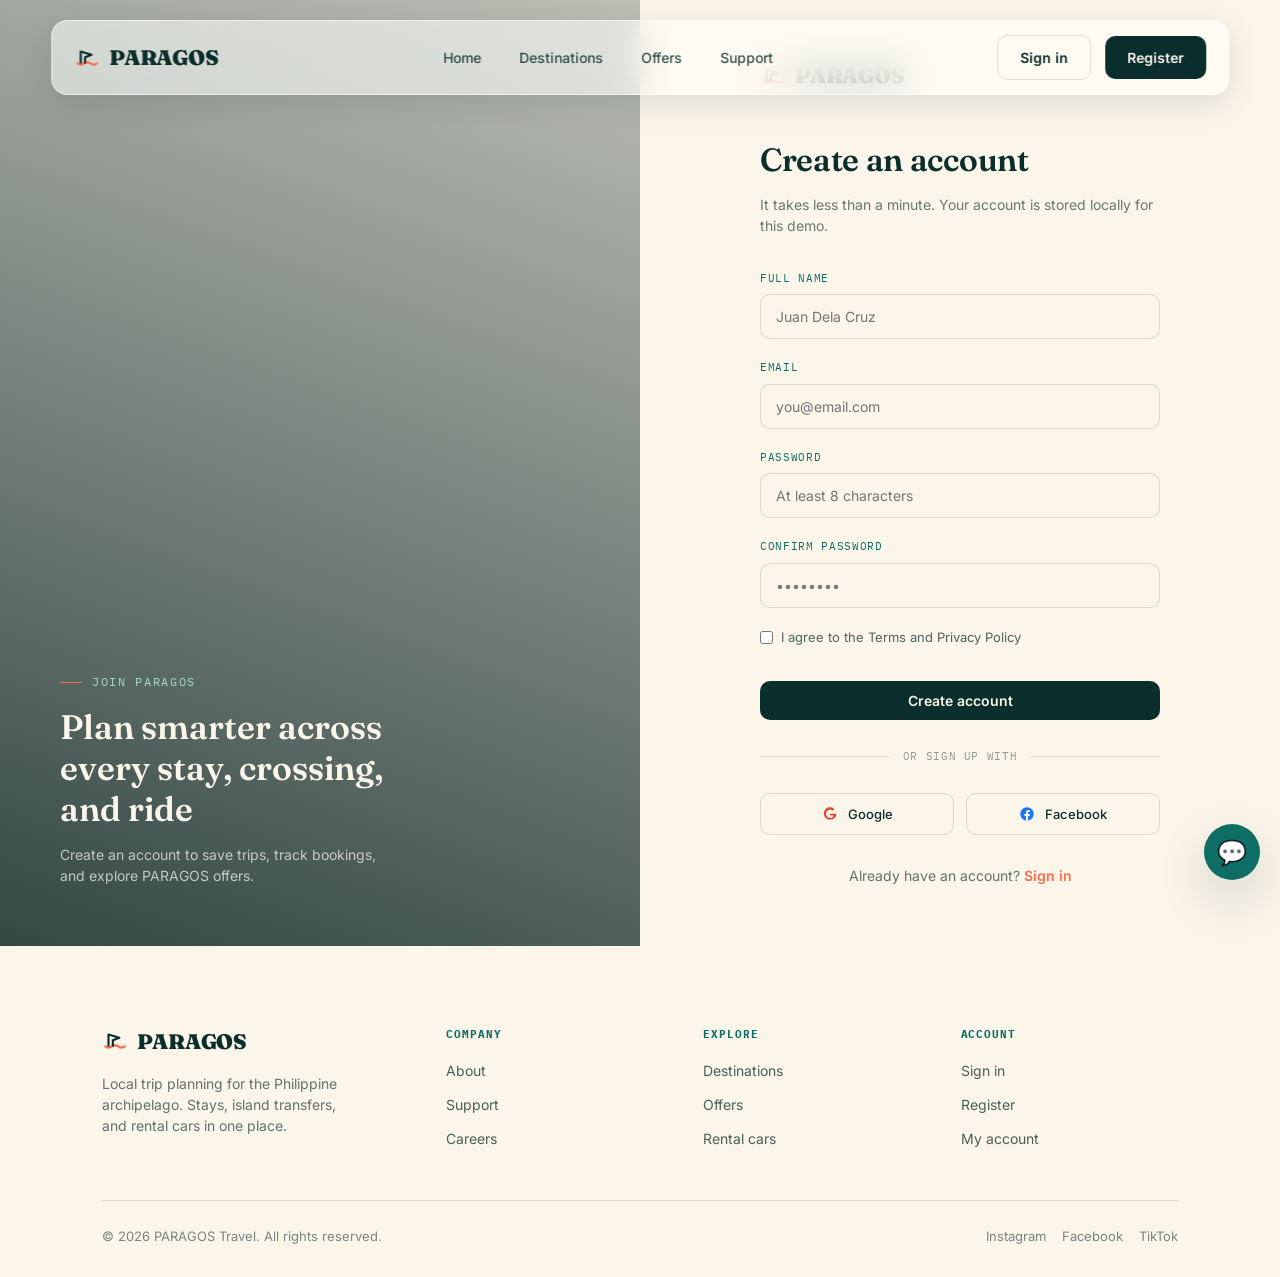
<file: register.html>
<!DOCTYPE html>
<html lang="en">
<head>
<meta charset="UTF-8">
<meta name="viewport" content="width=device-width, initial-scale=1.0">

<title>Register — PARAGOS</title>

<link rel="preconnect" href="https://fonts.googleapis.com">
<link rel="preconnect" href="https://fonts.gstatic.com" crossorigin>

<link href="https://fonts.googleapis.com/css2?family=Fraunces:ital,wght@0,400;0,600;0,900;1,500&family=Inter:wght@400;500;600;700&family=IBM+Plex+Mono:wght@400;500&display=swap" rel="stylesheet">

<link rel="stylesheet" href="assets/style.css">
<link rel="stylesheet" href="assets/pages.css">
</head>

<body>

<!-- NAVBAR -->
<nav class="navbar" id="siteNav" aria-label="Main navigation"></nav>


<!-- AUTHENTICATION AREA -->
<div class="auth-wrap">


  <!-- VISUAL SIDE -->
  <div class="auth-visual">

    <div class="auth-visual-content">

      <div class="eyebrow">
        Join PARAGOS
      </div>

      <h2>
        Plan smarter across every stay, crossing, and ride
      </h2>

      <p>
        Create an account to save trips, track bookings,
        and explore PARAGOS offers.
      </p>

    </div>

  </div>


  <!-- FORM SIDE -->
  <div class="auth-side">

    <div class="auth-card">

      <a href="index.html" class="logo">

        <svg viewBox="0 0 24 24" fill="none">

          <path d="M3 17c2 1.4 4 1.4 6 0s4-1.4 6 0 4 1.4 6 0"
          stroke="#FF6B4A"
          stroke-width="2"
          stroke-linecap="round"/>

          <path d="M6 17V6l10 3-6 2.4V17"
          stroke="#0A2E2C"
          stroke-width="2"
          stroke-linejoin="round"/>

        </svg>

        PARAGOS

      </a>


      <h1>
        Create an account
      </h1>

      <p class="sub">
        It takes less than a minute.
        Your account is stored locally for this demo.
      </p>


      <!-- MESSAGE -->
      <div
        id="registerMessage"
        style="
          display:none;
          padding:12px 14px;
          border-radius:10px;
          font-size:13px;
          margin-bottom:18px;
        ">
      </div>


      <!-- REGISTER FORM -->
      <form
        class="auth-form"
        id="registerForm"
        novalidate>


        <div class="form-field">

          <label for="regName">
            Full name
          </label>

          <input
            type="text"
            id="regName"
            name="name"
            placeholder="Juan Dela Cruz"
            autocomplete="name"
            required>

        </div>


        <div class="form-field">

          <label for="regEmail">
            Email
          </label>

          <input
            type="email"
            id="regEmail"
            name="email"
            placeholder="you@email.com"
            autocomplete="email"
            required>

        </div>


        <div class="form-field">

          <label for="regPassword">
            Password
          </label>

          <input
            type="password"
            id="regPassword"
            name="password"
            placeholder="At least 8 characters"
            minlength="8"
            autocomplete="new-password"
            required>

        </div>


        <div class="form-field">

          <label for="regConfirm">
            Confirm password
          </label>

          <input
            type="password"
            id="regConfirm"
            name="confirmPassword"
            placeholder="••••••••"
            autocomplete="new-password"
            required>

        </div>


        <div class="auth-row">

          <label class="remember">

            <input
              type="checkbox"
              id="regTerms"
              required>

            I agree to the Terms and Privacy Policy

          </label>

        </div>


        <button
          type="submit"
          class="btn btn-primary form-submit"
          id="regSubmit">

          Create account

        </button>

      </form>


      <div class="divider">
        OR SIGN UP WITH
      </div>


      <!-- SOCIAL BUTTONS -->
      <div class="social-row">

        <button
          type="button"
          class="btn-social"
          id="googleSignupBtn">

          <svg width="16" height="16" viewBox="0 0 24 24">

            <path
              fill="#EA4335"
              d="M12 10.2v3.9h5.5c-.24 1.3-1.7 3.8-5.5 3.8-3.3 0-6-2.7-6-6.1s2.7-6.1 6-6.1c1.9 0 3.1.8 3.8 1.5l2.6-2.5C16.7 2.9 14.6 2 12 2 6.9 2 2.8 6.1 2.8 11.2S6.9 20.4 12 20.4c6.9 0 9.3-4.8 9.3-7.4 0-.5-.1-.9-.1-1.3H12Z"/>

          </svg>

          Google

        </button>


        <button
          type="button"
          class="btn-social"
          id="facebookSignupBtn">

          <svg width="16" height="16" viewBox="0 0 24 24">

            <path
              fill="#1877F2"
              d="M22 12.06C22 6.5 17.5 2 12 2S2 6.5 2 12.06c0 5 3.66 9.15 8.44 9.94v-7.03H7.9v-2.9h2.54V9.84c0-2.5 1.5-3.9 3.78-3.9 1.1 0 2.24.2 2.24.2v2.46h-1.26c-1.24 0-1.63.77-1.63 1.56v1.87h2.78l-.44 2.9h-2.34V22c4.78-.8 8.44-4.93 8.44-9.94Z"/>

          </svg>

          Facebook

        </button>

      </div>


      <p class="auth-footer-note">

        Already have an account?

        <a href="signin.html">
          Sign in
        </a>

      </p>

    </div>

  </div>

</div>


<!-- FOOTER -->
<footer>

  <div class="footer-top">


    <div class="footer-brand">

      <a href="index.html" class="logo">

        <svg viewBox="0 0 24 24" fill="none">

          <path d="M3 17c2 1.4 4 1.4 6 0s4-1.4 6 0 4 1.4 6 0"
          stroke="#FF6B4A"
          stroke-width="2"
          stroke-linecap="round"/>

          <path d="M6 17V6l10 3-6 2.4V17"
          stroke="#0A2E2C"
          stroke-width="2"
          stroke-linejoin="round"/>

        </svg>

        PARAGOS

      </a>

      <p>
        Local trip planning for the Philippine archipelago.
        Stays, island transfers, and rental cars in one place.
      </p>

    </div>


    <div class="footer-col">

      <h5>
        Company
      </h5>

      <ul>

        <li>
          <a href="about.html">
            About
          </a>
        </li>

        <li>
          <a href="support.html">
            Support
          </a>
        </li>

        <li>
          <a href="#">
            Careers
          </a>
        </li>

      </ul>

    </div>


    <div class="footer-col">

      <h5>
        Explore
      </h5>

      <ul>

        <li>
          <a href="destinations.html">
            Destinations
          </a>
        </li>

        <li>
          <a href="offers.html">
            Offers
          </a>
        </li>

        <li>
          <a href="booking.html">
            Rental cars
          </a>
        </li>

      </ul>

    </div>


    <div class="footer-col">

      <h5>
        Account
      </h5>

      <ul>

        <li>
          <a href="signin.html">
            Sign in
          </a>
        </li>

        <li>
          <a href="register.html">
            Register
          </a>
        </li>

        <li>
          <a href="authenticated.html">
            My account
          </a>
        </li>

      </ul>

    </div>


  </div>


  <div class="footer-bottom">

    <span>
      © 2026 PARAGOS Travel. All rights reserved.
    </span>

    <div class="socials">

      <a href="#">
        Instagram
      </a>

      <a href="#">
        Facebook
      </a>

      <a href="#">
        TikTok
      </a>

    </div>

  </div>

</footer>


<!-- CENTRAL PARAGOS DATA -->
<script src="assets/data/destinations.js"></script>
<script src="assets/data/stays.js"></script>
<script src="assets/data/vehicles.js"></script>
<script src="assets/data/offers.js"></script>
<script src="assets/data/faqs.js"></script>
<script src="assets/data/policies.js"></script>

<script src="assets/main.js"></script>


<script>
(function(){

  "use strict";


  /* -----------------------------------------
     ELEMENTS
  ----------------------------------------- */

  const form =
    document.getElementById("registerForm");

  const nameInput =
    document.getElementById("regName");

  const emailInput =
    document.getElementById("regEmail");

  const passwordInput =
    document.getElementById("regPassword");

  const confirmInput =
    document.getElementById("regConfirm");

  const termsInput =
    document.getElementById("regTerms");

  const submitButton =
    document.getElementById("regSubmit");

  const message =
    document.getElementById("registerMessage");


  /* -----------------------------------------
     MESSAGE
  ----------------------------------------- */

  function showMessage(text, type){

    if(!message){
      return;
    }

    message.textContent = text;

    message.style.display = "block";


    if(type === "success"){

      message.style.background =
        "rgba(14,110,102,.09)";

      message.style.color =
        "#0E6E66";

    }else{

      message.style.background =
        "rgba(190,70,45,.09)";

      message.style.color =
        "#B44C35";

    }

  }


  function clearMessage(){

    if(message){

      message.textContent = "";
      message.style.display = "none";

    }

  }


  /* -----------------------------------------
     NAV AUTH STATE
  ----------------------------------------- */

  function getSession(){

    if(
      window.PARAGOSAuth &&
      typeof window.PARAGOSAuth.getSession === "function"
    ){

      return window.PARAGOSAuth.getSession();

    }

    if(
      window.KatigAuth &&
      typeof window.KatigAuth.getSession === "function"
    ){

      return window.KatigAuth.getSession();

    }

    return null;

  }


  function updateNav(){

    const session =
      getSession();


    const navUser =
      document.getElementById("navUser");

    const navAuthLink =
      document.getElementById("navAuthLink");

    const navLogout =
      document.getElementById("navLogout");


    if(!session){

      if(navUser){
        navUser.style.display = "none";
      }

      if(navAuthLink){
        navAuthLink.style.display = "inline-flex";
      }

      if(navLogout){
        navLogout.style.display = "none";
      }

      return;

    }


    if(navUser){

      navUser.textContent =
        session.name ||
        session.email ||
        "Account";

      navUser.style.display =
        "inline-flex";

    }


    if(navAuthLink){

      navAuthLink.textContent =
        "My account";

      navAuthLink.href =
        "authenticated.html";

      navAuthLink.classList.remove("btn-ghost");
      navAuthLink.classList.add("btn-ghost");

    }


    if(navLogout){

      navLogout.style.display =
        "inline-flex";


      navLogout.addEventListener(
        "click",
        function(){

          if(
            window.PARAGOSAuth &&
            typeof window.PARAGOSAuth.clearSession === "function"
          ){

            window.PARAGOSAuth.clearSession();

          }else if(
            window.KatigAuth &&
            typeof window.KatigAuth.clearSession === "function"
          ){

            window.KatigAuth.clearSession();

          }


          window.location.href =
            "signin.html";

        }
      );

    }

  }


  updateNav();


  /* -----------------------------------------
     ALREADY SIGNED IN
  ----------------------------------------- */

  const existingSession =
    getSession();


  if(existingSession){

    showMessage(
      "You are already signed in. Redirecting to your account...",
      "success"
    );


    setTimeout(function(){

      window.location.href =
        "authenticated.html";

    }, 700);

  }


  /* -----------------------------------------
     VALIDATION
  ----------------------------------------- */

  function normalizeEmail(email){

    return String(email || "")
      .trim()
      .toLowerCase();

  }


  function isValidEmail(email){

    return /^[^\s@]+@[^\s@]+\.[^\s@]+$/
      .test(email);

  }


  function getUsers(){

    if(
      window.PARAGOSAuth &&
      typeof window.PARAGOSAuth.getUsers === "function"
    ){

      const users =
        window.PARAGOSAuth.getUsers();

      return Array.isArray(users)
        ? users
        : [];

    }


    try{

      const raw =
        localStorage.getItem(
          "paragos:users"
        );


      const parsed =
        raw
          ? JSON.parse(raw)
          : [];


      return Array.isArray(parsed)
        ? parsed
        : [];

    }catch(error){

      return [];

    }

  }


  function userExists(email){

    const normalized =
      normalizeEmail(email);


    return getUsers().some(function(user){

      return normalizeEmail(
        user.email
      ) === normalized;

    });

  }


  /* -----------------------------------------
     REGISTRATION
  ----------------------------------------- */

  if(form){

    form.addEventListener(
      "submit",
      function(event){

        event.preventDefault();

        clearMessage();


        const name =
          String(
            nameInput?.value || ""
          ).trim();


        const email =
          normalizeEmail(
            emailInput?.value
          );


        const password =
          String(
            passwordInput?.value || ""
          );


        const confirmPassword =
          String(
            confirmInput?.value || ""
          );


        const termsAccepted =
          Boolean(
            termsInput?.checked
          );


        /* Name */

        if(name.length < 2){

          showMessage(
            "Please enter your full name.",
            "error"
          );

          nameInput?.focus();

          return;

        }


        /* Email */

        if(!isValidEmail(email)){

          showMessage(
            "Please enter a valid email address.",
            "error"
          );

          emailInput?.focus();

          return;

        }


        /* Existing account */

        if(userExists(email)){

          showMessage(
            "An account with this email already exists. Please sign in instead.",
            "error"
          );

          emailInput?.focus();

          return;

        }


        /* Password */

        if(password.length < 8){

          showMessage(
            "Your password must be at least 8 characters.",
            "error"
          );

          passwordInput?.focus();

          return;

        }


        /* Password confirmation */

        if(password !== confirmPassword){

          showMessage(
            "Your passwords do not match.",
            "error"
          );

          confirmInput?.focus();

          return;

        }


        /* Terms */

        if(!termsAccepted){

          showMessage(
            "Please agree to the Terms and Privacy Policy to continue.",
            "error"
          );

          termsInput?.focus();

          return;

        }


        /* -----------------------------------------
           SAVE ACCOUNT
        ----------------------------------------- */

        submitButton.disabled = true;

        submitButton.textContent =
          "Creating account...";


        try{

          let created = false;


          if(
            window.PARAGOSAuth &&
            typeof window.PARAGOSAuth.register === "function"
          ){

            const result =
              window.PARAGOSAuth.register(
                name,
                email,
                password
              );


            if(result === false){

              throw new Error(
                "Registration failed."
              );

            }


            created = true;

          }else if(
            window.KatigAuth &&
            typeof window.KatigAuth.register === "function"
          ){

            const result =
              window.KatigAuth.register(
                name,
                email,
                password
              );


            if(result === false){

              throw new Error(
                "Registration failed."
              );

            }


            created = true;

          }


          if(!created){

            throw new Error(
              "PARAGOS authentication is unavailable."
            );

          }


          /* -----------------------------------------
             AUTO SIGN-IN
          ----------------------------------------- */

          let signedIn = false;


          if(
            window.PARAGOSAuth &&
            typeof window.PARAGOSAuth.signIn === "function"
          ){

            const result =
              window.PARAGOSAuth.signIn(
                email,
                password
              );


            signedIn =
              result !== false;

          }else if(
            window.KatigAuth &&
            typeof window.KatigAuth.signIn === "function"
          ){

            const result =
              window.KatigAuth.signIn(
                email,
                password
              );


            signedIn =
              result !== false;

          }


          if(!signedIn){

            showMessage(
              "Account created successfully. Please sign in to continue.",
              "success"
            );


            setTimeout(function(){

              window.location.href =
                "signin.html";

            }, 900);

            return;

          }


          showMessage(
            "Account created successfully. Welcome to PARAGOS!",
            "success"
          );


          form.reset();


          setTimeout(function(){

            window.location.href =
              "authenticated.html";

          }, 700);


        }catch(error){

          console.error(
            "PARAGOS registration error:",
            error
          );


          showMessage(
            error.message ||
            "We could not create your account. Please try again.",
            "error"
          );


          submitButton.disabled =
            false;

          submitButton.textContent =
            "Create account";

        }

      }
    );

  }


  /* -----------------------------------------
     SOCIAL SIGN-UP
  ----------------------------------------- */

  const googleButton =
    document.getElementById(
      "googleSignupBtn"
    );


  const facebookButton =
    document.getElementById(
      "facebookSignupBtn"
    );


  function socialDemoMessage(provider){

    showMessage(
      provider +
      " sign-up is not connected in this GitHub Pages demo. Please use the email registration form.",
      "error"
    );

  }


  if(googleButton){

    googleButton.addEventListener(
      "click",
      function(){

        socialDemoMessage(
          "Google"
        );

      }
    );

  }


  if(facebookButton){

    facebookButton.addEventListener(
      "click",
      function(){

        socialDemoMessage(
          "Facebook"
        );

      }
    );

  }


})();
</script>

</body>
</html>
</file>
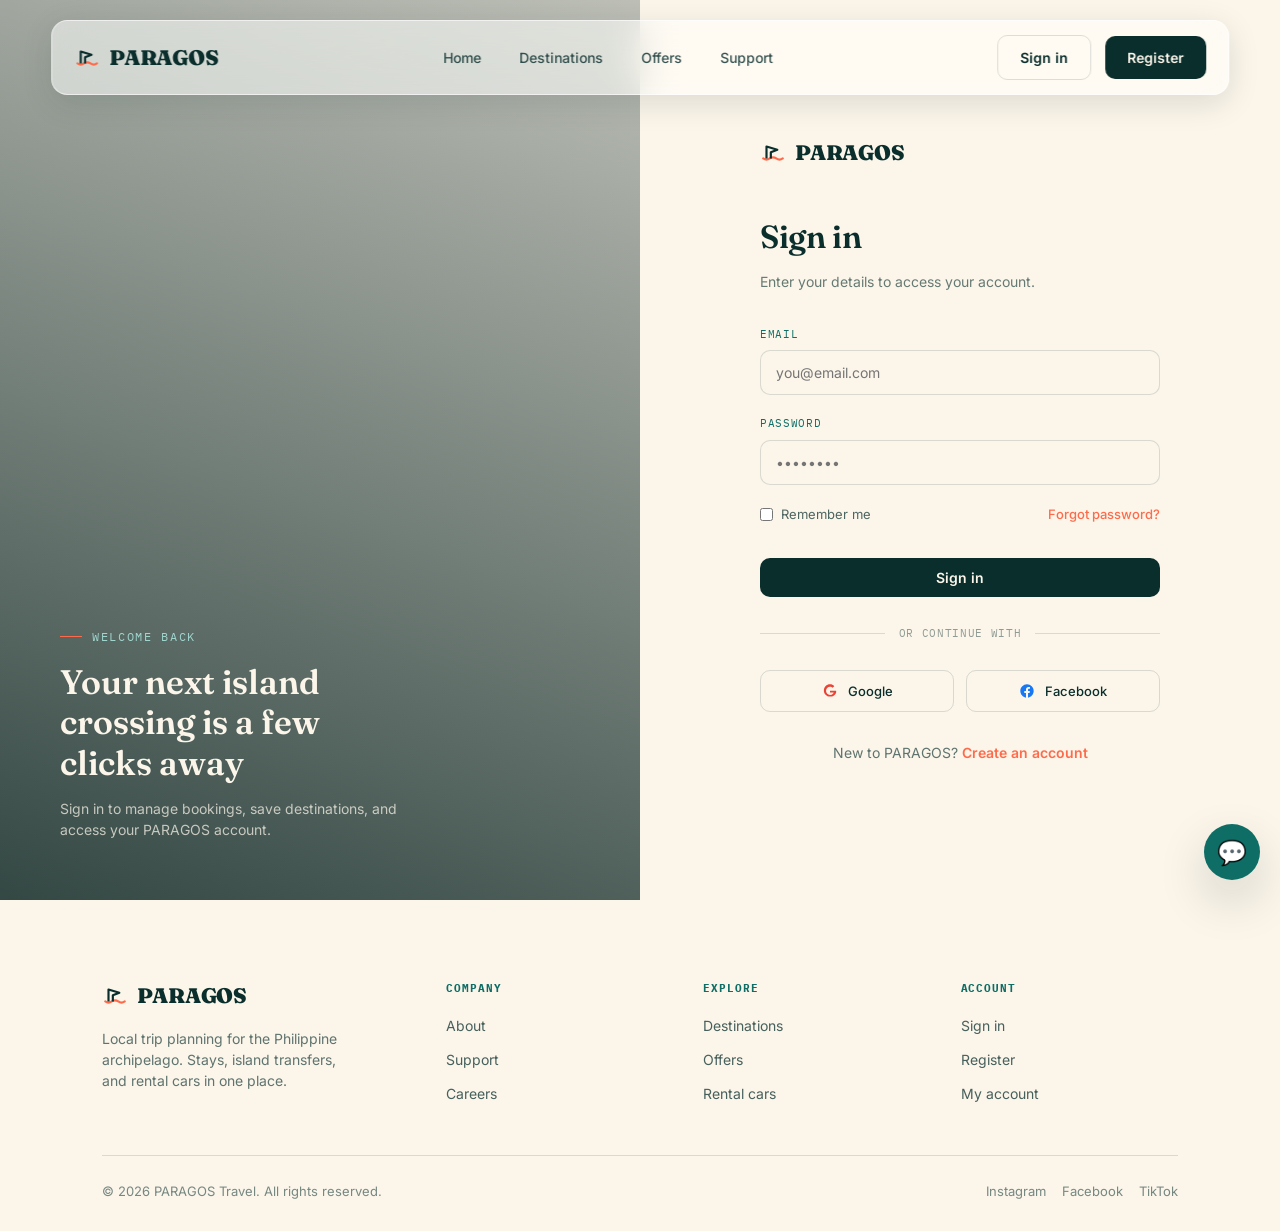
<file: signin.html>
<!DOCTYPE html>
<html lang="en">
<head>
<meta charset="UTF-8">
<meta name="viewport" content="width=device-width, initial-scale=1.0">

<title>Sign in — PARAGOS</title>

<link rel="preconnect" href="https://fonts.googleapis.com">
<link rel="preconnect" href="https://fonts.gstatic.com" crossorigin>

<link href="https://fonts.googleapis.com/css2?family=Fraunces:ital,wght@0,400;0,600;0,900;1,500&family=Inter:wght@400;500;600;700&family=IBM+Plex+Mono:wght@400;500&display=swap" rel="stylesheet">

<link rel="stylesheet" href="assets/style.css">
<link rel="stylesheet" href="assets/pages.css">
</head>

<body>

<!-- NAVBAR -->
<nav class="navbar" id="siteNav" aria-label="Main navigation"></nav>


<!-- AUTHENTICATION AREA -->
<div class="auth-wrap">


  <!-- VISUAL SIDE -->
  <div class="auth-visual">

    <div class="auth-visual-content">

      <div class="eyebrow">
        Welcome back
      </div>

      <h2>
        Your next island crossing is a few clicks away
      </h2>

      <p>
        Sign in to manage bookings, save destinations,
        and access your PARAGOS account.
      </p>

    </div>

  </div>


  <!-- FORM SIDE -->
  <div class="auth-side">

    <div class="auth-card">


      <a href="index.html" class="logo">

        <svg viewBox="0 0 24 24" fill="none">

          <path
            d="M3 17c2 1.4 4 1.4 6 0s4-1.4 6 0 4 1.4 6 0"
            stroke="#FF6B4A"
            stroke-width="2"
            stroke-linecap="round"/>

          <path
            d="M6 17V6l10 3-6 2.4V17"
            stroke="#0A2E2C"
            stroke-width="2"
            stroke-linejoin="round"/>

        </svg>

        PARAGOS

      </a>


      <h1>
        Sign in
      </h1>

      <p class="sub">
        Enter your details to access your account.
      </p>


      <!-- MESSAGE -->
      <div
        id="signinMessage"
        style="
          display:none;
          padding:12px 14px;
          border-radius:10px;
          font-size:13px;
          margin-bottom:18px;
        ">
      </div>


      <!-- SIGN-IN FORM -->
      <form
        class="auth-form"
        id="signinForm"
        novalidate>


        <div class="form-field">

          <label for="loginEmail">
            Email
          </label>

          <input
            type="email"
            id="loginEmail"
            name="email"
            placeholder="you@email.com"
            autocomplete="email"
            required>

        </div>


        <div class="form-field">

          <label for="loginPassword">
            Password
          </label>

          <input
            type="password"
            id="loginPassword"
            name="password"
            placeholder="••••••••"
            autocomplete="current-password"
            required>

        </div>


        <div class="auth-row">

          <label class="remember">

            <input
              type="checkbox"
              id="rememberMe">

            Remember me

          </label>

          <a
            href="#"
            id="forgotPassword">
            Forgot password?
          </a>

        </div>


        <button
          type="submit"
          class="btn btn-primary form-submit"
          id="loginSubmit">

          Sign in

        </button>

      </form>


      <div class="divider">
        OR CONTINUE WITH
      </div>


      <!-- SOCIAL SIGN-IN -->
      <div class="social-row">

        <button
          type="button"
          class="btn-social"
          id="googleSigninBtn">

          <svg width="16" height="16" viewBox="0 0 24 24">

            <path
              fill="#EA4335"
              d="M12 10.2v3.9h5.5c-.24 1.3-1.7 3.8-5.5 3.8-3.3 0-6-2.7-6-6.1s2.7-6.1 6-6.1c1.9 0 3.1.8 3.8 1.5l2.6-2.5C16.7 2.9 14.6 2 12 2 6.9 2 2.8 6.1 2.8 11.2S6.9 20.4 12 20.4c6.9 0 9.3-4.8 9.3-7.4 0-.5-.1-.9-.1-1.3H12Z"/>

          </svg>

          Google

        </button>


        <button
          type="button"
          class="btn-social"
          id="facebookSigninBtn">

          <svg width="16" height="16" viewBox="0 0 24 24">

            <path
              fill="#1877F2"
              d="M22 12.06C22 6.5 17.5 2 12 2S2 6.5 2 12.06c0 5 3.66 9.15 8.44 9.94v-7.03H7.9v-2.9h2.54V9.84c0-2.5 1.5-3.9 3.78-3.9 1.1 0 2.24.2 2.24.2v2.46h-1.26c-1.24 0-1.63.77-1.63 1.56v1.87h2.78l-.44 2.9h-2.34V22c4.78-.8 8.44-4.93 8.44-9.94Z"/>

          </svg>

          Facebook

        </button>

      </div>


      <p class="auth-footer-note">

        New to PARAGOS?

        <a href="register.html">
          Create an account
        </a>

      </p>

    </div>

  </div>

</div>


<!-- FOOTER -->
<footer>

  <div class="footer-top">


    <div class="footer-brand">

      <a href="index.html" class="logo">

        <svg viewBox="0 0 24 24" fill="none">

          <path
            d="M3 17c2 1.4 4 1.4 6 0s4-1.4 6 0 4 1.4 6 0"
            stroke="#FF6B4A"
            stroke-width="2"
            stroke-linecap="round"/>

          <path
            d="M6 17V6l10 3-6 2.4V17"
            stroke="#0A2E2C"
            stroke-width="2"
            stroke-linejoin="round"/>

        </svg>

        PARAGOS

      </a>

      <p>
        Local trip planning for the Philippine archipelago.
        Stays, island transfers, and rental cars in one place.
      </p>

    </div>


    <div class="footer-col">

      <h5>
        Company
      </h5>

      <ul>

        <li>
          <a href="about.html">
            About
          </a>
        </li>

        <li>
          <a href="support.html">
            Support
          </a>
        </li>

        <li>
          <a href="#">
            Careers
          </a>
        </li>

      </ul>

    </div>


    <div class="footer-col">

      <h5>
        Explore
      </h5>

      <ul>

        <li>
          <a href="destinations.html">
            Destinations
          </a>
        </li>

        <li>
          <a href="offers.html">
            Offers
          </a>
        </li>

        <li>
          <a href="booking.html">
            Rental cars
          </a>
        </li>

      </ul>

    </div>


    <div class="footer-col">

      <h5>
        Account
      </h5>

      <ul>

        <li>
          <a href="signin.html">
            Sign in
          </a>
        </li>

        <li>
          <a href="register.html">
            Register
          </a>
        </li>

        <li>
          <a href="authenticated.html">
            My account
          </a>
        </li>

      </ul>

    </div>

  </div>


  <div class="footer-bottom">

    <span>
      © 2026 PARAGOS Travel. All rights reserved.
    </span>

    <div class="socials">

      <a href="#">
        Instagram
      </a>

      <a href="#">
        Facebook
      </a>

      <a href="#">
        TikTok
      </a>

    </div>

  </div>

</footer>


<!-- CENTRAL PARAGOS DATA -->
<script src="assets/data/destinations.js"></script>
<script src="assets/data/stays.js"></script>
<script src="assets/data/vehicles.js"></script>
<script src="assets/data/offers.js"></script>
<script src="assets/data/faqs.js"></script>
<script src="assets/data/policies.js"></script>

<script src="assets/main.js"></script>


<script>
(function(){

  "use strict";


  /* -----------------------------------------
     ELEMENTS
  ----------------------------------------- */

  const form =
    document.getElementById("signinForm");

  const emailInput =
    document.getElementById("loginEmail");

  const passwordInput =
    document.getElementById("loginPassword");

  const rememberInput =
    document.getElementById("rememberMe");

  const submitButton =
    document.getElementById("loginSubmit");

  const message =
    document.getElementById("signinMessage");

  const forgotPassword =
    document.getElementById("forgotPassword");


  /* -----------------------------------------
     MESSAGE
  ----------------------------------------- */

  function showMessage(text, type){

    if(!message){
      return;
    }

    message.textContent =
      text;

    message.style.display =
      "block";


    if(type === "success"){

      message.style.background =
        "rgba(14,110,102,.09)";

      message.style.color =
        "#0E6E66";

    }else{

      message.style.background =
        "rgba(190,70,45,.09)";

      message.style.color =
        "#B44C35";

    }

  }


  function clearMessage(){

    if(message){

      message.textContent =
        "";

      message.style.display =
        "none";

    }

  }


  /* -----------------------------------------
     AUTH HELPERS
  ----------------------------------------- */

  function getAuth(){

    if(window.PARAGOSAuth){
      return window.PARAGOSAuth;
    }

    if(window.KatigAuth){
      return window.KatigAuth;
    }

    return null;

  }


  function getSession(){

    const auth =
      getAuth();


    if(
      auth &&
      typeof auth.getSession === "function"
    ){

      return auth.getSession();

    }

    return null;

  }


  /* -----------------------------------------
     NAVIGATION AUTH STATE
  ----------------------------------------- */

  function setupNav(){

    const session =
      getSession();


    const navUser =
      document.getElementById("navUser");

    const navAuthLink =
      document.getElementById("navAuthLink");

    const navLogout =
      document.getElementById("navLogout");


    if(!session){

      if(navUser){
        navUser.style.display =
          "none";
      }

      if(navAuthLink){

        navAuthLink.textContent =
          "Register";

        navAuthLink.href =
          "register.html";

        navAuthLink.style.display =
          "inline-flex";

      }

      if(navLogout){

        navLogout.style.display =
          "none";

      }

      return;

    }


    if(navUser){

      navUser.textContent =
        session.name ||
        session.email ||
        "Account";

      navUser.style.display =
        "inline-flex";

    }


    if(navAuthLink){

      navAuthLink.textContent =
        "My account";

      navAuthLink.href =
        "authenticated.html";

      navAuthLink.style.display =
        "inline-flex";

    }


    if(navLogout){

      navLogout.style.display =
        "inline-flex";


      navLogout.addEventListener(
        "click",
        function(){

          const auth =
            getAuth();


          if(
            auth &&
            typeof auth.clearSession === "function"
          ){

            auth.clearSession();

          }


          window.location.href =
            "signin.html";

        }
      );

    }

  }


  setupNav();


  /* -----------------------------------------
     ALREADY SIGNED IN
  ----------------------------------------- */

  const currentSession =
    getSession();


  if(currentSession){

    showMessage(
      "You are already signed in. Redirecting to your account...",
      "success"
    );


    if(form){

      const controls =
        form.querySelectorAll(
          "input, button"
        );

      controls.forEach(function(control){

        control.disabled =
          true;

      });

    }


    setTimeout(function(){

      window.location.href =
        "authenticated.html";

    }, 700);

    return;

  }


  /* -----------------------------------------
     NORMALIZE EMAIL
  ----------------------------------------- */

  function normalizeEmail(email){

    return String(email || "")
      .trim()
      .toLowerCase();

  }


  /* -----------------------------------------
     SIGN IN
  ----------------------------------------- */

  if(form){

    form.addEventListener(
      "submit",
      function(event){

        event.preventDefault();

        clearMessage();


        const email =
          normalizeEmail(
            emailInput?.value
          );


        const password =
          String(
            passwordInput?.value || ""
          );


        if(!email){

          showMessage(
            "Please enter your email address.",
            "error"
          );

          emailInput?.focus();

          return;

        }


        if(!/^[^\s@]+@[^\s@]+\.[^\s@]+$/.test(email)){

          showMessage(
            "Please enter a valid email address.",
            "error"
          );

          emailInput?.focus();

          return;

        }


        if(!password){

          showMessage(
            "Please enter your password.",
            "error"
          );

          passwordInput?.focus();

          return;

        }


        const auth =
          getAuth();


        if(
          !auth ||
          typeof auth.signIn !== "function"
        ){

          showMessage(
            "PARAGOS authentication is currently unavailable. Please try again.",
            "error"
          );

          return;

        }


        submitButton.disabled =
          true;

        submitButton.textContent =
          "Signing in...";


        try{

          /*
           * The centralized PARAGOSAuth.signIn()
           * handles the localStorage account lookup
           * and session creation.
           */
          const result =
            auth.signIn(
              email,
              password
            );


          if(!result){

            throw new Error(
              "Invalid email or password."
            );

          }


          /*
           * Remember me is retained as a local
           * preference for this GitHub Pages demo.
           */
          try{

            localStorage.setItem(
              "paragos:remember_me",
              rememberInput?.checked
                ? "true"
                : "false"
            );

          }catch(error){

            /* Ignore storage preference errors. */

          }


          showMessage(
            "Signed in successfully. Welcome back!",
            "success"
          );


          setTimeout(function(){

            window.location.href =
              "authenticated.html";

          }, 500);


        }catch(error){

          console.error(
            "PARAGOS sign-in error:",
            error
          );


          showMessage(
            error.message ||
            "Invalid email or password.",
            "error"
          );


          submitButton.disabled =
            false;

          submitButton.textContent =
            "Sign in";

        }

      }
    );

  }


  /* -----------------------------------------
     FORGOT PASSWORD
  ----------------------------------------- */

  if(forgotPassword){

    forgotPassword.addEventListener(
      "click",
      function(event){

        event.preventDefault();


        showMessage(
          "Password recovery is not connected in this GitHub Pages demo. Please create a new account or contact PARAGOS support.",
          "error"
        );

      }
    );

  }


  /* -----------------------------------------
     SOCIAL SIGN-IN
  ----------------------------------------- */

  const googleButton =
    document.getElementById(
      "googleSigninBtn"
    );


  const facebookButton =
    document.getElementById(
      "facebookSigninBtn"
    );


  function socialDemoMessage(provider){

    showMessage(
      provider +
      " sign-in is not connected in this GitHub Pages demo. Please use your PARAGOS email and password.",
      "error"
    );

  }


  if(googleButton){

    googleButton.addEventListener(
      "click",
      function(){

        socialDemoMessage(
          "Google"
        );

      }
    );

  }


  if(facebookButton){

    facebookButton.addEventListener(
      "click",
      function(){

        socialDemoMessage(
          "Facebook"
        );

      }
    );

  }


})();
</script>

</body>
</html>
</file>
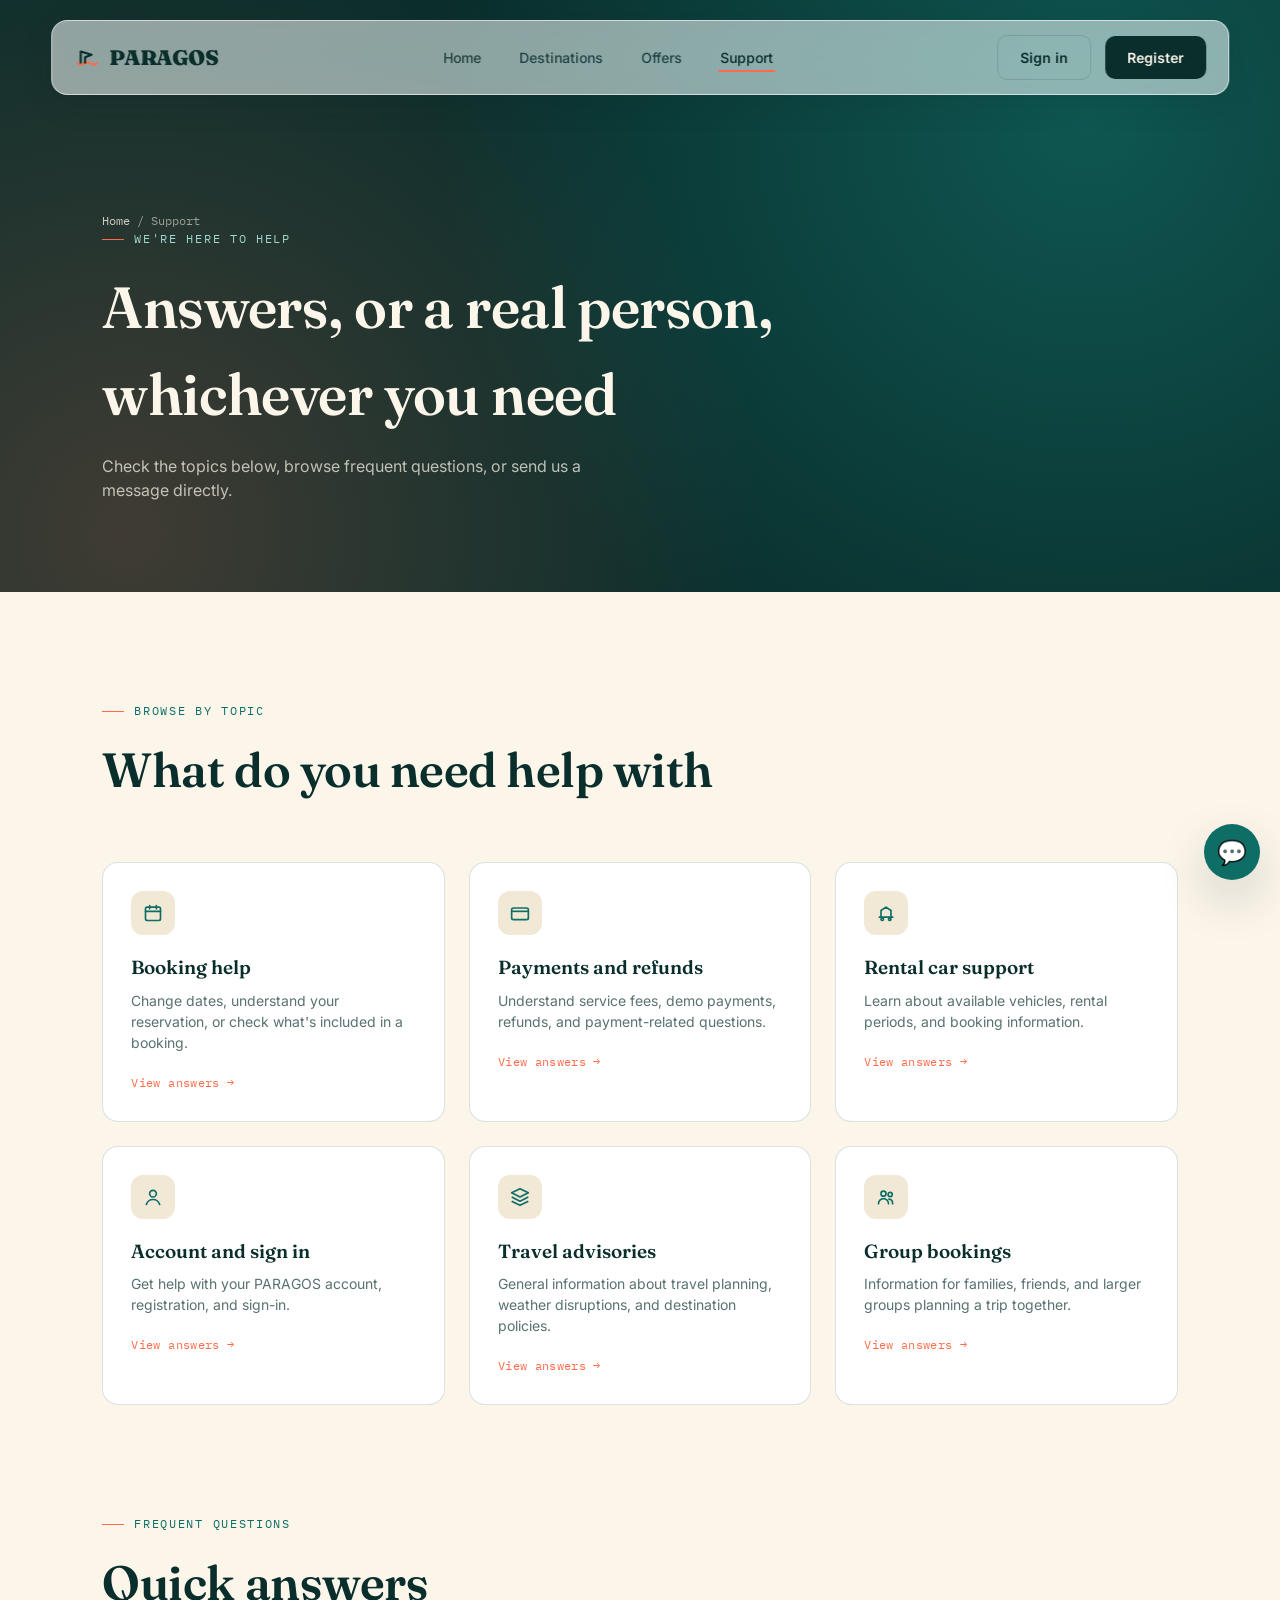
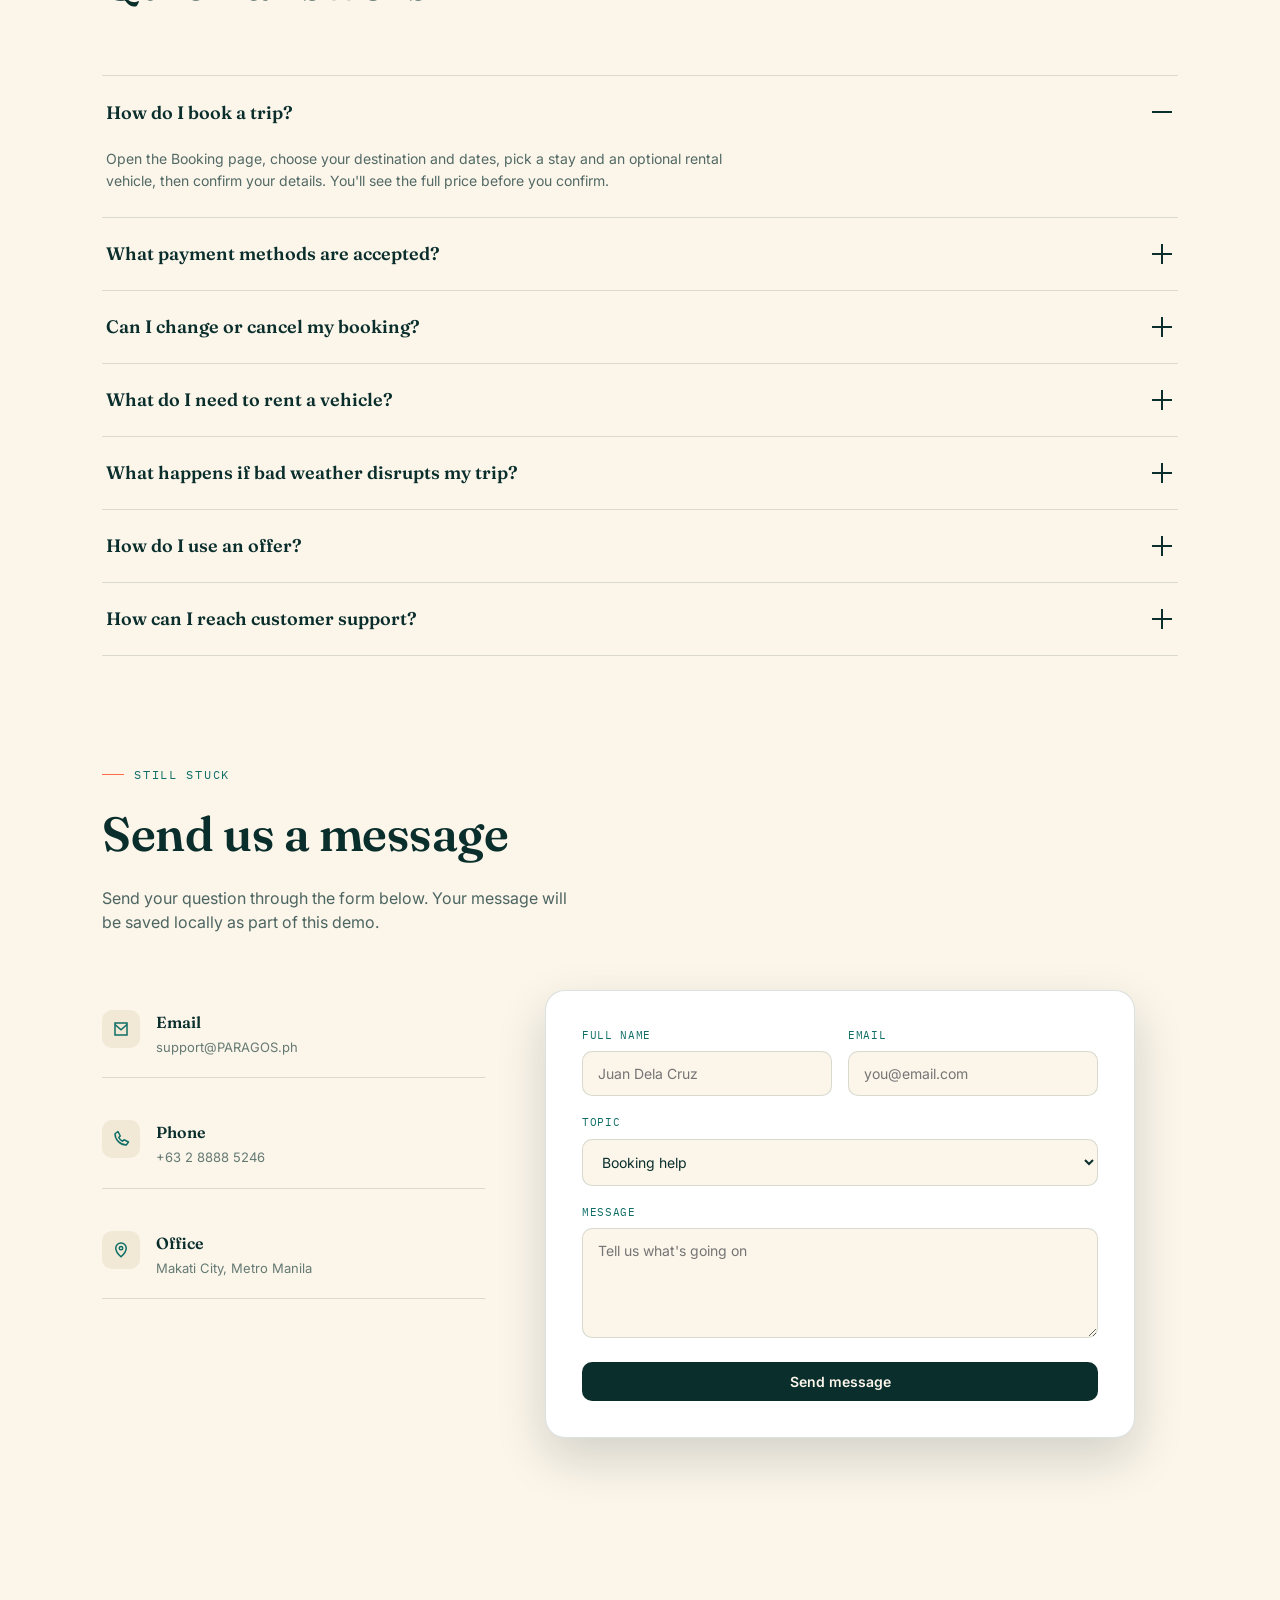
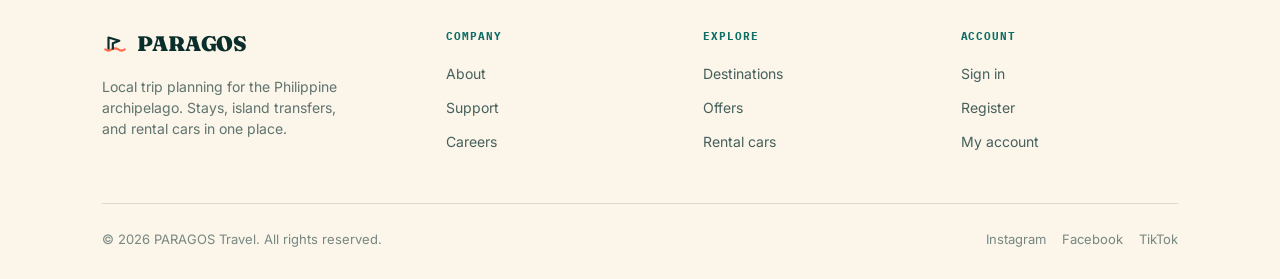
<file: support.html>
<!DOCTYPE html>
<html lang="en">
<head>
<meta charset="UTF-8">
<meta name="viewport" content="width=device-width, initial-scale=1.0">

<title>Support — PARAGOS</title>

<link rel="preconnect" href="https://fonts.googleapis.com">
<link rel="preconnect" href="https://fonts.gstatic.com" crossorigin>

<link href="https://fonts.googleapis.com/css2?family=Fraunces:ital,wght@0,400;0,600;0,900;1,500&family=Inter:wght@400;500;600;700&family=IBM+Plex+Mono:wght@400;500&display=swap" rel="stylesheet">

<link rel="stylesheet" href="assets/style.css">
<link rel="stylesheet" href="assets/pages.css">
</head>

<body>

<!-- NAVBAR -->
<nav class="navbar" id="siteNav" aria-label="Main navigation"></nav>


<!-- PAGE HEADER -->
<header class="page-header">

  <div class="page-header-inner">

    <div class="breadcrumb">
      <a href="index.html">Home</a> / Support
    </div>

    <div class="eyebrow">
      We're here to help
    </div>

    <h1>
      Answers, or a real person, whichever you need
    </h1>

    <p>
      Check the topics below, browse frequent questions,
      or send us a message directly.
    </p>

  </div>

</header>


<!-- SUPPORT TOPICS -->
<section class="section">

  <div class="section-head">

    <div class="eyebrow">
      Browse by topic
    </div>

    <h2>
      What do you need help with
    </h2>

  </div>


  <div class="support-grid">


    <div class="support-card">

      <div class="icon">
        <svg width="20" height="20" viewBox="0 0 24 24" fill="none">
          <rect x="3" y="5" width="18" height="16" rx="2"
          stroke="currentColor" stroke-width="2"/>
          <path d="M3 10h18M8 3v4M16 3v4"
          stroke="currentColor" stroke-width="2"
          stroke-linecap="round"/>
        </svg>
      </div>

      <h4>Booking help</h4>

      <p>
        Change dates, understand your reservation,
        or check what's included in a booking.
      </p>

      <a href="#faq">
        View answers →
      </a>

    </div>


    <div class="support-card">

      <div class="icon">
        <svg width="20" height="20" viewBox="0 0 24 24" fill="none">
          <rect x="2" y="6" width="20" height="14" rx="2"
          stroke="currentColor" stroke-width="2"/>
          <path d="M2 10h20"
          stroke="currentColor" stroke-width="2"/>
        </svg>
      </div>

      <h4>Payments and refunds</h4>

      <p>
        Understand service fees, demo payments,
        refunds, and payment-related questions.
      </p>

      <a href="#faq">
        View answers →
      </a>

    </div>


    <div class="support-card">

      <div class="icon">
        <svg width="20" height="20" viewBox="0 0 24 24" fill="none">
          <path d="M4 17h16M6 17V9l6-4 6 4v8"
          stroke="currentColor"
          stroke-width="2"
          stroke-linecap="round"
          stroke-linejoin="round"/>

          <circle cx="7.5" cy="19.5" r="1.5"
          stroke="currentColor"
          stroke-width="2"/>

          <circle cx="16.5" cy="19.5" r="1.5"
          stroke="currentColor"
          stroke-width="2"/>
        </svg>
      </div>

      <h4>Rental car support</h4>

      <p>
        Learn about available vehicles,
        rental periods, and booking information.
      </p>

      <a href="#faq">
        View answers →
      </a>

    </div>


    <div class="support-card">

      <div class="icon">
        <svg width="20" height="20" viewBox="0 0 24 24" fill="none">
          <circle cx="12" cy="8" r="4"
          stroke="currentColor"
          stroke-width="2"/>

          <path d="M4 21c1.5-4.5 5-6 8-6s6.5 1.5 8 6"
          stroke="currentColor"
          stroke-width="2"
          stroke-linecap="round"/>
        </svg>
      </div>

      <h4>Account and sign in</h4>

      <p>
        Get help with your PARAGOS account,
        registration, and sign-in.
      </p>

      <a href="#faq">
        View answers →
      </a>

    </div>


    <div class="support-card">

      <div class="icon">
        <svg width="20" height="20" viewBox="0 0 24 24" fill="none">
          <path d="M12 2 2 7l10 5 10-5-10-5Z"
          stroke="currentColor"
          stroke-width="2"
          stroke-linejoin="round"/>

          <path d="M2 17l10 5 10-5M2 12l10 5 10-5"
          stroke="currentColor"
          stroke-width="2"
          stroke-linejoin="round"/>
        </svg>
      </div>

      <h4>Travel advisories</h4>

      <p>
        General information about travel planning,
        weather disruptions, and destination policies.
      </p>

      <a href="#faq">
        View answers →
      </a>

    </div>


    <div class="support-card">

      <div class="icon">
        <svg width="20" height="20" viewBox="0 0 24 24" fill="none">

          <circle cx="9" cy="8" r="3"
          stroke="currentColor"
          stroke-width="2"/>

          <circle cx="17" cy="9" r="2.5"
          stroke="currentColor"
          stroke-width="2"/>

          <path d="M3 20c0-3.3 2.7-6 6-6s6 2.7 6 6M15.5 14.5c2.5.3 4.5 2.5 4.5 5.5"
          stroke="currentColor"
          stroke-width="2"
          stroke-linecap="round"/>

        </svg>
      </div>

      <h4>Group bookings</h4>

      <p>
        Information for families, friends,
        and larger groups planning a trip together.
      </p>

      <a href="#faq">
        View answers →
      </a>

    </div>


  </div>

</section>


<!-- FAQ -->
<section class="section" id="faq" style="padding-top:0;">

  <div class="section-head">

    <div class="eyebrow">
      Frequent questions
    </div>

    <h2>
      Quick answers
    </h2>

  </div>


  <div id="faqList" class="faq-list">

    <div style="
      padding:24px;
      text-align:center;
      color:#60716F;
    ">
      Loading frequently asked questions...
    </div>

  </div>

</section>


<!-- CONTACT -->
<section class="section" style="padding-top:0;">

  <div class="section-head">

    <div class="eyebrow">
      Still stuck
    </div>

    <h2>
      Send us a message
    </h2>

    <p>
      Send your question through the form below.
      Your message will be saved locally as part of this demo.
    </p>

  </div>


  <div class="contact-split">


    <div class="contact-info">

      <div class="contact-info-item">

        <div class="icon">
          <svg width="18" height="18" viewBox="0 0 24 24" fill="none">
            <path d="M4 4h16v16H4V4Z"
            stroke="currentColor"
            stroke-width="2"/>

            <path d="M4 6l8 7 8-7"
            stroke="currentColor"
            stroke-width="2"/>
          </svg>
        </div>

        <div>
          <h5>Email</h5>
          <span>support@PARAGOS.ph</span>
        </div>

      </div>


      <div class="contact-info-item">

        <div class="icon">
          <svg width="18" height="18" viewBox="0 0 24 24" fill="none">
            <path d="M4 5c0 8 7 15 15 15l3-4-6-3-2 2c-2-1-4-3-5-5l2-2-3-6-4 3Z"
            stroke="currentColor"
            stroke-width="2"
            stroke-linejoin="round"/>
          </svg>
        </div>

        <div>
          <h5>Phone</h5>
          <span>+63 2 8888 5246</span>
        </div>

      </div>


      <div class="contact-info-item">

        <div class="icon">
          <svg width="18" height="18" viewBox="0 0 24 24" fill="none">

            <path d="M12 21s7-6.3 7-11.5A7 7 0 0 0 5 9.5C5 14.7 12 21 12 21Z"
            stroke="currentColor"
            stroke-width="2"/>

            <circle cx="12" cy="9.5" r="2.3"
            stroke="currentColor"
            stroke-width="2"/>

          </svg>
        </div>

        <div>
          <h5>Office</h5>
          <span>Makati City, Metro Manila</span>
        </div>

      </div>

    </div>


    <div class="form-card">

      <form id="supportForm">

        <div class="form-row">

          <div class="form-field">

            <label for="supportName">
              Full name
            </label>

            <input
              id="supportName"
              name="name"
              type="text"
              placeholder="Juan Dela Cruz"
              required>

          </div>


          <div class="form-field">

            <label for="supportEmail">
              Email
            </label>

            <input
              id="supportEmail"
              name="email"
              type="email"
              placeholder="you@email.com"
              required>

          </div>

        </div>


        <div class="form-field">

          <label for="supportTopic">
            Topic
          </label>

          <select
            id="supportTopic"
            name="topic">

            <option value="Booking help">
              Booking help
            </option>

            <option value="Payments and refunds">
              Payments and refunds
            </option>

            <option value="Rental car support">
              Rental car support
            </option>

            <option value="Account and sign in">
              Account and sign in
            </option>

            <option value="Travel advisories">
              Travel advisories
            </option>

            <option value="Group bookings">
              Group bookings
            </option>

            <option value="Something else">
              Something else
            </option>

          </select>

        </div>


        <div class="form-field">

          <label for="supportMessage">
            Message
          </label>

          <textarea
            id="supportMessage"
            name="message"
            placeholder="Tell us what's going on"
            required></textarea>

        </div>


        <div
          id="supportSuccess"
          style="
            display:none;
            margin-bottom:16px;
            padding:12px 14px;
            border-radius:10px;
            background:rgba(14,110,102,.08);
            color:#0E6E66;
            font-size:.9rem;
            font-weight:600;
          ">
        </div>


        <div
          id="supportError"
          style="
            display:none;
            margin-bottom:16px;
            padding:12px 14px;
            border-radius:10px;
            background:rgba(190,70,45,.08);
            color:#B44C35;
            font-size:.9rem;
            font-weight:600;
          ">
        </div>


        <button
          type="submit"
          class="btn btn-primary form-submit">
          Send message
        </button>

      </form>

    </div>

  </div>

</section>


<!-- FOOTER -->
<footer>

  <div class="footer-top">


    <div class="footer-brand">

      <a href="index.html" class="logo">

        <svg viewBox="0 0 24 24" fill="none">
          <path d="M3 17c2 1.4 4 1.4 6 0s4-1.4 6 0 4 1.4 6 0"
          stroke="#FF6B4A"
          stroke-width="2"
          stroke-linecap="round"/>

          <path d="M6 17V6l10 3-6 2.4V17"
          stroke="#0A2E2C"
          stroke-width="2"
          stroke-linejoin="round"/>
        </svg>

        PARAGOS

      </a>

      <p>
        Local trip planning for the Philippine archipelago.
        Stays, island transfers, and rental cars in one place.
      </p>

    </div>


    <div class="footer-col">

      <h5>Company</h5>

      <ul>
        <li>
          <a href="about.html">
            About
          </a>
        </li>

        <li>
          <a href="support.html">
            Support
          </a>
        </li>

        <li>
          <a href="#">
            Careers
          </a>
        </li>
      </ul>

    </div>


    <div class="footer-col">

      <h5>Explore</h5>

      <ul>

        <li>
          <a href="destinations.html">
            Destinations
          </a>
        </li>

        <li>
          <a href="offers.html">
            Offers
          </a>
        </li>

        <li>
          <a href="booking.html">
            Rental cars
          </a>
        </li>

      </ul>

    </div>


    <div class="footer-col">

      <h5>Account</h5>

      <ul>

        <li>
          <a href="signin.html">
            Sign in
          </a>
        </li>

        <li>
          <a href="register.html">
            Register
          </a>
        </li>

        <li>
          <a href="authenticated.html">
            My account
          </a>
        </li>

      </ul>

    </div>


  </div>


  <div class="footer-bottom">

    <span>
      © 2026 PARAGOS Travel. All rights reserved.
    </span>

    <div class="socials">
      <a href="#">Instagram</a>
      <a href="#">Facebook</a>
      <a href="#">TikTok</a>
    </div>

  </div>

</footer>


<!-- CENTRAL PARAGOS DATA -->
<script src="assets/data/destinations.js"></script>
<script src="assets/data/stays.js"></script>
<script src="assets/data/vehicles.js"></script>
<script src="assets/data/offers.js"></script>
<script src="assets/data/faqs.js"></script>
<script src="assets/data/policies.js"></script>

<script src="assets/main.js"></script>


<script>
(function(){

  /* -----------------------------------------
     PARAGOS DATA
  ----------------------------------------- */

  const data = window.PARAGOS_DATA || {};

  const faqs = Array.isArray(data.faqs)
    ? data.faqs
    : [];

  const policies = Array.isArray(data.policies)
    ? data.policies
    : [];


  /* -----------------------------------------
     HELPERS
  ----------------------------------------- */

  function escapeHTML(value){

    return String(value ?? "")
      .replace(/&/g, "&amp;")
      .replace(/</g, "&lt;")
      .replace(/>/g, "&gt;")
      .replace(/"/g, "&quot;")
      .replace(/'/g, "&#039;");

  }


  function getValue(item, keys, fallback){

    for(const key of keys){

      if(
        item &&
        item[key] !== undefined &&
        item[key] !== null &&
        String(item[key]).trim() !== ""
      ){

        return item[key];

      }

    }

    return fallback;

  }


  /* -----------------------------------------
     NAV AUTH STATE
  ----------------------------------------- */

  const session =
    window.PARAGOSAuth &&
    typeof window.PARAGOSAuth.getSession === "function"
      ? window.PARAGOSAuth.getSession()
      : null;


  const navUser =
    document.getElementById("navUser");

  const navSignIn =
    document.getElementById("navSignIn");

  const navLogout =
    document.getElementById("navLogout");


  if(session){

    if(navUser){

      navUser.textContent =
        session.name ||
        session.email ||
        "Account";

      navUser.style.display = "inline-flex";

    }

    if(navSignIn){

      navSignIn.style.display = "none";

    }

    if(navLogout){

      navLogout.style.display = "inline-flex";

      navLogout.addEventListener("click", function(){

        if(
          window.PARAGOSAuth &&
          typeof window.PARAGOSAuth.clearSession === "function"
        ){

          window.PARAGOSAuth.clearSession();

        }

        window.location.href = "signin.html";

      });

    }

  }


  /* -----------------------------------------
     FAQ DATA
  ----------------------------------------- */

  function normalizeFAQ(item){

    return {

      question: getValue(
        item,
        ["question", "title", "q"],
        "Frequently asked question"
      ),

      answer: getValue(
        item,
        ["answer", "content", "description", "a"],
        "Please contact PARAGOS support for more information."
      ),

      category: getValue(
        item,
        ["category", "type", "topic"],
        ""
      )

    };

  }


  function renderFAQs(){

    const faqList =
      document.getElementById("faqList");

    if(!faqList){
      return;
    }


    if(!faqs.length){

      faqList.innerHTML = `
        <div style="
          padding:24px;
          text-align:center;
          color:#60716F;
        ">
          No FAQ entries are currently available.
          Please send us a message below.
        </div>
      `;

      return;

    }


    faqList.innerHTML =
      faqs.map(function(item, index){

        const faq =
          normalizeFAQ(item);

        return `
          <div class="faq-item ${index === 0 ? "open" : ""}">

            <button
              type="button"
              class="faq-question">

              ${escapeHTML(faq.question)}

              <span class="faq-icon"></span>

            </button>

            <div
              class="faq-answer"
              ${index === 0
                ? 'style="max-height:400px;"'
                : ""
              }>

              <p>
                ${escapeHTML(faq.answer)}
              </p>

            </div>

          </div>
        `;

      }).join("");


    faqList
      .querySelectorAll(".faq-question")
      .forEach(function(button){

        button.addEventListener("click", function(){

          const item =
            button.closest(".faq-item");

          if(!item){
            return;
          }


          const isOpen =
            item.classList.contains("open");


          faqList
            .querySelectorAll(".faq-item")
            .forEach(function(other){

              other.classList.remove("open");

              const answer =
                other.querySelector(".faq-answer");

              if(answer){

                answer.style.maxHeight = null;

              }

            });


          if(!isOpen){

            item.classList.add("open");

            const answer =
              item.querySelector(".faq-answer");

            if(answer){

              answer.style.maxHeight =
                answer.scrollHeight + "px";

            }

          }

        });

      });

  }


  renderFAQs();


  /* -----------------------------------------
     SUPPORT FORM
  ----------------------------------------- */

  const supportForm =
    document.getElementById("supportForm");

  const supportSuccess =
    document.getElementById("supportSuccess");

  const supportError =
    document.getElementById("supportError");


  function showSuccess(message){

    if(supportError){

      supportError.style.display = "none";
      supportError.textContent = "";

    }

    if(supportSuccess){

      supportSuccess.textContent = message;
      supportSuccess.style.display = "block";

    }

  }


  function showError(message){

    if(supportSuccess){

      supportSuccess.style.display = "none";
      supportSuccess.textContent = "";

    }

    if(supportError){

      supportError.textContent = message;
      supportError.style.display = "block";

    }

  }


  if(supportForm){

    /* Prefill account information when signed in */

    if(session){

      const nameInput =
        document.getElementById("supportName");

      const emailInput =
        document.getElementById("supportEmail");


      if(
        nameInput &&
        !nameInput.value &&
        session.name
      ){

        nameInput.value =
          session.name;

      }


      if(
        emailInput &&
        !emailInput.value &&
        session.email
      ){

        emailInput.value =
          session.email;

      }

    }


    supportForm.addEventListener("submit", function(event){

      event.preventDefault();


      const formData =
        new FormData(supportForm);


      const name =
        String(formData.get("name") || "").trim();

      const email =
        String(formData.get("email") || "").trim();

      const topic =
        String(formData.get("topic") || "").trim();

      const message =
        String(formData.get("message") || "").trim();


      if(!name){

        showError("Please enter your full name.");
        return;

      }


      if(!email || !email.includes("@")){

        showError("Please enter a valid email address.");
        return;

      }


      if(!message){

        showError("Please enter a message.");
        return;

      }


      const supportMessage = {

        id:
          "SUP-" +
          Date.now().toString(36).toUpperCase(),

        name,

        email,

        topic,

        message,

        status:
          "open",

        createdAt:
          new Date().toISOString()

      };


      try{

        let messages = [];


        const stored =
          localStorage.getItem(
            "paragos:support_messages"
          );


        if(stored){

          try{

            const parsed =
              JSON.parse(stored);

            if(Array.isArray(parsed)){

              messages = parsed;

            }

          }catch(error){

            messages = [];

          }

        }


        messages.push(supportMessage);


        localStorage.setItem(
          "paragos:support_messages",
          JSON.stringify(messages)
        );


        supportForm.reset();


        if(session){

          const nameInput =
            document.getElementById("supportName");

          const emailInput =
            document.getElementById("supportEmail");


          if(nameInput){
            nameInput.value =
              session.name || "";
          }

          if(emailInput){
            emailInput.value =
              session.email || "";
          }

        }


        showSuccess(
          "Your message has been saved. This PARAGOS demo does not send email yet."
        );


      }catch(error){

        console.error(
          "PARAGOS support message error:",
          error
        );

        showError(
          "We could not save your message on this device. Please try again."
        );

      }

    });

  }


})();
</script>

</body>
</html>
</file>
<file: assets/style.css>
:root{
  --ink:#0A2E2C;
  --midnight:#07211F;
  --lagoon:#17A398;
  --lagoon-deep:#0E6E66;
  --coral:#FF6B4A;
  --sand:#FBF5EA;
  --sand-dim:#F1E8D6;
  --paper:#FFFFFF;
  --line:rgba(10,46,44,0.14);
  --shadow:0 20px 50px rgba(7,33,31,0.16);
}
*{margin:0;padding:0;box-sizing:border-box;}
html{scroll-behavior:smooth;}
body{
  font-family:'Inter',sans-serif;
  background:var(--sand);
  color:var(--ink);
  line-height:1.5;
  -webkit-font-smoothing:antialiased;
}
img{display:block;max-width:100%;}
a{color:inherit;text-decoration:none;}
button{font-family:inherit;cursor:pointer;border:none;background:none;}
input,select{font-family:inherit;}
.eyebrow{
  font-family:'IBM Plex Mono',monospace;
  font-size:12px;
  letter-spacing:0.14em;
  text-transform:uppercase;
  color:var(--lagoon-deep);
  display:flex;
  align-items:center;
  gap:10px;
}
.eyebrow::before{
  content:"";
  width:22px;
  height:1px;
  background:var(--coral);
  display:inline-block;
}
.section{
  padding:110px 8vw;
}
.section-head{
  max-width:640px;
  margin-bottom:56px;
}
.section-head h2{
  font-family:'Fraunces',serif;
  font-weight:600;
  font-size:clamp(32px,4vw,48px);
  margin-top:14px;
  letter-spacing:-0.01em;
}
.section-head p{
  margin-top:16px;
  color:rgba(10,46,44,0.72);
  font-size:16px;
  max-width:480px;
}

.navbar{
  position:fixed;
  top:20px;
  left:50%;
  transform:translateX(-50%);
  width:min(1180px,92vw);
  z-index:100;
  display:flex;
  align-items:center;
  justify-content:space-between;
  padding:14px 22px;
  border-radius:16px;
  background:rgba(255,255,255,0.55);
  backdrop-filter:blur(18px) saturate(160%);
  -webkit-backdrop-filter:blur(18px) saturate(160%);
  border:1px solid rgba(255,255,255,0.6);
  box-shadow:0 8px 32px rgba(7,33,31,0.12);
  transition:background 0.3s ease;
}
.logo{
  display:flex;
  align-items:center;
  gap:9px;
  font-family:'Fraunces',serif;
  font-weight:900;
  font-size:21px;
  letter-spacing:-0.01em;
  color:var(--ink);
}
.logo svg{width:26px;height:26px;}
.nav-links{
  display:flex;
  gap:34px;
  list-style:none;
  font-size:14px;
  font-weight:500;
}
.nav-links a{
  position:relative;
  padding:6px 2px;
  color:var(--ink);
  opacity:0.82;
  transition:opacity 0.2s ease;
}
.nav-links a:hover{opacity:1;}
.nav-links a::after{
  content:"";
  position:absolute;
  left:0;bottom:0;
  width:0;
  height:2px;
  background:var(--coral);
  transition:width 0.25s ease;
}
.nav-links a:hover::after{width:100%;}
.nav-links a.active{opacity:1;}
.nav-links a.active::after{width:100%;}
.nav-links a.active{opacity:1;}
.nav-links a.active::after{width:100%;}
.nav-cta{
  display:flex;
  align-items:center;
  gap:14px;
}
.btn{
  display:inline-flex;
  align-items:center;
  justify-content:center;
  gap:8px;
  padding:11px 22px;
  border-radius:10px;
  font-size:14px;
  font-weight:600;
  transition:transform 0.2s ease, box-shadow 0.2s ease, background 0.2s ease;
}
.btn-primary{
  background:var(--ink);
  color:var(--sand);
}
.btn-primary:hover{transform:translateY(-2px);box-shadow:0 10px 24px rgba(10,46,44,0.28);}
.btn-coral{
  background:var(--coral);
  color:#fff;
}
.btn-coral:hover{transform:translateY(-2px);box-shadow:0 10px 24px rgba(255,107,74,0.38);}
.btn-ghost{
  border:1px solid var(--line);
  color:var(--ink);
}
.btn-ghost:hover{background:rgba(10,46,44,0.05);}
.nav-toggle{
  display:none;
  flex-direction:column;
  gap:5px;
  padding:6px;
}
.nav-toggle span{
  width:22px;height:2px;background:var(--ink);
}

.hero{
  position:relative;
  min-height:100vh;
  display:flex;
  flex-direction:column;
  align-items:center;
  justify-content:center;
  padding:160px 6vw 0;
  overflow:hidden;
}
.hero-bg{
  position:absolute;
  inset:0;
  background:url('https://picsum.photos/seed/katig-hero/1800/1200') center/cover no-repeat;
}
.hero-bg::after{
  content:"";
  position:absolute;
  inset:0;
  background:linear-gradient(180deg, rgba(7,33,31,0.55) 0%, rgba(7,33,31,0.35) 45%, rgba(7,33,31,0.85) 100%);
}
.hero-content{
  position:relative;
  z-index:2;
  text-align:center;
  max-width:840px;
  color:#fff;
}
.hero-content .eyebrow{
  justify-content:center;
  color:#F1E8D6;
}
.hero-content .eyebrow::before{background:var(--coral);}
.hero-content h1{
  font-family:'Fraunces',serif;
  font-weight:600;
  font-size:clamp(40px,6.4vw,80px);
  line-height:1.05;
  letter-spacing:-0.02em;
  margin:20px 0 22px;
}
.hero-content h1 em{
  font-style:italic;
  font-weight:500;
  color:var(--coral);
}
.hero-content p{
  font-size:18px;
  color:rgba(255,255,255,0.86);
  max-width:520px;
  margin:0 auto;
}
.hero-actions{
  margin-top:34px;
  display:flex;
  gap:14px;
}

.search-card{
  position:relative;
  z-index:2;
  margin-top:64px;
  margin-bottom:-64px;
  width:min(980px,90vw);
  background:rgba(255,255,255,0.72);
  backdrop-filter:blur(20px) saturate(160%);
  -webkit-backdrop-filter:blur(20px) saturate(160%);
  border:1px solid rgba(255,255,255,0.65);
  border-radius:20px;
  box-shadow:var(--shadow);
  padding:22px 26px;
  display:grid;
  grid-template-columns:1.3fr 1fr 1fr 1fr auto;
  gap:0;
}
.search-field{
  padding:6px 20px;
  border-right:1px solid rgba(10,46,44,0.14);
  display:flex;
  flex-direction:column;
  gap:6px;
}
.search-field:first-child{padding-left:4px;}
.search-field:last-of-type{border-right:none;}
.search-field label{
  font-family:'IBM Plex Mono',monospace;
  font-size:10.5px;
  letter-spacing:0.08em;
  text-transform:uppercase;
  color:var(--lagoon-deep);
}
.search-field select,.search-field input{
  border:none;
  background:transparent;
  font-size:15px;
  font-weight:600;
  color:var(--ink);
  outline:none;
}
.search-submit{
  display:flex;
  align-items:center;
  justify-content:center;
  padding-left:16px;
}
.search-submit button{
  width:54px;height:54px;
  border-radius:14px;
  background:var(--coral);
  color:#fff;
  display:flex;align-items:center;justify-content:center;
  transition:transform 0.2s ease;
}
.search-submit button:hover{transform:scale(1.06);}

.stats-strip{
  padding:150px 8vw 70px;
  display:grid;
  grid-template-columns:repeat(3,1fr);
  gap:40px;
  border-bottom:1px solid var(--line);
}
.stat h3{
  font-family:'Fraunces',serif;
  font-weight:900;
  font-size:44px;
  color:var(--lagoon-deep);
}
.stat p{
  margin-top:6px;
  font-size:14px;
  color:rgba(10,46,44,0.65);
}

.dest-grid{
  display:grid;
  grid-template-columns:repeat(3,1fr);
  gap:26px;
}
.dest-card{
  position:relative;
  border-radius:18px;
  overflow:hidden;
  aspect-ratio:3/4;
  box-shadow:0 12px 30px rgba(10,46,44,0.14);
  transition:transform 0.35s ease;
}
.dest-card:hover{transform:translateY(-6px);}
.dest-card img{
  width:100%;height:100%;object-fit:cover;
  transition:transform 0.5s ease;
}
.dest-card:hover img{transform:scale(1.08);}
.dest-card-overlay{
  position:absolute;inset:0;
  background:linear-gradient(180deg, transparent 40%, rgba(7,33,31,0.88) 100%);
  display:flex;
  flex-direction:column;
  justify-content:flex-end;
  padding:22px;
  color:#fff;
}
.dest-code{
  align-self:flex-start;
  font-family:'IBM Plex Mono',monospace;
  font-size:11px;
  letter-spacing:0.1em;
  background:rgba(255,255,255,0.18);
  border:1px solid rgba(255,255,255,0.35);
  padding:4px 9px;
  border-radius:6px;
  margin-bottom:10px;
}
.dest-card-overlay h3{
  font-family:'Fraunces',serif;
  font-weight:600;
  font-size:24px;
}
.dest-card-overlay .from{
  margin-top:6px;
  font-size:13px;
  color:rgba(255,255,255,0.78);
}
.dest-card-overlay .from strong{color:var(--coral);font-size:15px;}

.route-section{
  background:var(--ink);
  color:var(--sand);
}
.route-section .eyebrow{color:#9FD6CE;}
.route-section .eyebrow::before{background:var(--coral);}
.route-section .section-head h2{color:var(--sand);}
.route-section .section-head p{color:rgba(251,245,234,0.68);}
.route-strip{
  display:flex;
  align-items:center;
  overflow-x:auto;
  padding-bottom:10px;
  gap:0;
}
.route-stop{
  flex:0 0 auto;
  display:flex;
  flex-direction:column;
  align-items:center;
  text-align:center;
  width:150px;
}
.route-stop .code{
  font-family:'IBM Plex Mono',monospace;
  font-size:13px;
  letter-spacing:0.08em;
  color:var(--coral);
  margin-bottom:10px;
}
.route-dot{
  width:14px;height:14px;
  border-radius:50%;
  background:var(--sand);
  border:3px solid var(--coral);
}
.route-stop h4{
  font-family:'Fraunces',serif;
  font-size:17px;
  font-weight:600;
  margin-top:12px;
}
.route-stop span{
  font-size:12px;
  color:rgba(251,245,234,0.6);
  margin-top:4px;
}
.route-line{
  flex:1 1 auto;
  height:1px;
  min-width:40px;
  background-image:linear-gradient(90deg, rgba(251,245,234,0.5) 50%, transparent 50%);
  background-size:12px 1px;
  margin:0 4px;
  align-self:center;
  margin-bottom:34px;
}

.split{
  display:grid;
  grid-template-columns:1fr 1fr;
  gap:60px;
  align-items:center;
}
.split img{
  border-radius:20px;
  aspect-ratio:4/5;
  object-fit:cover;
  box-shadow:var(--shadow);
}
.stay-grid{
  display:grid;
  grid-template-columns:repeat(3,1fr);
  gap:24px;
}
.stay-card{
  background:var(--paper);
  border-radius:16px;
  overflow:hidden;
  border:1px solid var(--line);
  transition:transform 0.3s ease, box-shadow 0.3s ease;
}
.stay-card:hover{transform:translateY(-4px);box-shadow:var(--shadow);}
.stay-card img{width:100%;height:200px;object-fit:cover;}
.stay-body{padding:20px;}
.stay-tags{display:flex;gap:8px;margin-bottom:10px;}
.tag{
  font-size:11px;
  font-family:'IBM Plex Mono',monospace;
  background:var(--sand-dim);
  color:var(--lagoon-deep);
  padding:4px 8px;
  border-radius:6px;
  letter-spacing:0.04em;
}
.stay-body h4{
  font-family:'Fraunces',serif;
  font-weight:600;
  font-size:19px;
}
.stay-meta{
  display:flex;
  justify-content:space-between;
  align-items:center;
  margin-top:14px;
  padding-top:14px;
  border-top:1px solid var(--line);
}
.rating{
  font-size:13px;
  color:var(--ink);
  display:flex;
  align-items:center;
  gap:5px;
}
.price{
  font-family:'Fraunces',serif;
  font-weight:600;
  font-size:17px;
  color:var(--lagoon-deep);
}

.fleet-list{display:flex;flex-direction:column;gap:0;}
.fleet-item{
  display:flex;
  justify-content:space-between;
  align-items:center;
  padding:20px 0;
  border-bottom:1px solid var(--line);
}
.fleet-item:first-child{padding-top:0;}
.fleet-name{
  font-family:'Fraunces',serif;
  font-weight:600;
  font-size:20px;
}
.fleet-name span{
  display:block;
  font-family:'Inter',sans-serif;
  font-weight:400;
  font-size:13px;
  color:rgba(10,46,44,0.6);
  margin-top:4px;
}
.fleet-price{
  text-align:right;
  font-family:'IBM Plex Mono',monospace;
  color:var(--lagoon-deep);
  font-size:15px;
}
.fleet-price span{
  display:block;
  font-family:'Inter',sans-serif;
  font-size:11px;
  color:rgba(10,46,44,0.5);
  margin-top:2px;
}

.offers-grid{
  display:grid;
  grid-template-columns:repeat(3,1fr);
  gap:28px;
}
.ticket{
  background:var(--paper);
  border-radius:16px;
  box-shadow:0 14px 34px rgba(10,46,44,0.12);
  overflow:hidden;
  position:relative;
}
.ticket-top{
  padding:24px 24px 20px;
}
.ticket-top .eyebrow{margin-bottom:14px;}
.ticket-route{
  display:flex;
  align-items:center;
  justify-content:space-between;
  font-family:'IBM Plex Mono',monospace;
  font-size:22px;
  font-weight:500;
  color:var(--ink);
}
.ticket-route .arrow{color:var(--coral);font-size:16px;}
.ticket-top h4{
  margin-top:14px;
  font-family:'Fraunces',serif;
  font-weight:600;
  font-size:19px;
}
.ticket-perf{
  position:relative;
  height:0;
  border-top:2px dashed var(--line);
  margin:0 24px;
}
.ticket-perf::before,.ticket-perf::after{
  content:"";
  position:absolute;
  top:-11px;
  width:22px;height:22px;
  background:var(--sand);
  border-radius:50%;
}
.ticket-perf::before{left:-34px;}
.ticket-perf::after{right:-34px;}
.ticket-bottom{
  padding:20px 24px 26px;
  display:flex;
  justify-content:space-between;
  align-items:center;
}
.ticket-discount{
  font-family:'Fraunces',serif;
  font-weight:900;
  font-size:26px;
  color:var(--coral);
}
.ticket-discount span{
  display:block;
  font-family:'IBM Plex Mono',monospace;
  font-weight:400;
  font-size:11px;
  color:rgba(10,46,44,0.55);
  margin-top:2px;
}

.testimonial-grid{
  display:grid;
  grid-template-columns:repeat(3,1fr);
  gap:26px;
}
.testimonial{
  background:var(--sand-dim);
  border-radius:16px;
  padding:28px;
}
.testimonial p{
  font-family:'Fraunces',serif;
  font-style:italic;
  font-size:18px;
  line-height:1.5;
  color:var(--ink);
}
.testimonial-author{
  display:flex;
  align-items:center;
  gap:12px;
  margin-top:20px;
}
.avatar{
  width:38px;height:38px;
  border-radius:50%;
  background:var(--lagoon);
  color:#fff;
  display:flex;align-items:center;justify-content:center;
  font-family:'IBM Plex Mono',monospace;
  font-size:13px;
}
.testimonial-author div strong{display:block;font-size:14px;}
.testimonial-author div span{font-size:12px;color:rgba(10,46,44,0.6);}

.newsletter{
  background:linear-gradient(120deg, var(--lagoon-deep), var(--ink));
  border-radius:24px;
  margin:0 8vw;
  padding:70px 8vw;
  text-align:center;
  color:var(--sand);
}
.newsletter .eyebrow{justify-content:center;color:#9FD6CE;}
.newsletter .eyebrow::before{background:var(--coral);}
.newsletter h2{
  font-family:'Fraunces',serif;
  font-weight:600;
  font-size:clamp(28px,4vw,42px);
  margin:16px 0 26px;
}
.newsletter-form{
  display:flex;
  justify-content:center;
  gap:10px;
  max-width:440px;
  margin:0 auto;
}
.newsletter-form input{
  flex:1;
  padding:14px 18px;
  border-radius:10px;
  border:none;
  outline:none;
  font-size:14px;
}

footer{
  padding:80px 8vw 30px;
}
.footer-top{
  display:grid;
  grid-template-columns:1.4fr 1fr 1fr 1fr;
  gap:40px;
  padding-bottom:50px;
  border-bottom:1px solid var(--line);
}
.footer-brand p{
  margin-top:16px;
  font-size:14px;
  color:rgba(10,46,44,0.65);
  max-width:260px;
}
.footer-col h5{
  font-family:'IBM Plex Mono',monospace;
  font-size:11px;
  letter-spacing:0.08em;
  text-transform:uppercase;
  color:var(--lagoon-deep);
  margin-bottom:16px;
}
.footer-col ul{list-style:none;display:flex;flex-direction:column;gap:10px;}
.footer-col a{font-size:14px;color:rgba(10,46,44,0.75);}
.footer-col a:hover{color:var(--coral);}
.footer-bottom{
  display:flex;
  justify-content:space-between;
  align-items:center;
  padding-top:26px;
  font-size:13px;
  color:rgba(10,46,44,0.55);
}
.socials{display:flex;gap:16px;}

@media (max-width:980px){
  .dest-grid,.stay-grid,.offers-grid,.testimonial-grid{grid-template-columns:repeat(2,1fr);}
  .split{grid-template-columns:1fr;}
  .footer-top{grid-template-columns:1fr 1fr;}
  .search-card{grid-template-columns:1fr 1fr;row-gap:16px;}
  .search-field{border-right:none;border-bottom:1px solid rgba(10,46,44,0.14);padding-bottom:14px;}
  .search-submit{grid-column:span 2;justify-content:flex-end;}
}
@media (max-width:720px){
  .nav-links,.nav-cta .btn-ghost{display:none;}
  .nav-toggle{display:flex;}
  .stats-strip{grid-template-columns:1fr;gap:26px;}
  .dest-grid,.stay-grid,.offers-grid,.testimonial-grid{grid-template-columns:1fr;}
  .footer-top{grid-template-columns:1fr;}
  .search-card{grid-template-columns:1fr;}
  .search-submit{grid-column:span 1;justify-content:stretch;}
  .search-submit button{width:100%;border-radius:12px;}
  .section{padding:80px 6vw;}
}
/* Shared navbar additions */
.user-chip{
  display:inline-flex;
  align-items:center;
  max-width:180px;
  padding:9px 14px;
  border-radius:999px;
  background:rgba(10,46,44,0.07);
  color:var(--ink);
  font-size:13px;
  font-weight:600;
  white-space:nowrap;
  overflow:hidden;
  text-overflow:ellipsis;
}
.nav-mobile-only{display:none;}
.nav-mobile-only a,
.nav-mobile-only button{
  display:block;
  width:100%;
  text-align:left;
  font:inherit;
  color:var(--ink);
}
@media (max-width:720px){
  .nav-cta .user-chip,
  .nav-cta .btn-primary,
  .nav-cta .btn-ghost{display:none;}
  .nav-links.open{
    display:flex;
    flex-direction:column;
    gap:6px;
    position:absolute;
    top:calc(100% + 10px);
    left:0;
    right:0;
    padding:14px 22px;
    border-radius:16px;
    background:rgba(255,255,255,0.96);
    border:1px solid var(--line);
    box-shadow:0 8px 32px rgba(7,33,31,0.12);
  }
  .nav-links.open a,
  .nav-links.open button{padding:10px 2px;}
  .nav-links.open .nav-mobile-only{display:block;}
}
</file>
<file: assets/pages.css>
.page-header{
  position:relative;
  padding:190px 8vw 90px;
  background:var(--ink);
  color:var(--sand);
  overflow:hidden;
}
.page-header::before{
  content:"";
  position:absolute;
  inset:0;
  background:radial-gradient(circle at 85% 20%, rgba(23,163,152,0.35), transparent 55%),
             radial-gradient(circle at 10% 90%, rgba(255,107,74,0.22), transparent 50%);
}
.page-header-inner{position:relative;z-index:1;max-width:680px;}
.page-header .eyebrow{color:#9FD6CE;}
.page-header .eyebrow::before{background:var(--coral);}
.page-header h1{
  font-family:'Fraunces',serif;
  font-weight:600;
  font-size:clamp(36px,5vw,58px);
  margin-top:16px;
  letter-spacing:-0.01em;
}
.page-header p{
  margin-top:16px;
  font-size:16px;
  color:rgba(251,245,234,0.72);
  max-width:520px;
}
.breadcrumb{
  font-family:'IBM Plex Mono',monospace;
  font-size:12px;
  color:rgba(251,245,234,0.55);
  margin-top:22px;
}
.breadcrumb a{color:rgba(251,245,234,0.8);}
.breadcrumb a:hover{color:var(--coral);}

.filter-bar{
  display:flex;
  flex-wrap:wrap;
  gap:12px;
  align-items:center;
  justify-content:space-between;
  padding:20px 8vw;
  border-bottom:1px solid var(--line);
  position:sticky;
  top:0;
  background:rgba(251,245,234,0.92);
  backdrop-filter:blur(10px);
  z-index:40;
}
.filter-chips{
  display:flex;
  flex-wrap:wrap;
  gap:10px;
}
.chip{
  font-family:'IBM Plex Mono',monospace;
  font-size:12px;
  letter-spacing:0.03em;
  padding:9px 16px;
  border-radius:100px;
  border:1px solid var(--line);
  color:var(--ink);
  transition:background 0.2s ease, color 0.2s ease, border-color 0.2s ease;
}
.chip.active{
  background:var(--ink);
  color:var(--sand);
  border-color:var(--ink);
}
.chip:hover:not(.active){border-color:var(--lagoon);}
.filter-sort{
  display:flex;
  align-items:center;
  gap:10px;
  font-size:13px;
  color:rgba(10,46,44,0.6);
}
.filter-sort select{
  border:1px solid var(--line);
  border-radius:8px;
  padding:8px 12px;
  font-size:13px;
  color:var(--ink);
  background:var(--paper);
}

.pagination{
  display:flex;
  justify-content:center;
  align-items:center;
  gap:8px;
  margin-top:56px;
}
.page-num{
  width:38px;height:38px;
  border-radius:10px;
  display:flex;
  align-items:center;
  justify-content:center;
  font-family:'IBM Plex Mono',monospace;
  font-size:13px;
  border:1px solid var(--line);
  color:var(--ink);
  transition:background 0.2s ease,color 0.2s ease;
}
.page-num.active{background:var(--ink);color:var(--sand);border-color:var(--ink);}
.page-num:hover:not(.active){border-color:var(--lagoon);}
.page-nav{
  font-family:'IBM Plex Mono',monospace;
  font-size:12px;
  letter-spacing:0.05em;
  color:var(--ink);
  padding:9px 16px;
  border:1px solid var(--line);
  border-radius:10px;
}
.page-nav:hover{border-color:var(--lagoon);}

.support-grid{
  display:grid;
  grid-template-columns:repeat(3,1fr);
  gap:24px;
}
.support-card{
  background:var(--paper);
  border:1px solid var(--line);
  border-radius:16px;
  padding:28px;
  transition:transform 0.25s ease,box-shadow 0.25s ease;
}
.support-card:hover{transform:translateY(-4px);box-shadow:var(--shadow);}
.support-card .icon{
  width:44px;height:44px;
  border-radius:12px;
  background:var(--sand-dim);
  display:flex;align-items:center;justify-content:center;
  color:var(--lagoon-deep);
  margin-bottom:18px;
}
.support-card h4{
  font-family:'Fraunces',serif;
  font-weight:600;
  font-size:19px;
  margin-bottom:8px;
}
.support-card p{
  font-size:14px;
  color:rgba(10,46,44,0.68);
  margin-bottom:16px;
}
.support-card a{
  font-family:'IBM Plex Mono',monospace;
  font-size:12px;
  color:var(--coral);
  letter-spacing:0.03em;
}

.faq-list{
  display:flex;
  flex-direction:column;
  border-top:1px solid var(--line);
}
.faq-item{
  border-bottom:1px solid var(--line);
}
.faq-question{
  width:100%;
  display:flex;
  justify-content:space-between;
  align-items:center;
  padding:24px 4px;
  text-align:left;
  font-family:'Fraunces',serif;
  font-weight:600;
  font-size:18px;
  color:var(--ink);
}
.faq-icon{
  width:24px;height:24px;
  flex:0 0 auto;
  position:relative;
  margin-left:20px;
}
.faq-icon::before,.faq-icon::after{
  content:"";
  position:absolute;
  background:var(--ink);
  transition:transform 0.3s ease, opacity 0.3s ease;
}
.faq-icon::before{top:11px;left:2px;right:2px;height:2px;}
.faq-icon::after{left:11px;top:2px;bottom:2px;width:2px;}
.faq-item.open .faq-icon::after{transform:rotate(90deg);opacity:0;}
.faq-answer{
  max-height:0;
  overflow:hidden;
  transition:max-height 0.35s ease;
}
.faq-answer p{
  padding:0 4px 24px;
  font-size:14px;
  color:rgba(10,46,44,0.7);
  max-width:640px;
  line-height:1.6;
}

.contact-split{
  display:grid;
  grid-template-columns:0.9fr 1.1fr;
  gap:60px;
}
.contact-info{display:flex;flex-direction:column;gap:22px;}
.contact-info-item{
  display:flex;
  gap:16px;
  align-items:flex-start;
  padding:20px 0;
  border-bottom:1px solid var(--line);
}
.contact-info-item .icon{
  width:38px;height:38px;
  border-radius:10px;
  background:var(--sand-dim);
  color:var(--lagoon-deep);
  display:flex;align-items:center;justify-content:center;
  flex:0 0 auto;
}
.contact-info-item h5{
  font-family:'Fraunces',serif;
  font-weight:600;
  font-size:16px;
}
.contact-info-item span{
  display:block;
  font-size:13px;
  color:rgba(10,46,44,0.62);
  margin-top:4px;
}
.form-card{
  background:var(--paper);
  border:1px solid var(--line);
  border-radius:20px;
  padding:36px;
  box-shadow:var(--shadow);
}
.form-row{
  display:grid;
  grid-template-columns:1fr 1fr;
  gap:16px;
}
.form-field{
  display:flex;
  flex-direction:column;
  gap:8px;
  margin-bottom:18px;
}
.form-field label{
  font-family:'IBM Plex Mono',monospace;
  font-size:11px;
  letter-spacing:0.06em;
  text-transform:uppercase;
  color:var(--lagoon-deep);
}
.form-field input,.form-field select,.form-field textarea{
  border:1px solid var(--line);
  border-radius:10px;
  padding:13px 15px;
  font-size:14px;
  color:var(--ink);
  outline:none;
  background:var(--sand);
  transition:border-color 0.2s ease;
  font-family:'Inter',sans-serif;
}
.form-field input:focus,.form-field select:focus,.form-field textarea:focus{
  border-color:var(--lagoon);
}
.form-field textarea{resize:vertical;min-height:110px;}
.form-submit{width:100%;margin-top:6px;}

.auth-wrap{
  min-height:100vh;
  display:grid;
  grid-template-columns:1fr 1fr;
}
.auth-visual{
  position:relative;
  background:url('https://picsum.photos/seed/katig-auth/1000/1400') center/cover no-repeat;
}
.auth-visual::after{
  content:"";
  position:absolute;
  inset:0;
  background:linear-gradient(200deg, rgba(7,33,31,0.25), rgba(7,33,31,0.82));
}
.auth-visual-content{
  position:relative;
  z-index:1;
  height:100%;
  display:flex;
  flex-direction:column;
  justify-content:flex-end;
  padding:60px;
  color:var(--sand);
}
.auth-visual-content .eyebrow{color:#9FD6CE;margin-bottom:16px;}
.auth-visual-content .eyebrow::before{background:var(--coral);}
.auth-visual-content h2{
  font-family:'Fraunces',serif;
  font-weight:600;
  font-size:34px;
  max-width:340px;
  line-height:1.2;
}
.auth-visual-content p{
  margin-top:14px;
  font-size:14px;
  color:rgba(251,245,234,0.72);
  max-width:340px;
}
.auth-side{
  display:flex;
  align-items:center;
  justify-content:center;
  padding:60px 8vw;
}
.auth-card{width:100%;max-width:400px;}
.auth-card .logo{margin-bottom:44px;}
.auth-card h1{
  font-family:'Fraunces',serif;
  font-weight:600;
  font-size:32px;
  letter-spacing:-0.01em;
}
.auth-card .sub{
  margin-top:10px;
  font-size:14px;
  color:rgba(10,46,44,0.62);
  margin-bottom:34px;
}
.auth-form .form-field{margin-bottom:20px;}
.auth-row{
  display:flex;
  justify-content:space-between;
  align-items:center;
  font-size:13px;
  margin-bottom:28px;
}
.remember{
  display:flex;
  align-items:center;
  gap:8px;
  color:rgba(10,46,44,0.72);
}
.remember input{accent-color:var(--lagoon-deep);}
.auth-row a{color:var(--coral);font-weight:500;}
.divider{
  display:flex;
  align-items:center;
  gap:14px;
  margin:28px 0;
  font-family:'IBM Plex Mono',monospace;
  font-size:11px;
  letter-spacing:0.06em;
  color:rgba(10,46,44,0.45);
}
.divider::before,.divider::after{
  content:"";
  flex:1;
  height:1px;
  background:var(--line);
}
.social-row{
  display:grid;
  grid-template-columns:1fr 1fr;
  gap:12px;
}
.btn-social{
  display:flex;
  align-items:center;
  justify-content:center;
  gap:10px;
  padding:12px;
  border:1px solid var(--line);
  border-radius:10px;
  font-size:13px;
  font-weight:500;
  color:var(--ink);
  transition:border-color 0.2s ease,background 0.2s ease;
}
.btn-social:hover{border-color:var(--lagoon);background:var(--sand-dim);}
.auth-footer-note{
  text-align:center;
  margin-top:30px;
  font-size:14px;
  color:rgba(10,46,44,0.65);
}
.auth-footer-note a{color:var(--coral);font-weight:600;}

@media (max-width:980px){
  .contact-split{grid-template-columns:1fr;}
  .support-grid{grid-template-columns:1fr 1fr;}
  .auth-wrap{grid-template-columns:1fr;}
  .auth-visual{display:none;}
}
@media (max-width:720px){
  .form-row{grid-template-columns:1fr;}
  .support-grid{grid-template-columns:1fr;}
  .filter-bar{flex-direction:column;align-items:flex-start;}
  .page-header{padding:150px 6vw 60px;}
}

.stepper{
  display:flex;
  align-items:center;
  margin-bottom:56px;
}
.step{
  display:flex;
  align-items:center;
  gap:10px;
  flex:0 0 auto;
}
.step-num{
  width:32px;height:32px;
  border-radius:50%;
  display:flex;
  align-items:center;
  justify-content:center;
  font-family:'IBM Plex Mono',monospace;
  font-size:13px;
  border:1px solid var(--line);
  color:var(--ink);
  background:var(--paper);
}
.step.active .step-num{background:var(--ink);color:var(--sand);border-color:var(--ink);}
.step.done .step-num{background:var(--lagoon-deep);color:#fff;border-color:var(--lagoon-deep);}
.step-label{font-size:13px;font-weight:500;color:rgba(10,46,44,0.7);}
.step.active .step-label{color:var(--ink);font-weight:600;}
.step-line{flex:1 1 auto;height:1px;background:var(--line);margin:0 14px;}

.booking-layout{
  display:grid;
  grid-template-columns:1.6fr 1fr;
  gap:48px;
  align-items:start;
}
.booking-step{margin-bottom:56px;}
.booking-step:last-child{margin-bottom:0;}
.booking-step .eyebrow{margin-bottom:12px;}
.booking-step h3{
  font-family:'Fraunces',serif;
  font-weight:600;
  font-size:24px;
  margin-bottom:22px;
}
.select-grid{
  display:grid;
  grid-template-columns:repeat(3,1fr);
  gap:16px;
}
.select-card{
  position:relative;
  border:1px solid var(--line);
  border-radius:14px;
  overflow:hidden;
  background:var(--paper);
  cursor:pointer;
  transition:border-color 0.2s ease,box-shadow 0.2s ease;
}
.select-card:hover{border-color:var(--lagoon);}
.select-card.selected{border-color:var(--lagoon-deep);box-shadow:0 10px 24px rgba(23,163,152,0.18);}
.select-card img{width:100%;height:120px;object-fit:cover;}
.select-card-body{padding:14px 16px 16px;}
.select-card-body h4{
  font-family:'Fraunces',serif;
  font-weight:600;
  font-size:16px;
}
.select-card-body span{
  display:block;
  font-family:'IBM Plex Mono',monospace;
  font-size:12px;
  color:var(--lagoon-deep);
  margin-top:6px;
}
.radio-dot{
  position:absolute;
  top:12px;right:12px;
  width:20px;height:20px;
  border-radius:50%;
  border:2px solid rgba(255,255,255,0.85);
  background:rgba(10,46,44,0.35);
  z-index:2;
}
.select-card.selected .radio-dot{background:var(--lagoon-deep);border-color:var(--lagoon-deep);}
.select-card-noimg{padding:26px 16px;text-align:center;}
.select-card-noimg .radio-dot{position:static;margin:0 auto 14px;background:rgba(10,46,44,0.15);}
.select-card-noimg.selected .radio-dot{background:var(--lagoon-deep);}

.summary-card{
  position:sticky;
  top:110px;
  background:var(--paper);
  border-radius:20px;
  box-shadow:var(--shadow);
  padding:28px;
}
.summary-card .eyebrow{margin-bottom:14px;}
.summary-route{
  font-family:'IBM Plex Mono',monospace;
  font-size:19px;
  font-weight:500;
  display:flex;
  align-items:center;
  gap:10px;
  color:var(--ink);
}
.summary-route .arrow{color:var(--coral);font-size:15px;}
.summary-meta{
  margin-top:14px;
  display:flex;
  flex-direction:column;
  gap:8px;
}
.summary-meta div{
  display:flex;
  justify-content:space-between;
  font-size:13px;
  color:rgba(10,46,44,0.65);
}
.summary-meta div span:last-child{color:var(--ink);font-weight:500;}
.summary-perf{
  position:relative;
  height:0;
  border-top:2px dashed var(--line);
  margin:22px -28px;
}
.summary-perf::before,.summary-perf::after{
  content:"";
  position:absolute;
  top:-11px;
  width:22px;height:22px;
  background:var(--sand);
  border-radius:50%;
}
.summary-perf::before{left:-11px;}
.summary-perf::after{right:-11px;}
.summary-row{
  display:flex;
  justify-content:space-between;
  padding:9px 0;
  font-size:14px;
  color:rgba(10,46,44,0.75);
}
.summary-row.discount{color:var(--coral);}
.promo-row{
  display:flex;
  gap:8px;
  margin:18px 0 6px;
}
.promo-row input{
  flex:1;
  border:1px solid var(--line);
  border-radius:8px;
  padding:10px 12px;
  font-size:13px;
  background:var(--sand);
  outline:none;
}
.promo-row button{
  padding:10px 16px;
  border-radius:8px;
  border:1px solid var(--line);
  font-size:12px;
  font-weight:600;
  color:var(--ink);
}
.promo-row button:hover{border-color:var(--lagoon);}
.summary-total{
  display:flex;
  justify-content:space-between;
  align-items:baseline;
  margin-top:16px;
  padding-top:16px;
  border-top:1px solid var(--line);
}
.summary-total span:first-child{
  font-size:13px;
  color:rgba(10,46,44,0.6);
}
.summary-total span:last-child{
  font-family:'Fraunces',serif;
  font-weight:600;
  font-size:24px;
  color:var(--ink);
}
.summary-note{
  margin-top:16px;
  font-size:12px;
  color:rgba(10,46,44,0.5);
  line-height:1.5;
}

.team-grid{
  display:grid;
  grid-template-columns:repeat(4,1fr);
  gap:24px;
}
.team-card{text-align:center;}
.team-avatar{
  width:76px;height:76px;
  border-radius:50%;
  background:var(--lagoon);
  color:#fff;
  display:flex;
  align-items:center;
  justify-content:center;
  font-family:'IBM Plex Mono',monospace;
  font-size:20px;
  margin:0 auto 16px;
}
.team-card h5{
  font-family:'Fraunces',serif;
  font-weight:600;
  font-size:17px;
}
.team-card span{
  display:block;
  font-size:13px;
  color:rgba(10,46,44,0.6);
  margin-top:4px;
}

.story-quote{
  font-family:'Fraunces',serif;
  font-style:italic;
  font-size:20px;
  line-height:1.5;
  color:var(--ink);
  border-left:2px solid var(--coral);
  padding-left:20px;
  margin-top:24px;
}

@media (max-width:980px){
  .booking-layout{grid-template-columns:1fr;}
  .summary-card{position:static;}
  .select-grid{grid-template-columns:1fr 1fr;}
  .team-grid{grid-template-columns:1fr 1fr;}
}
@media (max-width:720px){
  .select-grid{grid-template-columns:1fr;}
  .team-grid{grid-template-columns:1fr;}
  .stepper{overflow-x:auto;}
}
</file>
